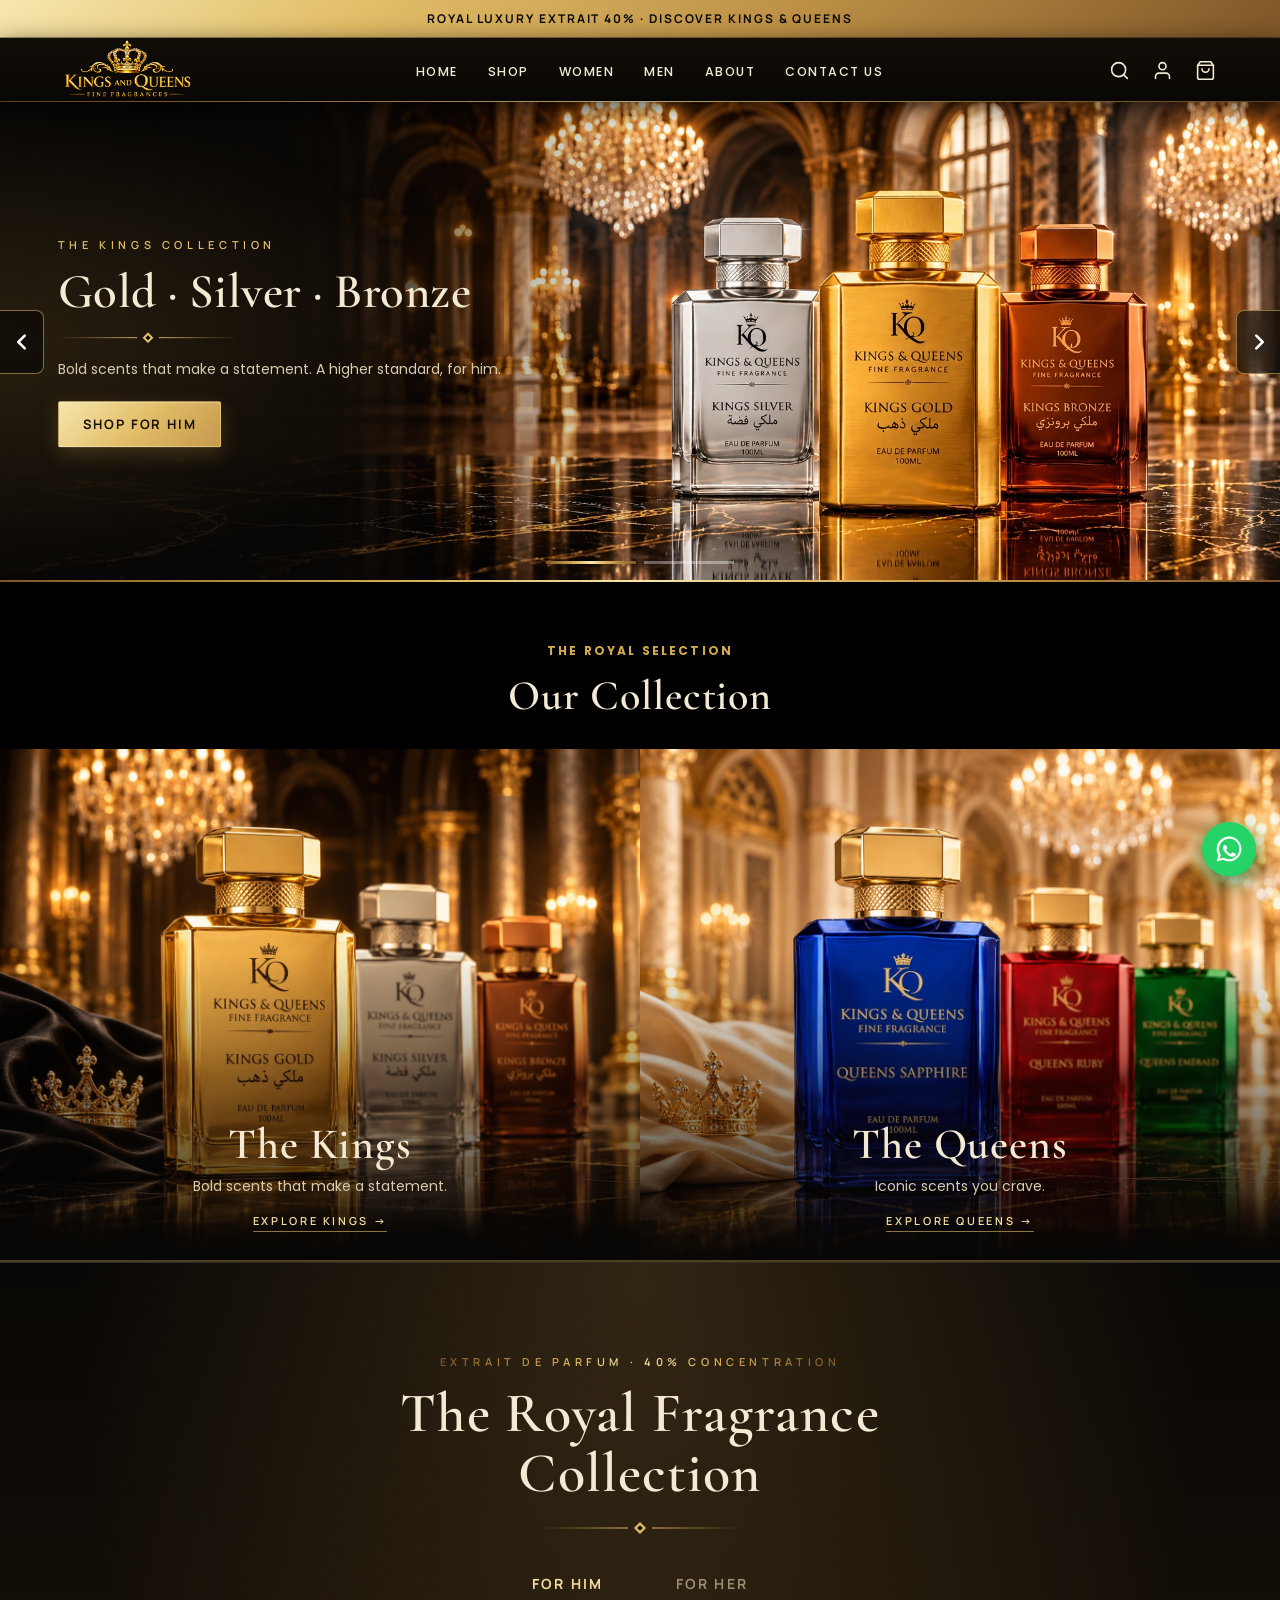
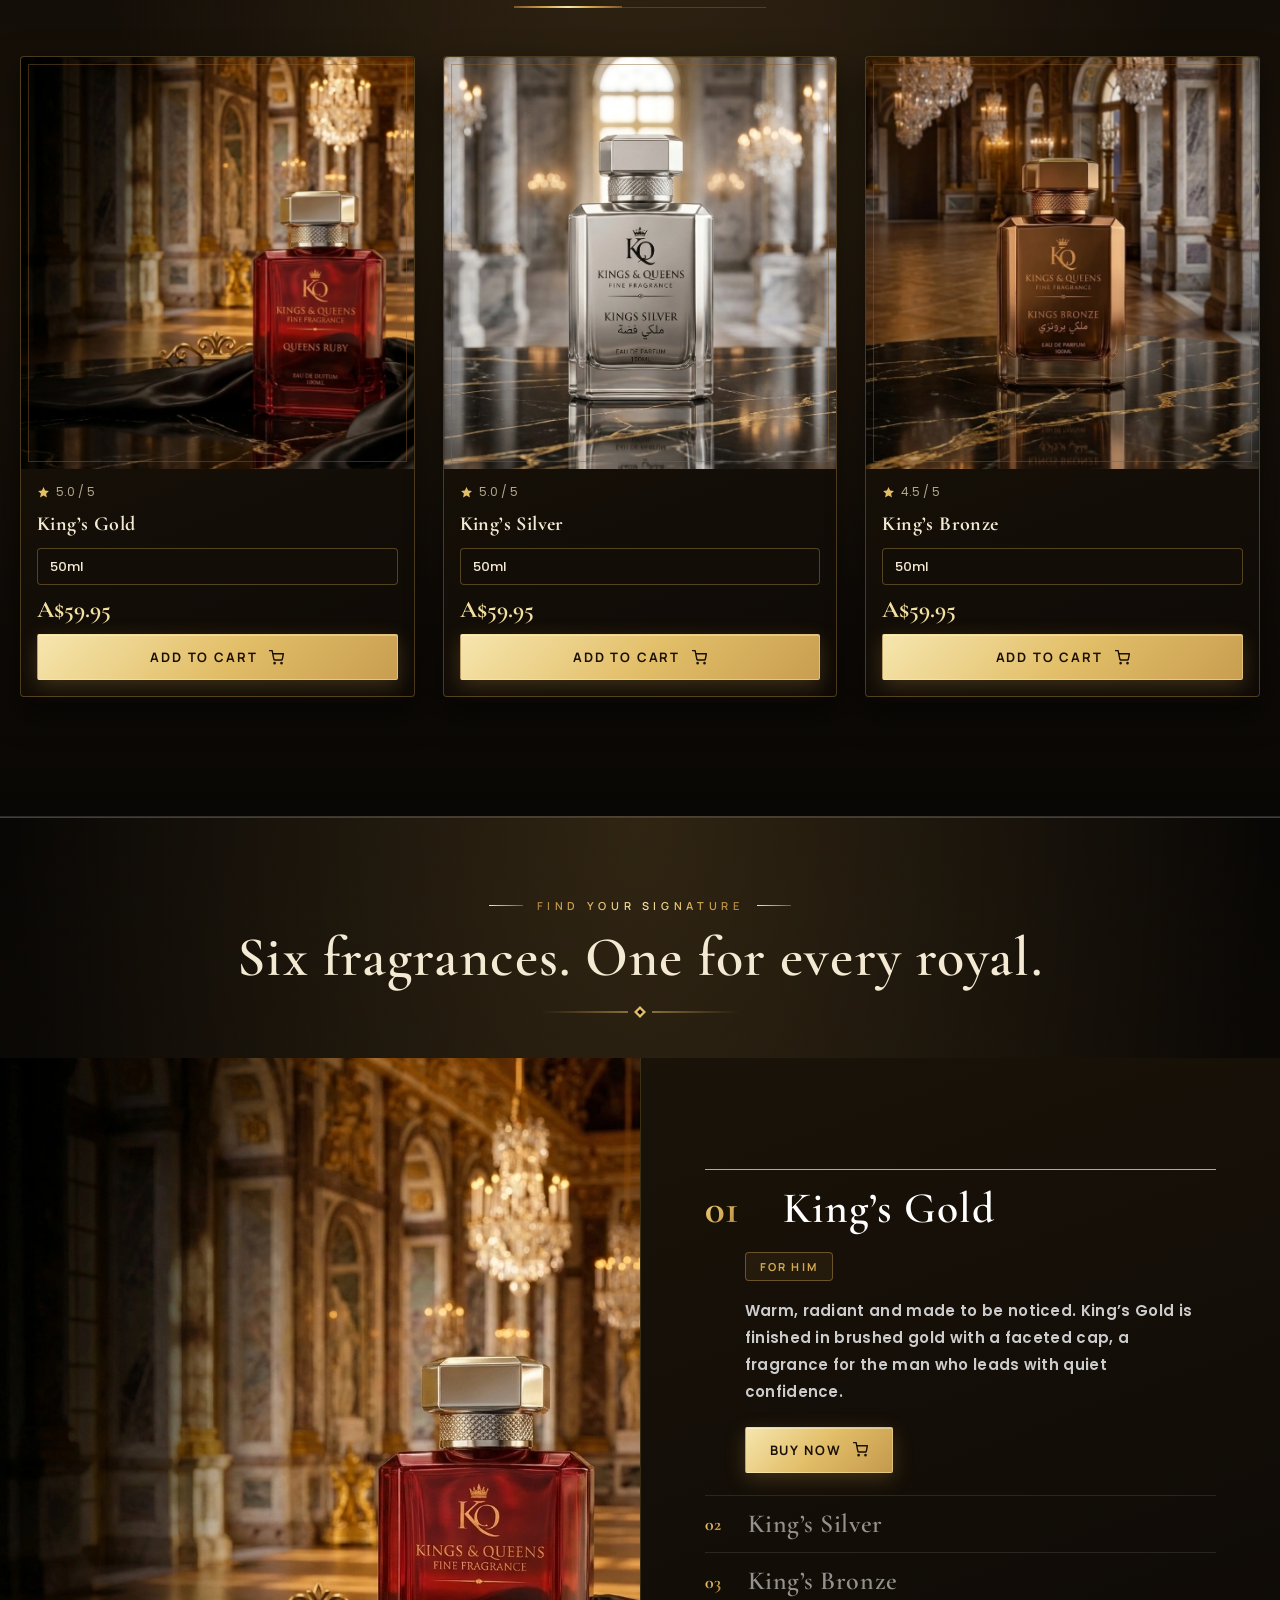
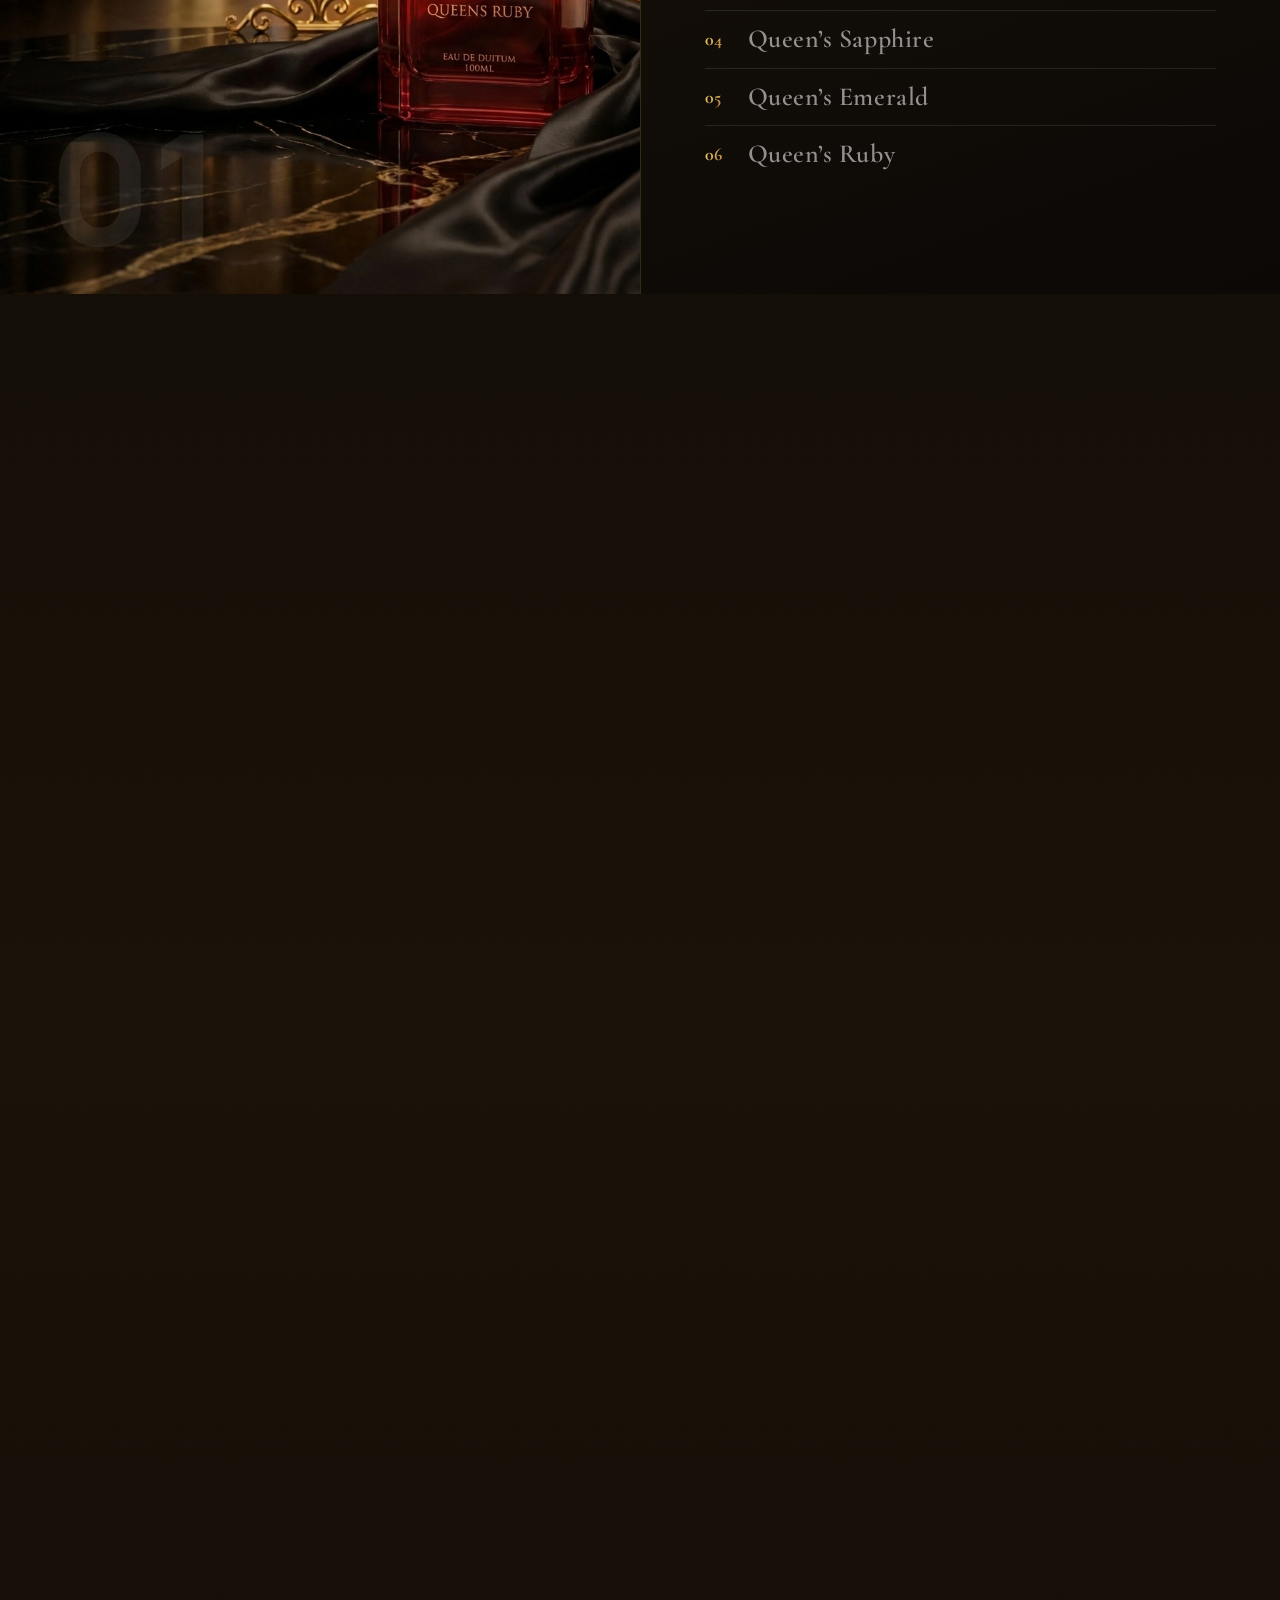
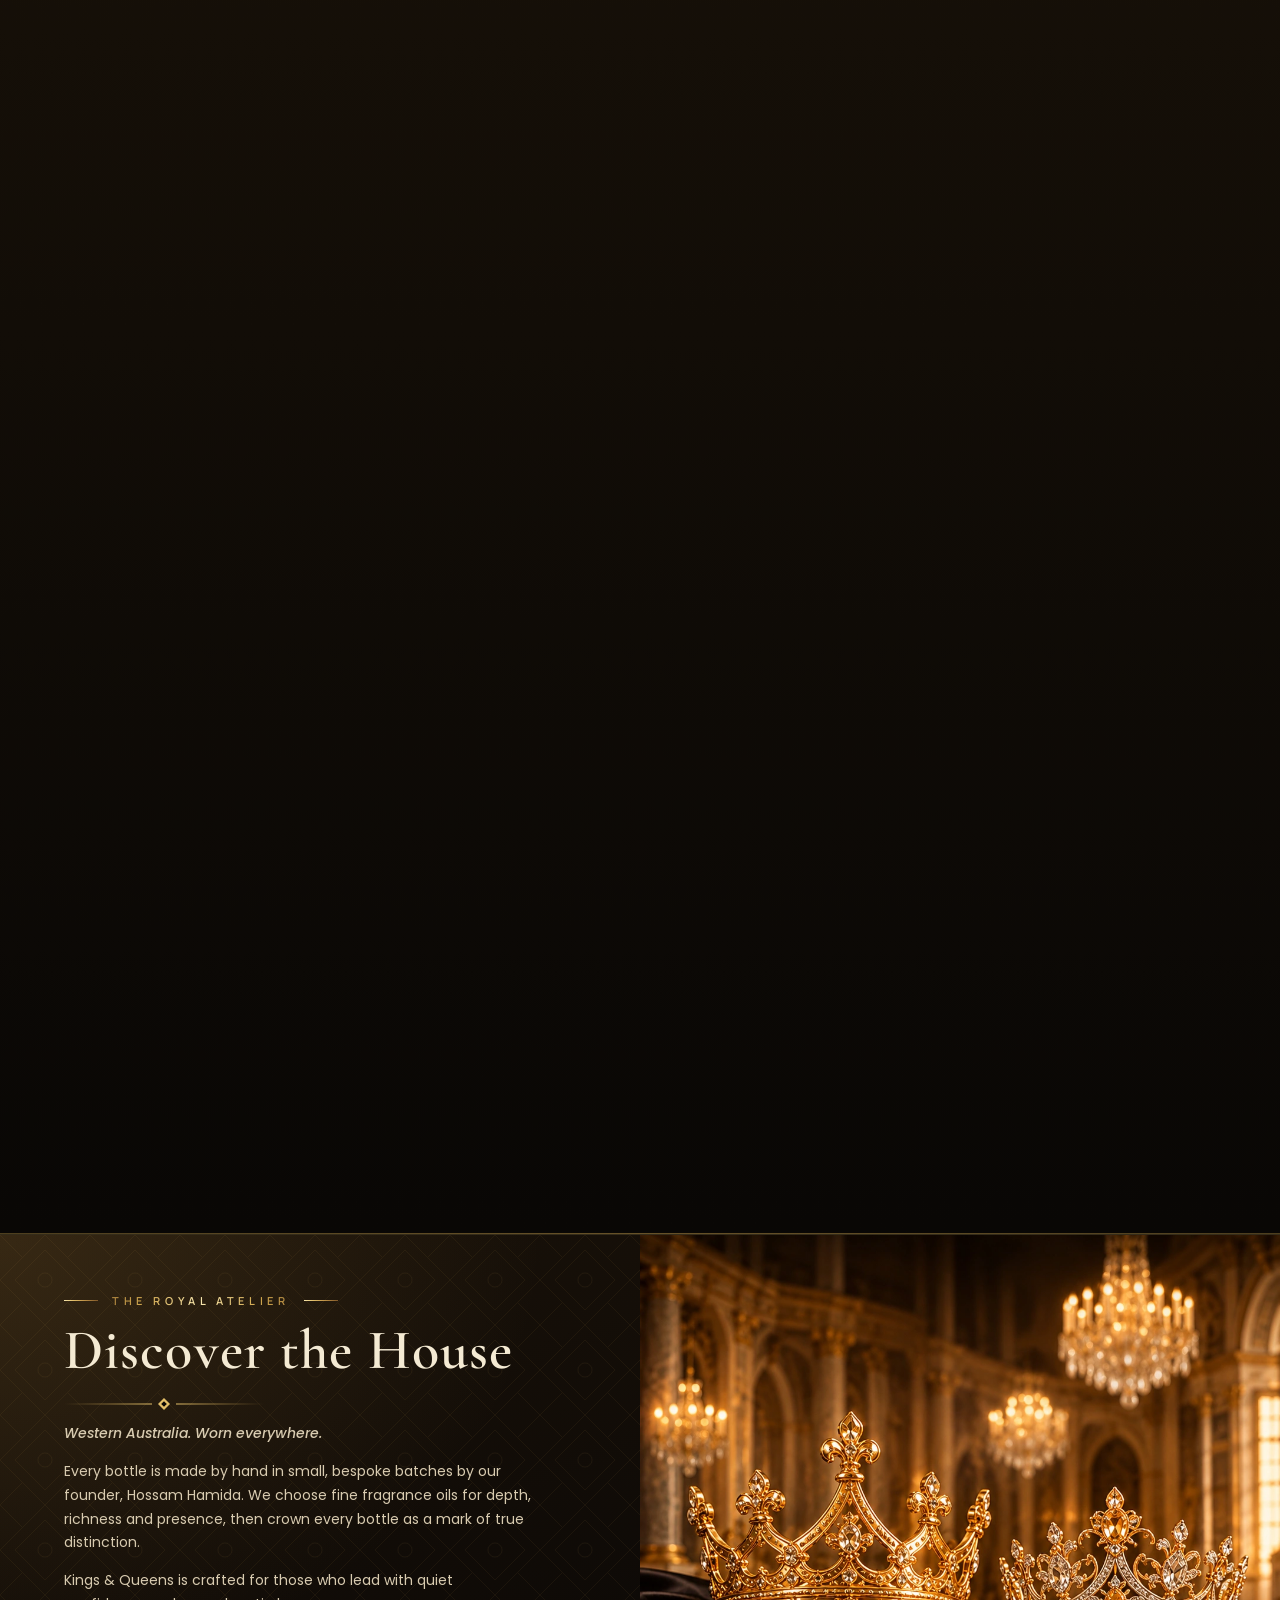
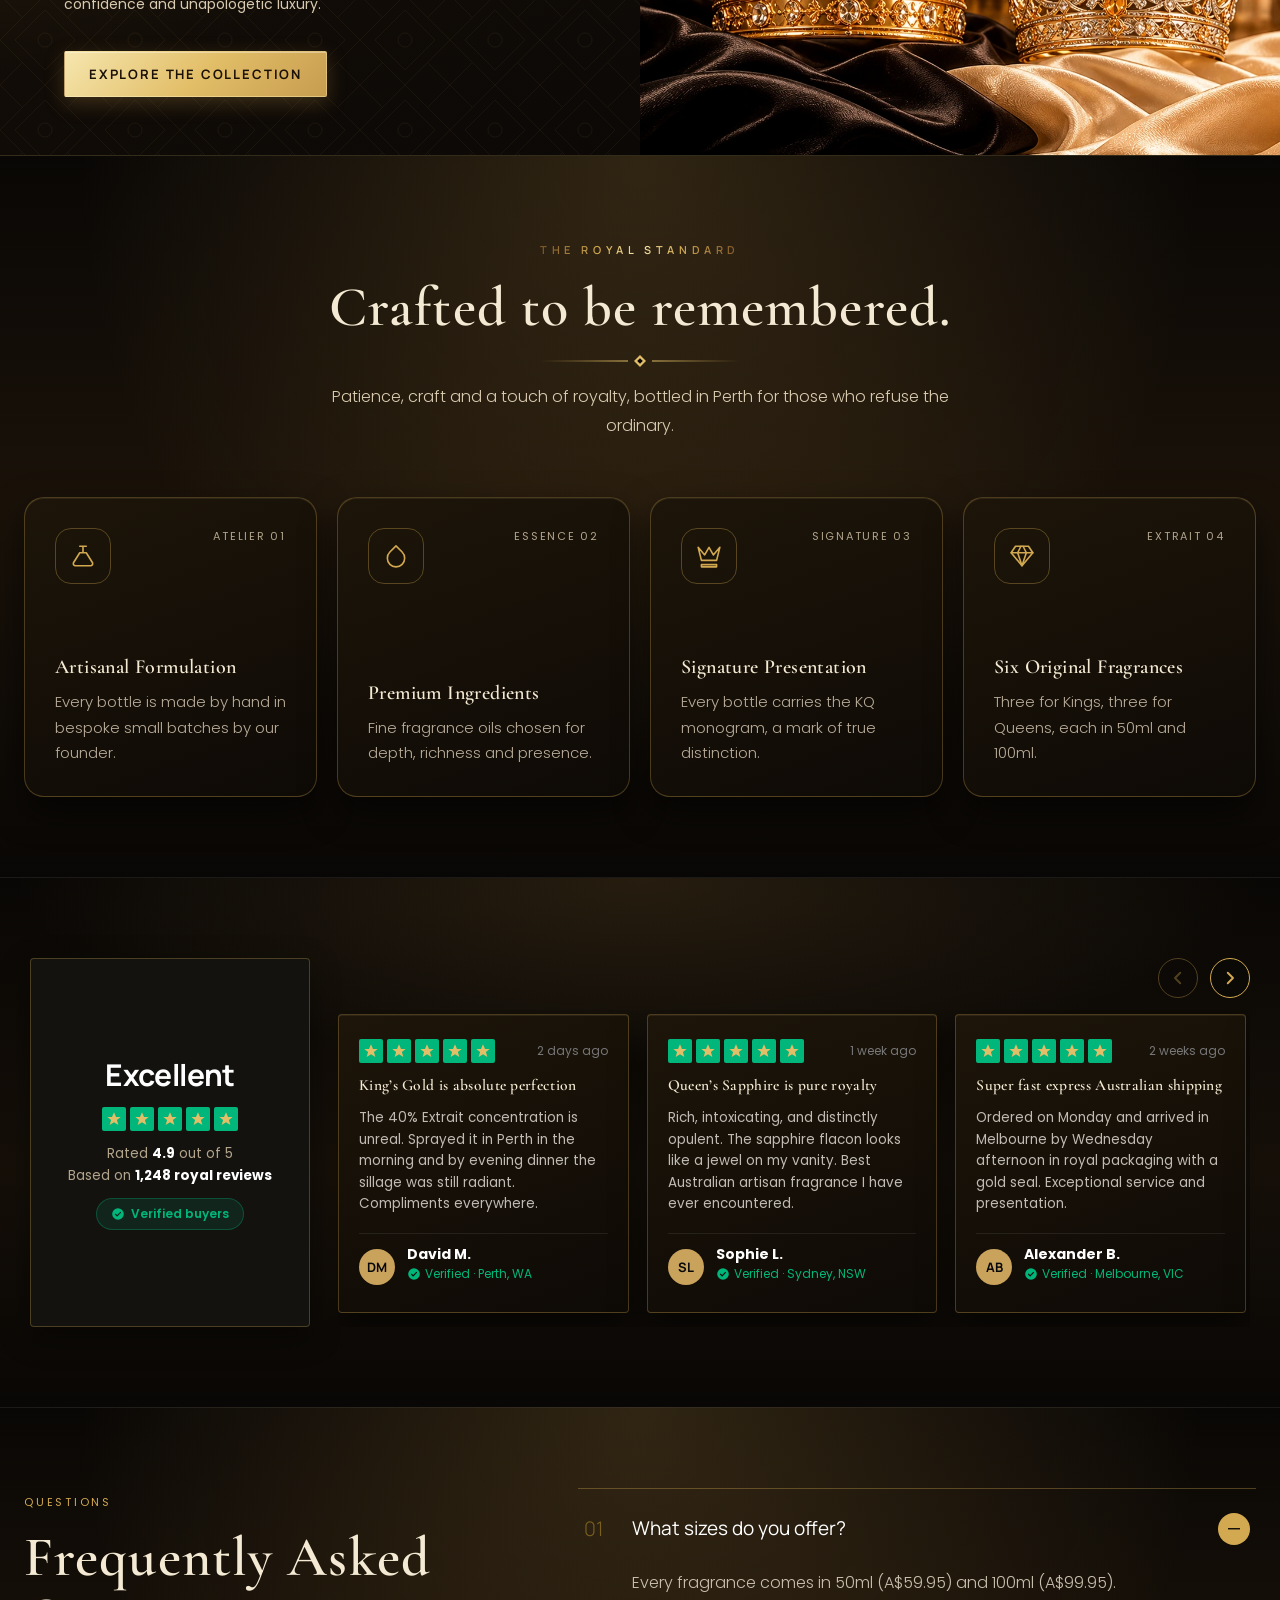
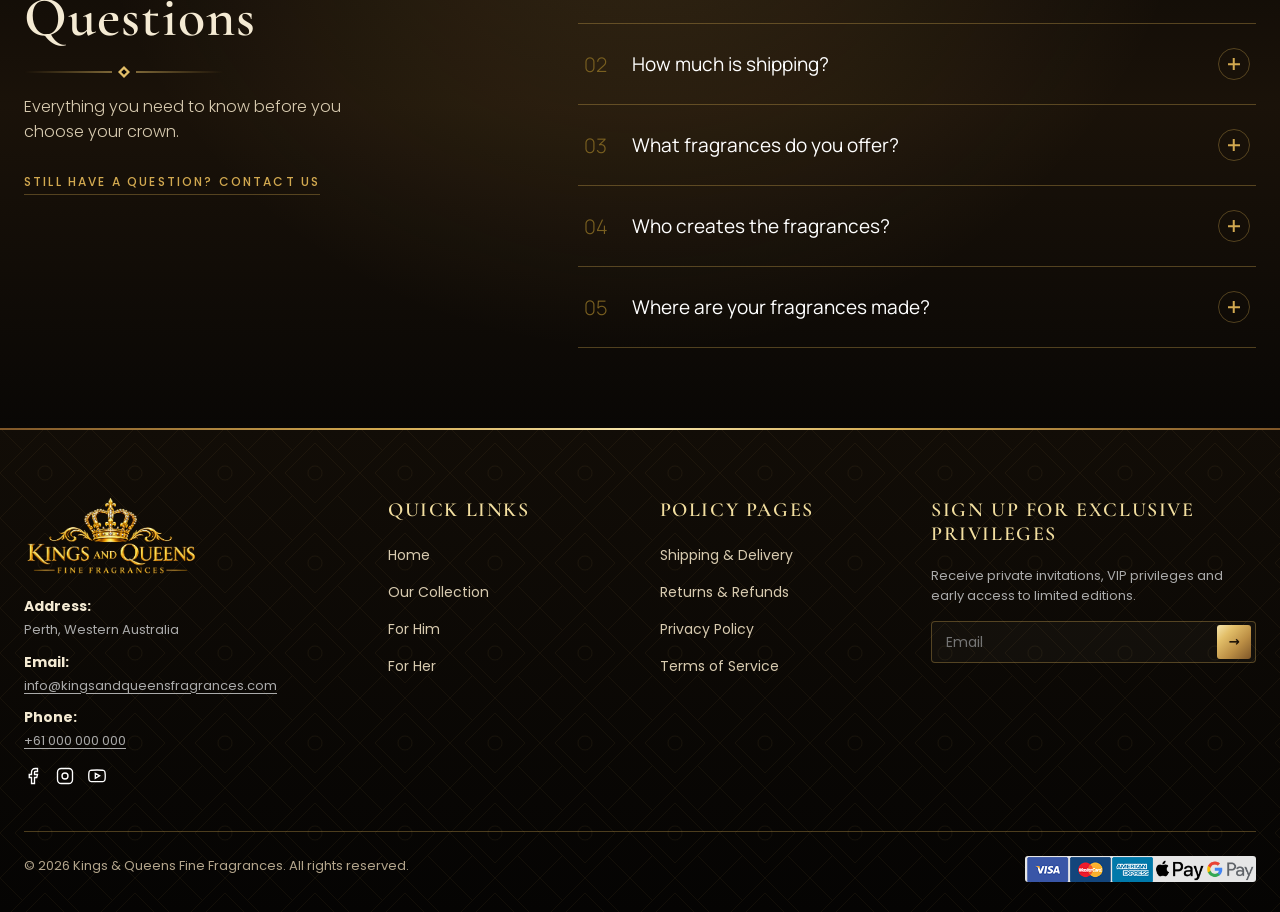
<file: index.html>
<!DOCTYPE html>
<html lang="en">

<head>
  <meta charset="UTF-8">
  <meta name="viewport" content="width=device-width, initial-scale=1, viewport-fit=cover">
  <title>Kings &amp; Queens Fine Fragrances | Australian Haute Parfumerie</title>
  <meta name="description"
    content="Where Luxury and Elegance Meet in Every Drop. Royal Extrait de Parfum by Kings &amp; Queens Fine Fragrance.">
  
  <!-- Favicon & App Icons -->
  <link rel="icon" type="image/x-icon" href="favicon.ico">
  <link rel="icon" type="image/png" sizes="32x32" href="favicon-32x32.png">
  <link rel="icon" type="image/png" sizes="16x16" href="favicon-16x16.png">
  <link rel="apple-touch-icon" sizes="180x180" href="asset/icon-180x180.png">
  <link rel="apple-touch-icon" href="app-icon.png">
  <link rel="manifest" href="site.webmanifest">
  <meta name="theme-color" content="#090705">
  <meta property="og:image" content="app-icon.png">
  <meta name="msapplication-TileColor" content="#090705">
  <link rel="preconnect" href="https://fonts.googleapis.com">
  <link rel="preconnect" href="https://fonts.gstatic.com" crossorigin>
  <link
    href="https://fonts.googleapis.com/css2?family=Cormorant+Garamond:ital,wght@0,500;0,600;0,700;1,500;1,600&family=Manrope:wght@400;500;600;700;800&family=Poppins:wght@300;400;500;600;700&display=swap"
    rel="stylesheet">
  <style>
    *,
    *::before,
    *::after {
      box-sizing: border-box;
      margin: 0;
      padding: 0
    }

    :root {
      --bk: #000000;
      --ch: #141414;
      --ch2: #1A1A1A;
      --gd: #D2A950;
      --gd2: #F3DFA0;
      --gd3: #BC8F45;
      --ln: rgba(210, 169, 80, 0.35);
      --mut: #A3A3A3;
      --hh: 64px
    }

    html {
      overflow-x: clip;
      scroll-behavior: smooth;
      scroll-padding-top: 70px
    }

    body {
      background: var(--bk);
      color: #fff;
      font-family: Poppins, system-ui, sans-serif;
      overflow-x: clip;
      -webkit-font-smoothing: antialiased
    }

    img {
      display: block;
      max-width: 100%;
      height: auto
    }

    a {
      text-decoration: none;
      color: inherit
    }

    button {
      font-family: inherit
    }

    h1,
    h2,
    h3,
    h4 {
      font-family: Manrope, sans-serif;
      font-weight: 600
    }

    .btn,
    button.btn,
    a.btn,
    .cd .btn,
    .kc-f .btn,
    .uc button,
    .fs-btn {
      display: inline-flex !important;
      align-items: center !important;
      justify-content: center !important;
      gap: 8px !important;
      background: linear-gradient(135deg, #F3DFA0 0%, #D2A950 35%, #BC8F45 70%, #8A5E2B 100%) !important;
      background-size: 200% auto !important;
      color: #000000 !important;
      font-family: 'Manrope', sans-serif !important;
      font-size: 13px !important;
      font-weight: 700 !important;
      letter-spacing: .08em !important;
      text-transform: uppercase !important;
      border: none !important;
      border-radius: 4px !important;
      padding: 13px 24px !important;
      cursor: pointer !important;
      text-decoration: none !important;
      position: relative !important;
      overflow: hidden !important;
      box-shadow: 0 4px 14px rgba(210, 169, 80, 0.25) !important;
      transition: background-position .35s, box-shadow .3s, opacity .2s !important;
    }

    .btn:hover,
    button.btn:hover,
    a.btn:hover,
    .cd .btn:hover,
    .pd-buy .btn:hover,
    .kc-f .btn:hover,
    .uc button:hover {
      background-position: right center !important;
      transform: none !important;
      box-shadow: 0 8px 26px rgba(210, 169, 80, 0.55) !important;
      color: #000000 !important;
    }

    .btn:active,
    button.btn:active,
    a.btn:active,
    .cd .btn:active,
    .kc-f .btn:active {
      transform: translateY(0) !important;
      box-shadow: 0 2px 8px rgba(201, 168, 76, .3) !important;
    }

    .btn::after,
    .cd .btn::after,
    .kc-f .btn::after {
      content: '' !important;
      position: absolute !important;
      top: -50% !important;
      left: -60% !important;
      width: 40% !important;
      height: 200% !important;
      background: linear-gradient(60deg, rgba(255, 255, 255, 0) 0%, rgba(255, 255, 255, 0.4) 50%, rgba(255, 255, 255, 0) 100%) !important;
      transform: rotate(25deg) !important;
      animation: btnShimmer 4s infinite cubic-bezier(0.4, 0, 0.2, 1) !important;
      pointer-events: none !important;
    }

    @keyframes btnShimmer {
      0% {
        left: -60%;
      }

      35% {
        left: 140%;
      }

      100% {
        left: 140%;
      }
    }

    /* announcement + header */
    .ann {
      background: linear-gradient(135deg, #BC8F45 0%, #8A5E2B 100%);
      color: #0A0A0A;
      text-align: center;
      padding: 10px 16px;
      font-family: 'Manrope', sans-serif;
      font-size: 12px;
      font-weight: 700;
      letter-spacing: .08em;
      text-transform: uppercase;
      box-shadow: 0 2px 10px rgba(201, 168, 76, .2);
      border-bottom: 1px solid rgba(0, 0, 0, 0.25)
    }

    .ann a {
      color: #0A0A0A;
      text-decoration: none;
      font-weight: 700;
      transition: opacity .2s;
      display: inline-block
    }

    .ann a:hover {
      opacity: .85
    }

    .hw {
      position: sticky;
      top: 0;
      z-index: 1000;
      background: #000
    }

    .hd {
      border-bottom: 1px solid rgba(255, 255, 255, .12);
      box-shadow: 0 4px 20px rgba(0, 0, 0, .6);
      position: relative
    }

    .hd-in {
      display: flex;
      align-items: center;
      justify-content: space-between;
      height: var(--hh);
      padding: 0 32px;
      max-width: 1220px;
      margin: 0 auto;
      gap: 28px
    }

    .logo img {
      height: 60px;
      width: auto;
      transition: height .3s
    }

    .hd.sc .logo img {
      height: 48px
    }

    .nav {
      display: flex;
      gap: 30px;
      list-style: none;
      flex: 1;
      justify-content: center
    }

    .nav a {
      font-size: 14px;
      color: #fff;
      transition: color .2s;
      white-space: nowrap
    }

    .nav a:hover {
      color: var(--gd)
    }

    .ics {
      display: flex;
      gap: 18px;
      align-items: center
    }

    .ib {
      background: none;
      border: 0;
      color: #fff;
      cursor: pointer;
      position: relative;
      display: flex;
      padding: 2px
    }

    .ib svg {
      width: 21px;
      height: 21px;
      fill: none;
      stroke: #fff;
      stroke-width: 1.8;
      stroke-linecap: round;
      stroke-linejoin: round
    }

    .ib:hover svg {
      stroke: var(--gd)
    }

    .cb {
      position: absolute;
      top: -6px;
      right: -8px;
      background: var(--gd);
      color: #000;
      font-size: 10px;
      font-weight: 700;
      width: 17px;
      height: 17px;
      border-radius: 50%;
      display: grid;
      place-items: center
    }

    .sd {
      display: none;
      position: absolute;
      top: 100%;
      left: 0;
      right: 0;
      background: #000;
      padding: 14px 32px;
      border-top: 1px solid rgba(255, 255, 255, .1)
    }

    .sd.on {
      display: block
    }

    .sf {
      display: flex;
      align-items: center;
      border: 1px solid var(--ln);
      border-radius: 4px;
      padding: 4px 14px;
      max-width: 600px;
      margin: 0 auto
    }

    .sf input {
      flex: 1;
      background: none;
      border: 0;
      outline: 0;
      color: #fff;
      padding: 10px 0;
      font: 400 14px Poppins, sans-serif
    }

    .sf button {
      background: none;
      border: 0;
      cursor: pointer;
      display: flex
    }

    .sf svg {
      width: 18px;
      height: 18px;
      fill: none;
      stroke: var(--gd);
      stroke-width: 2
    }

    .mh {
      display: none;
      align-items: center;
      justify-content: space-between;
      height: var(--hh);
      padding: 0 16px
    }

    .mh .ics {
      gap: 12px
    }

    .mh .ib svg {
      width: 20px;
      height: 20px
    }

    .bg {
      background: none;
      border: 0;
      cursor: pointer;
      display: flex;
      flex-direction: column;
      gap: 5px;
      padding: 8px
    }

    .bg i {
      display: block;
      width: 22px;
      height: 2px;
      background: #fff
    }

    .ov {
      position: fixed;
      inset: 0;
      background: rgba(0, 0, 0, .6);
      z-index: 1098;
      display: none
    }

    .ov.on {
      display: block
    }

    .dr {
      position: fixed;
      top: 0;
      left: 0;
      bottom: 0;
      width: min(340px, 88vw);
      background: var(--bk);
      border-right: 1px solid var(--ln);
      z-index: 1099;
      transform: translateX(-100%);
      transition: transform .35s;
      display: flex;
      flex-direction: column;
      overflow-y: auto
    }

    .dr.on {
      transform: none
    }

    .dr-h {
      display: flex;
      justify-content: space-between;
      align-items: center;
      padding: 16px 20px;
      border-bottom: 1px solid rgba(255, 255, 255, .1)
    }

    .dr-h img {
      height: 30px
    }

    .dr-x {
      width: 34px;
      height: 34px;
      border-radius: 50%;
      border: 1px solid var(--gd);
      background: none;
      color: var(--gd);
      cursor: pointer
    }

    .dr .sf {
      margin: 16px 20px;
      max-width: none
    }

    .dr a.l {
      display: flex;
      justify-content: space-between;
      padding: 16px 22px;
      border-bottom: 1px solid rgba(255, 255, 255, .08);
      font: 400 14px Manrope, sans-serif;
      letter-spacing: .04em
    }

    .dr a.l:after {
      content: "›";
      color: var(--gd)
    }

    .dr-f {
      margin-top: auto;
      padding: 20px;
      font-size: 12px;
      color: var(--mut);
      line-height: 1.7;
      border-top: 1px solid rgba(255, 255, 255, .08)
    }

    @media(max-width:900px) {
      .hd-in {
        display: none
      }

      .mh {
        display: flex
      }

      .sd {
        display: none !important
      }
    }

    /* hero */

    /* Hero Arrows (Touching Section Edges with Glassmorphic Blur & Gold Hover) */
    .hero {
      position: relative;
      overflow: hidden;
      background: var(--bk);
      aspect-ratio: 1024/470;
    }

    .hero-arrow {
      position: absolute;
      top: 50%;
      transform: translateY(-50%);
      width: 44px;
      height: 64px;
      background: rgba(11, 10, 8, 0.7);
      backdrop-filter: blur(10px);
      border: 1px solid rgba(201, 168, 76, 0.5);
      color: #fff;
      display: flex;
      align-items: center;
      justify-content: center;
      cursor: pointer;
      z-index: 10;
      transition: all 0.25s ease
    }

    .hero-arrow svg {
      width: 22px;
      height: 22px;
      fill: none;
      stroke: #fff;
      stroke-width: 2.8;
      stroke-linecap: round;
      stroke-linejoin: round;
      transition: stroke 0.25s ease
    }

    .hero-arrow.hero-prev {
      left: 0;
      border-left: none;
      border-radius: 0 8px 8px 0
    }

    .hero-arrow.hero-next {
      right: 0;
      border-right: none;
      border-radius: 8px 0 0 8px
    }

    .hero-arrow:hover {
      background: linear-gradient(135deg, #BC8F45 0%, #8A5E2B 100%) !important;
      border-color: #BC8F45 !important;
      box-shadow: 0 0 24px rgba(201, 168, 76, 0.7) !important;
      transform: translateY(-50%) scale(1.04) !important
    }

    .hero-arrow:hover svg {
      stroke: #0A0A0A !important
    }

    @media(max-width:768px) {
      .hero-arrow {
        width: 36px;
        height: 52px
      }

      .hero-arrow svg {
        width: 18px;
        height: 18px
      }
    }

    .sl {
      position: absolute;
      inset: 0;
      display: block;
      clip-path: inset(0 100% 0 0);
      transition: clip-path 1.1s cubic-bezier(.7, 0, .2, 1);
      z-index: 1
    }

    .sl.on {
      clip-path: inset(0);
      z-index: 2
    }

    .sl.pv {
      clip-path: inset(0);
      z-index: 1
    }

    .sl img {
      width: 100%;
      height: 100%;
      object-fit: cover
    }

    .dots {
      position: absolute;
      bottom: 12px;
      left: 0;
      right: 0;
      display: flex;
      gap: 8px;
      justify-content: center;
      z-index: 5
    }

    .dots button {
      flex: 0 1 90px;
      height: 16px;
      background: none;
      border: 0;
      padding: 6px 0;
      cursor: pointer
    }

    .dots i {
      display: block;
      height: 3px;
      background: rgba(255, 255, 255, .35);
      position: relative
    }

    .dots i:after {
      content: "";
      position: absolute;
      inset: 0 auto 0 0;
      width: 0;
      background: var(--gd)
    }

    .dots .on i:after {
      animation: kqp 6s linear forwards
    }

    @keyframes kqp {
      to {
        width: 100%
      }
    }

    @media(max-width:999px) {
      .hero {
        aspect-ratio: 850/1024;
        max-height: 88vh;
      }
    }

    /* bento */
    .sec {
      padding: 80px 20px
    }

    .wrap {
      max-width: 1220px;
      margin: 0 auto
    }

    .sh {
      text-align: center;
      font-size: clamp(26px, 4vw, 38px);
      letter-spacing: .06em;
      margin-bottom: 36px
    }

    .bento {
      display: grid;
      grid-template-columns: repeat(12, 1fr);
      grid-template-rows: auto auto;
      gap: 10px
    }

    .bt {
      position: relative;
      overflow: hidden;
      min-height: 280px;
      border: 1px solid var(--ln);
      border-radius: 4px;
      cursor: pointer;
      display: block
    }

    .bt.a {
      grid-column: 1/8;
      grid-row: 1/3;
      min-height: 580px
    }

    .bt.b {
      grid-column: 8/13
    }

    .bt.c {
      grid-column: 8/13
    }

    .bt img {
      position: absolute;
      inset: 0;
      width: 100%;
      height: 100%;
      object-fit: cover;
      transition: transform .8s
    }

    .bt:hover img {
      transform: scale(1.05)
    }

    .bt:after {
      content: "";
      position: absolute;
      inset: 0;
      background: rgba(0, 0, 0, .42)
    }

    .bt div {
      position: absolute;
      left: 0;
      bottom: 0;
      padding: 28px;
      z-index: 2
    }

    .bt h3 {
      font-size: 28px;
      margin-bottom: 6px;
      font-weight: 500
    }

    .bt.a h3 {
      font-size: 36px
    }

    .bt p {
      font-size: 14px;
      color: #ddd;
      font-weight: 300
    }

    @media(max-width:989px) {
      .bento {
        grid-template-columns: repeat(2, 1fr)
      }

      .bt.a {
        grid-column: 1/3;
        min-height: 400px
      }

      .bt.b,
      .bt.c {
        grid-column: auto
      }
    }

    @media(max-width:599px) {
      .bento {
        grid-template-columns: 1fr
      }

      .bt.a {
        grid-column: auto;
        min-height: 300px
      }
    }

    /* collection rail */
    .tabs-wrap {
      display: flex;
      justify-content: center;
      margin-bottom: 36px;
      width: 100%
    }

    .tabs {
      display: inline-flex;
      justify-content: center;
      align-items: center;
      gap: 36px;
      border-bottom: 1px solid rgba(255, 255, 255, .15);
      margin: 0;
      padding: 0;
      overflow: visible;
      scrollbar-width: none
    }

    .tabs::-webkit-scrollbar {
      display: none
    }

    .tab {
      background: none;
      border: 0;
      color: #888888;
      font: 700 14px 'Manrope', sans-serif;
      letter-spacing: .08em;
      text-transform: uppercase;
      padding: 10px 18px 14px;
      cursor: pointer;
      position: relative;
      white-space: nowrap;
      transition: color .2s ease
    }

    .tab:hover {
      color: #ffffff
    }

    .tab.on {
      color: #ffffff
    }

    .tab.on:after {
      content: "";
      position: absolute;
      left: 0;
      right: 0;
      bottom: -1px;
      height: 2px;
      background: var(--gd)
    }

    /* Desktop Product Grid: 3 cards per row, zero arrows */
    .rw {
      position: relative;
      width: 100%;
    }

    @media(min-width: 861px) {
      .rw {
        margin: 0 !important;
        padding: 0 !important;
      }

      .rail {
        display: grid !important;
        grid-template-columns: repeat(3, 1fr) !important;
        gap: 28px !important;
        overflow: visible !important;
        padding: 12px 0 24px !important;
        width: 100% !important;
      }

      .cd {
        width: 100% !important;
        max-width: 100% !important;
        flex: none !important;
        box-sizing: border-box !important;
      }

      .ar {
        display: none !important;
      }
    }

    @media(max-width: 860px) {
      .rw {
        margin: 0 -16px;
        padding: 0 16px;
      }

      .rail {
        display: flex !important;
        gap: 16px !important;
        overflow-x: auto !important;
        scroll-snap-type: x mandatory !important;
        -webkit-overflow-scrolling: touch !important;
        scrollbar-width: none !important;
        padding: 10px 4px 20px !important;
      }

      .rail::-webkit-scrollbar {
        display: none !important;
      }

      .cd {
        flex: 0 0 calc(84vw - 20px) !important;
        width: calc(84vw - 20px) !important;
        max-width: 320px !important;
        scroll-snap-align: center !important;
        box-sizing: border-box !important;
      }

      .ar {
        display: none !important;
      }
    }

    .cd {
      background: #141414;
      border: 1px solid rgba(210, 169, 80, 0.22);
      border-radius: 4px;
      display: flex;
      flex-direction: column;
      transition: border-color .3s ease, box-shadow .3s ease;
      transform: none !important;
      position: relative;
    }

    .cd:hover {
      border-color: #D2A950 !important;
      transform: none !important;
      box-shadow: 0 10px 30px rgba(0, 0, 0, 0.75) !important;
    }

    .cd-im {
      position: relative !important;
      background: #FFFFFF !important;
      aspect-ratio: 1 / 1.05 !important;
      width: 100% !important;
      padding: 18px !important;
      overflow: hidden !important;
      cursor: pointer !important;
      display: block !important;
      border-radius: 4px 4px 0 0 !important;
      box-sizing: border-box !important;
    }

    .cd-im img {
      position: absolute !important;
      top: 18px !important;
      left: 18px !important;
      width: calc(100% - 36px) !important;
      height: calc(100% - 36px) !important;
      object-fit: contain !important;
      display: block !important;
      pointer-events: none !important;
      margin: 0 !important;
      filter: none !important;
      backface-visibility: hidden !important;
      -webkit-backface-visibility: hidden !important;
      transform: translateZ(0) !important;
    }

    .cd-im .img-main {
      position: absolute;
      z-index: 1;
      opacity: 1;
      transition: opacity 0.4s ease;
    }

    .cd-im .img-hover {
      position: absolute;
      inset: 18px;
      width: calc(100% - 36px);
      height: calc(100% - 36px);
      object-fit: contain;
      opacity: 0;
      z-index: 2;
      transition: opacity 0.4s ease;
      pointer-events: none;
    }

    .cd:hover .cd-im .img-hover {
      opacity: 1;
    }

    .cd-i {
      padding: 14px 16px 16px;
      display: flex;
      flex-direction: column;
      gap: 10px;
      flex: 1
    }

    .rt {
      display: flex;
      align-items: center;
      gap: 6px;
      font-size: 12px;
      color: var(--mut)
    }

    .rt svg {
      width: 13px;
      height: 13px;
      fill: var(--gd)
    }

    .nm {
      font: 600 15px/1.35 Manrope, sans-serif;
      cursor: pointer
    }

    .sz {
      appearance: none;
      background: var(--ch2) url("data:image/svg+xml,%3Csvg xmlns='http://www.w3.org/2000/svg' width='14' height='14' viewBox='0 0 24 24' fill='none' stroke='%23C9A84C' stroke-width='2.5' stroke-linecap='round'%3E%3Cpath d='M6 9l6 6 6-6'/%3E%3C/svg%3E") no-repeat right 10px center;
      color: #fff;
      border: 1px solid var(--ln) !important;
      border-radius: 4px;
      padding: 8px 30px 8px 12px;
      font: 500 13px Poppins, sans-serif;
      cursor: pointer;
      outline: 0
    }

    .sz option {
      background: var(--ch2);
      color: #fff
    }

    .pr {
      display: flex;
      gap: 8px;
      align-items: baseline
    }

    .pr b {
      font-size: 18px
    }

    .pr s {
      color: #777;
      font-size: 13px
    }

    .cd .btn {
      margin-top: auto;
      padding: 12px
    }

    /* full-width banner */
    .ban {
      position: relative;
      height: min(80vh, 680px);
      overflow: hidden
    }

    .ban>img {
      width: 100%;
      height: 100%;
      object-fit: cover;
      object-position: 50% 28%
    }

    .ban:after {
      content: "";
      position: absolute;
      inset: 0;
      background: rgba(0, 0, 0, .4)
    }

    .ban div {
      position: absolute;
      z-index: 2;
      left: 6vw;
      bottom: 9vh;
      max-width: 540px;
      padding-right: 5vw
    }

    .ban h2 {
      font-size: clamp(28px, 4.5vw, 52px);
      line-height: 1.12;
      margin-bottom: 14px
    }

    .ban p {
      color: #ddd;
      font-weight: 300;
      line-height: 1.7;
      margin-bottom: 22px
    }

    /* features */
    .ft {
      display: grid;
      grid-template-columns: repeat(4, 1fr);
      gap: 20px;
      margin-top: 56px
    }

    .fh {
      max-width: 640px;
      margin: 0 auto;
      text-align: center
    }

    .fh small {
      font-size: 11px;
      font-weight: 500;
      letter-spacing: .28em;
      text-transform: uppercase;
      color: var(--gd)
    }

    .fh h2 {
      font-size: clamp(30px, 4.2vw, 48px);
      line-height: 1.16;
      margin: 16px 0
    }

    .fh p {
      color: var(--mut);
      font-weight: 300;
      line-height: 1.8
    }

    .fc {
      position: relative;
      height: 300px;
      padding: 30px;
      border: 1px solid var(--ln);
      border-radius: 20px;
      background: var(--ch);
      display: flex;
      flex-direction: column;
      justify-content: space-between;
      transition: border-color .2s
    }

    .fc:hover {
      border-color: var(--gd)
    }

    .fc-t {
      display: flex;
      justify-content: space-between;
      align-items: flex-start
    }

    .chip {
      width: 56px;
      height: 56px;
      border: 1px solid var(--ln);
      border-radius: 16px;
      display: grid;
      place-items: center
    }

    .chip svg {
      width: 26px;
      height: 26px;
      fill: none;
      stroke: var(--gd);
      stroke-width: 1.5;
      stroke-linecap: round;
      stroke-linejoin: round
    }

    .fc-t span {
      font-size: 11px;
      letter-spacing: .16em;
      text-transform: uppercase;
      color: var(--mut)
    }

    .fc h3 {
      font-size: 20px;
      font-weight: 400;
      margin-bottom: 10px
    }

    .fc p {
      font-size: 15px;
      font-weight: 300;
      line-height: 1.7;
      color: #b8ac99
    }

    @media(max-width:1023px) {
      .ft {
        grid-template-columns: repeat(2, 1fr)
      }
    }

    @media(max-width:640px) {
      .ft {
        grid-template-columns: 1fr;
        gap: 12px;
        margin-top: 36px
      }

      .fc {
        height: auto;
        gap: 44px;
        padding: 24px
      }
    }

    /* editorial split sections */
    .ed {
      display: grid;
      grid-template-columns: 1.05fr 0.95fr;
      min-height: 760px;
      background: var(--ch);
      align-items: stretch
    }

    .ed-i {
      position: relative;
      overflow: hidden;
      min-height: 640px;
      background: var(--ch2)
    }

    .ed-i img {
      position: absolute;
      inset: 0;
      width: 100%;
      height: 100%;
      object-fit: cover;
      object-position: center top;
      transition: transform 0.6s ease
    }

    .ed:hover .ed-i img {
      transform: scale(1.03)
    }

    @media(max-width:900px) {
      .ed {
        grid-template-columns: 1fr;
        min-height: auto
      }

      .ed-i {
        min-height: 420px
      }
    }

    .ed.alt {
      background: var(--bk)
    }

    .ed-c {
      display: flex;
      flex-direction: column;
      justify-content: center;
      padding: clamp(32px, 6vw, 100px);
      max-width: 680px;
      width: 100%
    }

    .ed-c>small {
      font: 500 11px Poppins, sans-serif;
      letter-spacing: .14em;
      text-transform: uppercase;
      color: var(--mut);
      margin-bottom: 14px
    }

    .ed-c h2 {
      font: 700 clamp(28px, 3.4vw, 44px)/1.15 Manrope, sans-serif;
      letter-spacing: -.01em;
      margin-bottom: 12px
    }

    .ed-c p {
      font: 300 15px/1.85 Poppins, sans-serif;
      color: #bdbdbd;
      margin-bottom: 16px
    }

    .ed-c p.sub {
      color: var(--mut);
      font-size: 14px;
      margin-bottom: 26px
    }

    .ed-i {
      position: relative;
      overflow: hidden;
      min-height: 380px;
      background: var(--ch2)
    }

    .ed-i img {
      position: absolute;
      inset: 0;
      width: 100%;
      height: 100%;
      object-fit: cover;
      transition: opacity .6s
    }

    .ed-i img.h {
      opacity: 0
    }

    .et {
      display: flex;
      gap: 26px;
      border-bottom: 1px solid #333;
      margin-bottom: 28px;
      overflow-x: auto;
      scrollbar-width: none
    }

    .et::-webkit-scrollbar {
      display: none
    }

    .et button {
      background: none;
      border: 0;
      border-bottom: 2px solid transparent;
      margin-bottom: -1px;
      color: #888;
      font: 500 13px Poppins, sans-serif;
      padding: 0 2px 12px;
      cursor: pointer;
      white-space: nowrap;
      transition: color .25s, border-color .25s
    }

    .et button:hover {
      color: #fff
    }

    .et button.on {
      color: #fff;
      border-bottom-color: var(--gd)
    }

    .ep {
      display: none
    }

    .ep.on {
      display: block
    }

    .ep h3 {
      font: 700 26px Manrope, sans-serif;
      margin-bottom: 8px
    }

    .ep .nt {
      font: 500 13px Poppins, sans-serif;
      color: var(--mut);
      margin-bottom: 14px
    }

    .ep .bf {
      font-size: 13px;
      color: #fff
    }

    .lk {
      display: inline-block;
      margin-top: 10px;
      font: 600 12px Poppins, sans-serif;
      letter-spacing: .1em;
      text-transform: uppercase;
      color: #fff;
      border-bottom: 1px solid var(--gd);
      padding-bottom: 4px;
      transition: color .2s
    }

    .lk:hover {
      color: var(--gd)
    }

    @media(max-width:860px) {
      .ed {
        grid-template-columns: 1fr;
        min-height: 0
      }

      .ed-i {
        min-height: 0;
        aspect-ratio: 4/3;
        order: -1
      }

      .ed-c {
        max-width: none;
        padding: 40px 22px 48px
      }
    }

    /* faq */
    .fq {
      display: grid;
      grid-template-columns: 5fr 7fr;
      gap: 70px;
      max-width: 1150px;
      margin: 0 auto;
      align-items: start
    }

    .fq-s {
      position: sticky;
      top: 110px
    }

    .fq-s small {
      font-size: 11px;
      letter-spacing: .25em;
      text-transform: uppercase;
      color: var(--gd)
    }

    .fq-s h2 {
      font-size: clamp(30px, 4vw, 46px);
      line-height: 1.15;
      margin: 14px 0 16px
    }

    .fq-s p {
      color: var(--mut);
      font-weight: 300;
      margin-bottom: 24px;
      max-width: 340px
    }

    .fq-s a {
      color: var(--gd);
      font: 500 12px Poppins, sans-serif;
      letter-spacing: .18em;
      text-transform: uppercase;
      border-bottom: 1px solid var(--ln);
      padding-bottom: 4px
    }

    .fi {
      border-bottom: 1px solid var(--ln)
    }

    .fi:first-child {
      border-top: 1px solid var(--ln)
    }

    .fi button {
      width: 100%;
      display: flex;
      align-items: center;
      gap: 18px;
      background: none;
      border: 0;
      color: #fff;
      text-align: left;
      padding: 24px 6px;
      cursor: pointer
    }

    .fi .n {
      font: 300 20px Manrope, sans-serif;
      color: #7A6020;
      min-width: 30px
    }

    .fi .t {
      flex: 1;
      font: 400 clamp(16px, 1.6vw, 19px)/1.4 Manrope, sans-serif
    }

    .fi .c {
      width: 32px;
      height: 32px;
      border: 1px solid var(--ln);
      border-radius: 50%;
      position: relative;
      flex: none;
      transition: .3s
    }

    .fi .c:before,
    .fi .c:after {
      content: "";
      position: absolute;
      left: 50%;
      top: 50%;
      width: 12px;
      height: 1.5px;
      background: var(--gd);
      transform: translate(-50%, -50%);
      transition: .3s
    }

    .fi .c:after {
      transform: translate(-50%, -50%) rotate(90deg)
    }

    .fi.on .c {
      background: var(--gd)
    }

    .fi.on .c:before,
    .fi.on .c:after {
      background: var(--bk)
    }

    .fi.on .c:after {
      transform: translate(-50%, -50%) rotate(0)
    }

    .fi .a {
      display: grid;
      grid-template-rows: 0fr;
      transition: grid-template-rows .4s
    }

    .fi.on .a {
      grid-template-rows: 1fr
    }

    .fi .a div {
      overflow: hidden
    }

    .fi .a p {
      padding: 0 6px 26px 54px;
      color: #C9BFAE;
      font-weight: 300;
      line-height: 1.8
    }

    @media(max-width:860px) {
      .fq {
        grid-template-columns: 1fr;
        gap: 30px
      }

      .fq-s {
        position: static
      }

      .fi .a p {
        padding-left: 44px
      }
    }

    /* footer */
    .ft2 {
      background: #000;
      padding: 70px 24px 30px;
      border-top: 1px solid rgba(255, 255, 255, .08)
    }

    .fg {
      max-width: 1220px;
      margin: 0 auto 46px;
      display: grid;
      grid-template-columns: 1.4fr 1fr 1fr 1.2fr;
      gap: 40px
    }

    .fg h3 {
      font-size: 15px;
      margin-bottom: 20px;
      letter-spacing: .04em
    }

    .fg b {
      font-size: 14px;
      display: block;
      margin-bottom: 3px
    }

    .fg .v {
      font-size: 13px;
      color: #aaa;
      line-height: 1.5;
      margin-bottom: 12px
    }

    .fg .v a {
      text-decoration: underline;
      text-underline-offset: 3px
    }

    .fg ul {
      list-style: none;
      display: flex;
      flex-direction: column;
      gap: 12px
    }

    .fg ul a {
      color: #b0b0b0;
      font-size: 14px
    }

    .fg ul a:hover {
      color: var(--gd)
    }

    .so {
      display: flex;
      gap: 14px;
      margin-top: 16px
    }

    .so a {
      display: flex
    }

    .so svg {
      width: 18px;
      height: 18px;
      fill: none;
      stroke: #fff;
      stroke-width: 1.8
    }

    .so a:hover svg {
      stroke: var(--gd)
    }

    .nl {
      display: flex;
      border: 1px solid var(--ln);
      border-radius: 4px;
      padding: 3px 4px 3px 14px;
      max-width: 380px;
      margin-top: 16px
    }

    .nl input {
      flex: 1;
      background: none;
      border: 0;
      outline: 0;
      color: #fff;
      font: 400 14px Poppins, sans-serif;
      min-width: 0
    }

    .nl button {
      background: var(--gd);
      border: 0;
      width: 34px;
      height: 34px;
      border-radius: 3px;
      cursor: pointer;
      font-weight: 700
    }

    .bb {
      max-width: 1220px;
      margin: 0 auto;
      border-top: 1px solid rgba(255, 255, 255, .15);
      padding-top: 24px;
      display: flex;
      justify-content: space-between;
      flex-wrap: wrap;
      gap: 16px;
      font-size: 13px;
      color: #888
    }

    .bb span.p {
      color: #ddd;
      font-weight: 700;
      margin-left: 14px
    }

    @media(max-width:991px) {
      .fg {
        grid-template-columns: 1fr 1fr
      }
    }

    @media(max-width:600px) {
      .fg {
        grid-template-columns: 1fr
      }
    }

    .wa {
      position: fixed;
      bottom: 24px;
      right: 24px;
      z-index: 1050;
      width: 52px;
      height: 52px;
      border-radius: 50%;
      background: #25D366;
      display: grid;
      place-items: center;
      box-shadow: 0 6px 20px rgba(0, 0, 0, .5)
    }

    .wa svg {
      width: 28px;
      height: 28px;
      fill: #fff
    }

    .toast {
      position: fixed;
      bottom: 24px;
      left: 50%;
      transform: translate(-50%, 100px);
      background: #111;
      border: 1px solid var(--gd);
      padding: 12px 24px;
      border-radius: 99px;
      font-size: 14px;
      z-index: 1300;
      opacity: 0;
      pointer-events: none;
      transition: .3s;
      max-width: 90vw;
      text-align: center
    }

    .toast.on {
      transform: translate(-50%, 0);
      opacity: 1
    }

    /* cart */
    .kv {
      position: fixed;
      inset: 0;
      background: rgba(0, 0, 0, .6);
      opacity: 0;
      pointer-events: none;
      transition: .3s;
      z-index: 1100
    }

    .kv.on {
      opacity: 1;
      pointer-events: auto
    }

    .kc {
      position: fixed;
      top: 0;
      right: 0;
      height: 100%;
      width: min(390px, 100%);
      background: var(--bk);
      color: #fff;
      border-left: 1px solid var(--ln);
      z-index: 1101;
      display: flex;
      flex-direction: column;
      transform: translateX(100%);
      transition: transform .35s
    }

    .kc.on {
      transform: none
    }

    .kc-h {
      display: flex;
      justify-content: space-between;
      align-items: center;
      padding: 18px 20px;
      font: 600 17px Manrope, sans-serif;
      background: var(--ch);
      border-bottom: 1px solid var(--ln)
    }

    .kc-x {
      background: none;
      border: 0;
      font-size: 20px;
      cursor: pointer;
      color: var(--gd)
    }

    .kc-b {
      flex: 1;
      overflow-y: auto;
      padding: 14px
    }

    .ci {
      background: var(--ch);
      border: 1px solid var(--ln);
      border-radius: 4px;
      padding: 14px;
      display: grid;
      grid-template-columns: 78px 1fr auto;
      gap: 12px;
      margin-bottom: 14px
    }

    .ci img {
      width: 78px;
      height: 96px;
      object-fit: contain;
      background: var(--ch2);
      border-radius: 4px;
      padding: 4px
    }

    .ci p {
      font: 600 14px/1.35 Manrope, sans-serif;
      margin-bottom: 8px
    }

    .ci .sz {
      width: 100%;
      padding: 6px 28px 6px 10px
    }

    .ci-r {
      text-align: right;
      display: flex;
      flex-direction: column;
      align-items: flex-end;
      gap: 2px
    }

    .ci-r s {
      color: #777;
      font-size: 13px
    }

    .ci-r b {
      font-size: 15px;
      margin-left: 4px
    }

    .ci-r em {
      font-style: normal;
      font-size: 12px;
      color: var(--mut)
    }

    .ci-c {
      display: flex;
      align-items: center;
      gap: 10px;
      margin-top: 14px
    }

    .qt {
      display: flex;
      align-items: center;
      background: var(--ch2);
      border-radius: 8px;
      overflow: hidden
    }

    .qt button {
      width: 30px;
      height: 32px;
      border: 0;
      background: none;
      color: #fff;
      font-size: 17px;
      cursor: pointer
    }

    .qt span {
      width: 30px;
      text-align: center;
      background: var(--bk);
      line-height: 32px;
      font-weight: 600;
      font-size: 13px
    }

    .del {
      background: none;
      border: 0;
      cursor: pointer;
      display: flex
    }

    .del svg {
      width: 18px;
      height: 18px;
      fill: var(--gd)
    }

    .al {
      background: var(--ch);
      border: 1px solid var(--ln);
      border-radius: 4px;
      padding: 14px 12px 16px
    }

    .al h4 {
      display: flex;
      justify-content: space-between;
      align-items: center;
      margin-bottom: 12px;
      font-size: 15px
    }

    .al h4 span+span {
      display: flex;
      gap: 6px
    }

    .al h4 button {
      width: 26px;
      height: 26px;
      border: 1px solid var(--gd);
      background: none;
      color: var(--gd);
      border-radius: 50%;
      cursor: pointer;
      font-size: 15px;
      padding: 0 0 2px
    }

    .al h4 button:hover {
      background: var(--gd);
      color: var(--bk)
    }

    .row {
      display: flex;
      gap: 10px;
      overflow-x: auto;
      scroll-snap-type: x mandatory;
      scrollbar-width: none
    }

    .row::-webkit-scrollbar {
      display: none
    }

    .uc {
      flex: 0 0 235px;
      scroll-snap-align: start;
      background: var(--ch2);
      border-radius: 4px;
      padding: 10px;
      display: grid;
      grid-template-columns: 70px 1fr;
      gap: 10px
    }

    .uc img {
      width: 70px;
      height: 70px;
      object-fit: contain;
      background: var(--bk);
      border-radius: 4px;
      padding: 4px
    }

    .uc p {
      font-size: 13px;
      font-weight: 600;
      line-height: 1.3
    }

    .uc s {
      color: #777;
      font-size: 12px;
      display: block
    }

    .uc b {
      font-size: 14px
    }

    .uc .bd {
      grid-column: 1;
      border: 1px solid var(--gd);
      border-radius: 4px;
      font-size: 11px;
      font-weight: 600;
      padding: 2px 0;
      text-align: center
    }

    .uc button {
      border: 1px solid var(--gd);
      background: none;
      color: #fff;
      border-radius: 4px;
      padding: 6px;
      font: 500 13px Poppins, sans-serif;
      cursor: pointer
    }

    .uc button:hover {
      background: var(--gd);
      color: var(--bk)
    }

    .kc-f {
      background: var(--ch);
      border-top: 1px solid var(--ln);
      padding: 18px;
      position: relative
    }

    .sv {
      position: absolute;
      top: -13px;
      left: 50%;
      transform: translateX(-50%);
      background: var(--ch2);
      border: 1px solid var(--gd);
      border-bottom: 0;
      font-size: 12px;
      font-weight: 600;
      padding: 3px 24px;
      border-radius: 8px 8px 0 0;
      white-space: nowrap
    }

    .tot {
      display: flex;
      justify-content: space-between;
      align-items: center;
      cursor: pointer;
      font: 600 16px Poppins, sans-serif
    }

    .tot svg {
      width: 22px;
      height: 22px;
      stroke: var(--gd);
      fill: none;
      stroke-width: 2;
      vertical-align: middle;
      margin-right: 8px
    }

    .tot .r {
      text-align: right;
      font-size: 13px
    }

    .tot .r s {
      color: #777
    }

    .tot .r b {
      font-size: 21px;
      margin-left: 4px
    }

    .tot .r em {
      display: block;
      font-style: normal;
      font-size: 12px;
      color: var(--mut)
    }

    .bk2 {
      display: none;
      font-size: 13px;
      color: var(--mut);
      border-top: 1px dashed #333;
      margin-top: 10px;
      padding-top: 10px
    }

    .bk2.on {
      display: block
    }

    .bk2 div {
      display: flex;
      justify-content: space-between;
      padding: 2px 0
    }

    .chips {
      display: flex;
      gap: 8px;
      margin: 12px 0;
      flex-wrap: wrap
    }

    .chips span {
      border: 1px solid var(--ln);
      color: #ddd;
      font-size: 11px;
      font-weight: 600;
      padding: 4px 10px;
      border-radius: 4px;
    }

    .kc-f .btn {
      width: 100%;
      height: 50px;
      font-size: 15px
    }

    /* product page */
    .pd {
      position: fixed;
      inset: 0;
      z-index: 1200;
      background: rgba(0, 0, 0, .82);
      overflow-y: auto;
      display: none
    }

    .pd.on {
      display: block
    }

    .pd-box {
      position: relative;
      max-width: 1060px;
      margin: 4vh auto;
      background: var(--bk);
      border: 1px solid var(--ln);
      display: grid;
      grid-template-columns: 1fr 1fr
    }

    .pd-x {
      position: absolute;
      top: 12px;
      right: 12px;
      z-index: 3;
      width: 38px;
      height: 38px;
      border-radius: 50%;
      border: 1px solid var(--gd);
      background: var(--bk);
      color: var(--gd);
      cursor: pointer
    }

    .pd-img {
      background: var(--ch2);
      display: grid;
      place-items: center;
      padding: 40px;
      min-height: 420px
    }

    .pd-img img {
      max-width: 78%;
      max-height: 520px;
      object-fit: contain
    }

    .pd-i {
      padding: 44px 38px;
      display: flex;
      flex-direction: column;
      gap: 16px
    }

    .pd-i h2 {
      font-size: clamp(24px, 3vw, 34px)
    }

    .pd-v {
      font-size: 12px;
      color: var(--mut)
    }

    .pd-pr {
      display: flex;
      gap: 10px;
      align-items: baseline
    }

    .pd-pr b {
      font-size: 26px
    }

    .pd-pr s {
      color: #777
    }

    .pd-pr em {
      font-style: normal;
      color: var(--mut);
      font-size: 13px
    }

    .pd-lb {
      font-size: 13px;
      color: var(--mut);
      margin-bottom: 8px
    }

    .pd-sz {
      display: flex;
      gap: 10px;
      flex-wrap: wrap
    }

    .pd-sz button {
      background: none;
      color: #fff;
      border: 1px solid #3a3a3a;
      border-radius: 4px;
      padding: 10px 20px;
      font: 500 14px Poppins, sans-serif;
      cursor: pointer
    }

    .pd-sz button.on {
      border-color: var(--gd)
    }

    .pd-buy {
      display: flex;
      gap: 12px
    }

    .pd-buy .qt {
      border: 1px solid var(--ln);
      border-radius: 4px
    }

    .pd-buy .qt button {
      height: 46px;
      color: var(--gd)
    }

    .pd-buy .btn {
      flex: 1
    }

    .pd details {
      border-top: 1px solid #2a2a2a;
      padding: 14px 0;
      color: #bbb;
      font-size: 14px;
      line-height: 1.7
    }

    .pd details:last-child {
      border-bottom: 1px solid #2a2a2a
    }

    .pd summary {
      cursor: pointer;
      color: #fff;
      font: 600 14px Manrope, sans-serif;
      list-style: none;
      display: flex;
      justify-content: space-between
    }

    .pd summary:after {
      content: "+";
      color: var(--gd)
    }

    .pd details[open] summary:after {
      content: "–"
    }

    .pd details p {
      margin-top: 8px
    }

    @media(max-width:860px) {
      .rw {
        padding: 0 0 0 16px
      }

      .cd {
        flex-basis: 64%
      }

      .ar {
        display: none
      }

      .sec {
        padding: 60px 16px
      }

      .ban {
        height: 62vh
      }

      .pd-box {
        grid-template-columns: 1fr;
        margin: 0;
        min-height: 100%;
        border: 0
      }

      .pd-img {
        min-height: 300px;
        padding: 28px
      }

      .pd-i {
        padding: 24px 20px 32px
      }
    }

    @media(min-width:861px) and (max-width:1100px) {
      .cd {
        flex-basis: calc((100% - 36px)/3)
      }
    }

    @media(prefers-reduced-motion:reduce) {
      * {
        transition: none !important;
        animation-duration: .01s !important
      }
    }

    /* ============================================================
   ELYON DUBAI LUXURY ANIMATIONS & MICRO-INTERACTIONS
============================================================ */
    .fade-up {
      opacity: 0;
      transform: translateY(28px);
      transition: opacity 0.8s cubic-bezier(0.16, 1, 0.3, 1), transform 0.8s cubic-bezier(0.16, 1, 0.3, 1);
    }

    .fade-up.in-view {
      opacity: 1;
      transform: translateY(0);
    }

    .hw {
      backdrop-filter: blur(14px);
      background: rgba(0, 0, 0, 0.92);
      transition: all 0.3s ease;
    }

    .bento .bt {
      transition: transform 0.4s ease, border-color 0.3s ease, box-shadow 0.3s ease;
    }

    .bento .bt:hover {
      transform: translateY(-5px);
      border-color: var(--gd);
      box-shadow: 0 16px 36px rgba(0, 0, 0, 0.7);
    }

    .bento .bt img {
      transition: transform 0.6s cubic-bezier(0.16, 1, 0.3, 1);
    }

    .bento .bt:hover img {
      transform: scale(1.05);
    }

    /* WhatsApp Floating Chat Icon */
    .wa-float {
      position: fixed;
      bottom: 24px;
      right: 24px;
      width: 54px;
      height: 54px;
      background: #25D366;
      border-radius: 50%;
      display: grid;
      place-items: center;
      box-shadow: 0 6px 20px rgba(37, 211, 102, 0.45);
      z-index: 1050;
      cursor: pointer;
      transition: transform 0.25s ease, box-shadow 0.25s ease;
    }

    .wa-float:hover {
      transform: scale(1.1);
      box-shadow: 0 8px 26px rgba(37, 211, 102, 0.6);
    }

    .wa-float svg {
      width: 30px;
      height: 30px;
      fill: #fff;
    }


    /* Shopify-style Mobile Footer Accordion */
    .ft-acc-btn {
      display: none;
      background: none;
      border: none;
      color: #fff;
      font: 700 15px 'Manrope', sans-serif;
      text-align: left;
      width: 100%;
      padding: 14px 0;
      cursor: pointer;
      justify-content: space-between;
      align-items: center;
      border-bottom: 1px solid rgba(255, 255, 255, 0.08)
    }

    .ft-acc-btn span {
      font-size: 14px
    }

    .ft-acc-icon {
      font-size: 18px;
      color: var(--gd);
      transition: transform 0.25s
    }

    @media(max-width:768px) {
      .fg {
        grid-template-columns: 1fr;
        gap: 0
      }

      .fg>div {
        padding: 0
      }

      .fg>div h3 {
        display: none
      }

      .ft-acc-btn {
        display: flex
      }

      .ft-acc-content {
        display: none;
        padding: 12px 0 18px
      }

      .ft-acc-content.open {
        display: block
      }

      .fg>div.ft-brand {
        padding-bottom: 18px;
        border-bottom: 1px solid rgba(255, 255, 255, 0.08);
        margin-bottom: 12px
      }

      .fg>div.ft-nl {
        padding-top: 18px
      }

      .fg>div.ft-nl h3 {
        display: block;
        margin-bottom: 10px
      }
    }


    /* Enhanced Cart Upsell Styling */
    .al {
      background: var(--ch);
      border: 1px solid var(--ln);
      border-radius: 4px;
      padding: 16px 14px 18px;
      margin-top: 16px;
      position: relative
    }

    .al-header {
      display: flex;
      justify-content: space-between;
      align-items: center;
      margin-bottom: 14px
    }

    .al-header h4 {
      font-size: 14px;
      font-weight: 700;
      color: #fff;
      letter-spacing: .04em;
      text-transform: uppercase;
      margin: 0
    }

    .al-arrows {
      display: flex;
      gap: 8px
    }

    .al-arrow {
      width: 28px;
      height: 28px;
      border-radius: 50%;
      border: 1px solid var(--gd);
      background: rgba(11, 10, 8, 0.6);
      color: var(--gd);
      display: grid;
      place-items: center;
      cursor: pointer;
      font-size: 14px;
      transition: all 0.2s
    }

    .al-arrow:hover {
      background: var(--gd);
      color: #0A0A0A
    }

    .row#kr {
      display: flex;
      gap: 12px;
      overflow-x: auto;
      scroll-behavior: smooth;
      scrollbar-width: none;
      padding: 2px
    }

    .row#kr::-webkit-scrollbar {
      display: none
    }

    .uc {
      flex: 0 0 260px;
      scroll-snap-align: start;
      background: var(--ch2);
      border: 1px solid rgba(255, 255, 255, 0.08);
      border-radius: 4px;
      padding: 12px;
      display: flex;
      flex-direction: column;
      gap: 10px;
      transition: border-color 0.2s
    }

    .uc:hover {
      border-color: var(--gd)
    }

    .uc-top {
      display: flex;
      gap: 12px;
      align-items: center
    }

    .uc-top img {
      width: 64px;
      height: 64px;
      object-fit: contain;
      background: #fff;
      border-radius: 4px;
      padding: 4px;
      flex-shrink: 0
    }

    .uc-meta {
      flex: 1;
      min-width: 0
    }

    .uc-meta p {
      font-size: 13.5px;
      font-weight: 700;
      color: #fff;
      line-height: 1.3;
      white-space: nowrap;
      overflow: hidden;
      text-overflow: ellipsis;
      margin-bottom: 4px
    }

    .uc-meta b {
      font-size: 14px;
      color: var(--gd)
    }

    .uc-meta s {
      color: #777;
      font-size: 12px;
      margin-left: 6px
    }

    .uc select.sz {
      width: 100%;
      background: #0B0A08;
      color: #fff;
      border: 1px solid rgba(255, 255, 255, 0.15);
      border-radius: 4px;
      padding: 8px 10px;
      font-size: 12px;
      outline: none;
      cursor: pointer
    }

    .uc button.uc-btn {
      width: 100% !important;
      padding: 10px 14px !important;
      font-size: 12.5px !important;
      font-weight: 700 !important;
      text-transform: uppercase !important;
      letter-spacing: .05em !important;
      margin-top: 2px !important;
      border-radius: 4px !important;
      background: linear-gradient(135deg, #BC8F45 0%, #8A5E2B 100%) !important;
      color: #0A0A0A !important;
      border: none !important;
      cursor: pointer !important;
      display: flex !important;
      align-items: center !important;
      justify-content: center !important;
      gap: 6px !important
    }

    .uc button.uc-btn:hover {
      background: linear-gradient(135deg, #E2BE68 0%, #BC8F45 100%) !important;
      transform: translateY(-1px) !important
    }


    /* Back to Top Floating Button */
    .back-to-top {
      position: fixed;
      bottom: 90px;
      right: 24px;
      width: 46px;
      height: 46px;
      border-radius: 50%;
      background: rgba(11, 10, 8, 0.85);
      backdrop-filter: blur(10px);
      border: 1.5px solid var(--gd);
      color: var(--gd);
      display: grid;
      place-items: center;
      cursor: pointer;
      z-index: 1040;
      opacity: 0;
      visibility: hidden;
      transform: translateY(16px);
      transition: all 0.3s ease;
      box-shadow: 0 4px 16px rgba(0, 0, 0, 0.5)
    }

    .back-to-top.show {
      opacity: 1;
      visibility: visible;
      transform: translateY(0)
    }

    .back-to-top:hover {
      background: var(--gd);
      color: #0A0A0A;
      box-shadow: 0 6px 22px rgba(201, 168, 76, 0.6);
      transform: translateY(-3px)
    }

    .back-to-top svg {
      width: 22px;
      height: 22px;
      stroke: currentColor;
      fill: none;
      stroke-width: 2.5;
      stroke-linecap: round;
      stroke-linejoin: round
    }

    @media(max-width:768px) {
      .back-to-top {
        bottom: 86px;
        right: 18px;
        width: 40px;
        height: 40px
      }

      .back-to-top svg {
        width: 18px;
        height: 18px
      }
    }

    /* ============================================================
   CART DRAWER UPSELL CAROUSEL (.al, .uc)
============================================================ */
    .al {
      margin-top: 24px;
      padding-top: 18px;
      border-top: 1px solid rgba(255, 255, 255, 0.08);
    }

    .al-header {
      display: flex;
      justify-content: space-between;
      align-items: center;
      margin-bottom: 12px;
    }

    .al-header h4 {
      font-family: 'Manrope', sans-serif;
      font-size: 15px;
      font-weight: 700;
      color: #fff;
      letter-spacing: -0.01em;
      margin: 0;
    }

    .al-nav {
      display: flex;
      gap: 6px;
    }

    .al-nav button {
      width: 28px;
      height: 28px;
      border-radius: 50%;
      border: 1px solid var(--gd);
      background: #14120F;
      color: var(--gd);
      cursor: pointer;
      display: grid;
      place-items: center;
      font-size: 18px;
      line-height: 1;
      transition: all 0.2s ease;
    }

    .al-nav button:hover {
      background: var(--gd);
      color: #0A0A0A;
      transform: scale(1.08);
    }

    .kc .row {
      display: flex;
      gap: 12px;
      overflow-x: auto;
      scroll-snap-type: x mandatory;
      scrollbar-width: none;
      padding: 4px 2px 10px;
    }

    .kc .row::-webkit-scrollbar {
      display: none;
    }

    .uc {
      flex: 0 0 230px;
      scroll-snap-align: start;
      background: #14120F;
      border: 1px solid rgba(201, 168, 76, 0.25);
      border-radius: 4px;
      padding: 12px;
      display: flex;
      flex-direction: column;
      gap: 10px;
      box-sizing: border-box;
    }

    .uc:hover {
      border-color: var(--gd);
    }

    .uc-top {
      display: flex;
      gap: 10px;
      align-items: center;
    }

    .uc-img-box {
      width: 58px;
      height: 58px;
      background: #ffffff;
      border-radius: 8px;
      display: grid;
      place-items: center;
      padding: 4px;
      flex-shrink: 0;
    }

    .uc-img-box img {
      width: 100%;
      height: 100%;
      object-fit: contain;
      display: block;
    }

    .uc-meta {
      flex: 1;
      min-width: 0;
    }

    .uc-title {
      font-family: 'Poppins', sans-serif;
      font-size: 13px;
      font-weight: 600;
      color: #fff;
      white-space: nowrap;
      overflow: hidden;
      text-overflow: ellipsis;
      margin: 0 0 4px;
    }

    .uc-price b {
      font-family: 'Manrope', sans-serif;
      font-size: 14px;
      font-weight: 700;
      color: var(--gd);
    }

    .uc select.uc-sz {
      width: 100%;
      background: #0B0A08;
      color: #fff;
      border: 1px solid rgba(255, 255, 255, 0.18);
      border-radius: 4px;
      padding: 6px 10px;
      font-size: 12px;
      font-family: 'Poppins', sans-serif;
      outline: none;
      cursor: pointer;
    }

    .uc select.uc-sz:focus {
      border-color: var(--gd);
    }

    .uc-add-btn {
      width: 100%;
      background: linear-gradient(135deg, #D2A950 0%, #8A5E2B 100%);
      color: #0B0A08;
      font-family: 'Manrope', sans-serif;
      font-size: 12.5px;
      font-weight: 800;
      letter-spacing: 0.08em;
      text-transform: uppercase;
      border: none;
      border-radius: 4px;
      padding: 8px 12px;
      cursor: pointer;
      transition: all 0.25s ease;
      box-shadow: 0 4px 12px rgba(210, 169, 80, 0.25);
    }

    .uc-add-btn:hover {
      filter: brightness(1.15);
      box-shadow: 0 6px 16px rgba(210, 169, 80, 0.45);
      transform: none !important;
    }


    /* ============================================================
   COLLECTION DUO (2 PNG BANNERS, ZERO TEXT OVERLAY)
============================================================ */
    .collection-duo {
      display: grid;
      grid-template-columns: 1fr 1fr;
      gap: 24px;
      margin-top: 24px;
    }

    .collection-card {
      display: block;
      position: relative;
      overflow: hidden;
      border-radius: 4px;
      border: 1px solid rgba(201, 168, 76, 0.3);
      background: #14120F;
      box-shadow: 0 10px 30px rgba(0, 0, 0, 0.45);
      transition: transform 0.35s ease, border-color 0.35s ease, box-shadow 0.35s ease;
      text-decoration: none;
    }

    .collection-card:hover {
      transform: none !important;
      border-color: #D2A950;
      box-shadow: 0 12px 36px rgba(210, 169, 80, 0.28);
    }

    .collection-card img {
      width: 100%;
      height: auto;
      aspect-ratio: 1850 / 850;
      object-fit: cover;
      display: block;
      transition: transform 0.6s ease;
    }

    .collection-card:hover img {
      transform: none !important;
    }

    @media (max-width: 768px) {
      .collection-duo {
        grid-template-columns: 1fr;
        gap: 16px;
      }
    }

    /* ============================================================
   TRUSTPILOT CUSTOMER REVIEWS (.rm-tp)
   Desktop: 2-column side-by-side with height-matched summary box
   Mobile: Stacked, single card centered, touch swipe, zero overlap
============================================================ */
    .rm-tp {
      padding: 80px 20px;
      background: var(--bk);
      border-top: 1px solid rgba(255, 255, 255, 0.08);
      border-bottom: 1px solid rgba(255, 255, 255, 0.08);
      overflow: hidden;
    }

    .rm-tp-layout {
      display: grid;
      grid-template-columns: 280px 1fr;
      gap: 28px;
      align-items: stretch;
      max-width: 1220px;
      margin: 0 auto;
    }

    .rm-tp-summary {
      height: 100%;
      min-height: 280px;
      background: #14120F;
      padding: 32px 24px;
      border-radius: 4px;
      border: 1px solid rgba(201, 168, 76, 0.3);
      text-align: center;
      display: flex;
      flex-direction: column;
      justify-content: center;
      align-items: center;
      gap: 12px;
      box-shadow: 0 10px 30px rgba(0, 0, 0, 0.4);
    }

    .rm-tp-word {
      font: 700 30px 'Manrope', sans-serif;
      color: #fff;
      letter-spacing: -0.02em;
    }

    .rm-tp-stars {
      display: flex;
      gap: 4px;
      justify-content: center;
    }

    .rm-tp-stars i {
      display: inline-flex;
      width: 24px;
      height: 24px;
      background: #00b67a;
      align-items: center;
      justify-content: center;
      border-radius: 2px;
    }

    .rm-tp-stars svg {
      width: 16px;
      height: 16px;
      fill: #fff;
    }

    .rm-tp-meta {
      font: 400 13.5px/1.6 'Poppins', sans-serif;
      color: var(--mut);
    }

    .rm-tp-meta b {
      color: #fff;
    }

    .rm-tp-badge {
      display: inline-flex;
      align-items: center;
      gap: 6px;
      font: 600 12px 'Poppins', sans-serif;
      color: #00b67a;
      background: rgba(0, 182, 122, 0.12);
      padding: 6px 14px;
      border-radius: 99px;
      border: 1px solid rgba(0, 182, 122, 0.3);
    }

    .rm-tp-badge svg {
      width: 14px;
      height: 14px;
      fill: currentColor;
    }

    .rm-tp-slider {
      display: flex;
      flex-direction: column;
      justify-content: space-between;
      min-width: 0;
      position: relative;
      overflow: hidden;
    }

    .rm-tp-ctrls {
      display: flex;
      justify-content: flex-end;
      gap: 12px;
      margin-bottom: 12px;
    }

    .rm-tp-arrow {
      width: 40px;
      height: 40px;
      border-radius: 50%;
      background: rgba(11, 10, 8, 0.85);
      border: 1.5px solid var(--gd);
      color: var(--gd);
      display: grid;
      place-items: center;
      cursor: pointer;
      transition: all 0.25s ease;
    }

    .rm-tp-arrow:hover {
      background: var(--gd) !important;
      color: #0A0A0A !important;
      border-color: var(--gd) !important;
      box-shadow: 0 0 16px rgba(201, 168, 76, 0.6) !important;
      transform: scale(1.08) !important;
    }

    .rm-tp-arrow svg {
      width: 18px;
      height: 18px;
      fill: none;
      stroke: currentColor;
      stroke-width: 2.5;
      stroke-linecap: round;
      stroke-linejoin: round;
    }

    /* Track & Cards: Exactly 3 cards fit side-by-side uncropped on desktop! */
    .rm-tp-track {
      display: flex;
      gap: 18px;
      overflow-x: auto;
      scroll-snap-type: x mandatory;
      scroll-behavior: smooth;
      scrollbar-width: none;
      padding: 4px 2px 14px;
      -webkit-overflow-scrolling: touch;
    }

    .rm-tp-track::-webkit-scrollbar {
      display: none;
    }

    .rm-tp-card {
      flex: 0 0 calc((100% - 36px) / 3);
      scroll-snap-align: start;
      background: var(--ch);
      border: 1px solid rgba(255, 255, 255, 0.1);
      border-radius: 4px;
      padding: 24px 20px;
      display: flex;
      flex-direction: column;
      gap: 12px;
      box-sizing: border-box;
      transition: transform 0.25s, border-color 0.25s, box-shadow 0.25s;
    }

    .rm-tp-card:hover {
      border-color: #D2A950;
      transform: none !important;
      box-shadow: 0 12px 28px rgba(0, 0, 0, 0.7);
    }

    .rm-tp-top {
      display: flex;
      justify-content: space-between;
      align-items: center;
    }

    .rm-tp-date {
      font: 400 12px 'Poppins', sans-serif;
      color: #777;
    }

    .rm-tp-card h4 {
      font: 700 15.5px/1.3 'Poppins', sans-serif;
      color: #fff;
      margin: 0;
    }

    .rm-tp-card p {
      font: 400 13.5px/1.6 'Poppins', sans-serif;
      color: #c0bbb4;
      margin: 0;
      flex: 1;
    }

    .rm-tp-user {
      display: flex;
      align-items: center;
      gap: 12px;
      margin-top: 6px;
      padding-top: 12px;
      border-top: 1px solid rgba(255, 255, 255, 0.08);
    }

    .rm-tp-av {
      width: 36px;
      height: 36px;
      border-radius: 50%;
      background: #C9A35C;
      color: #070809;
      font: 700 13px 'Manrope', sans-serif;
      display: grid;
      place-items: center;
      flex-shrink: 0;
    }

    .rm-tp-user b {
      display: block;
      font: 700 14px 'Poppins', sans-serif;
      color: #fff;
      line-height: 1.2;
    }

    .rm-tp-user small {
      display: inline-flex;
      align-items: center;
      gap: 4px;
      font: 400 12px 'Poppins', sans-serif;
      color: #00b67a;
      margin-top: 2px;
    }

    .rm-tp-user small svg {
      width: 14px !important;
      min-width: 14px !important;
      max-width: 14px !important;
      height: 14px !important;
      min-height: 14px !important;
      max-height: 14px !important;
      fill: #00b67a !important;
      flex-shrink: 0 !important;
      display: inline-block !important;
      vertical-align: middle !important;
    }

    .rm-tp-mob-nav {
      display: none;
    }

    @media (max-width: 991px) {
      .rm-tp {
        padding: 60px 16px;
      }

      .rm-tp-layout {
        grid-template-columns: 1fr;
        gap: 20px;
      }

      .rm-tp-summary {
        height: auto;
        min-height: 0;
        max-width: 360px;
        margin: 0 auto;
        padding: 24px 20px;
      }

      .rm-tp-ctrls {
        display: none;
      }

      .rm-tp-card {
        flex: 0 0 calc(100% - 32px);
        max-width: 340px;
        margin: 0 auto;
        scroll-snap-align: center;
      }

      .rm-tp-mob-nav {
        display: flex;
        justify-content: center;
        align-items: center;
        gap: 16px;
        margin-top: 16px;
      }

      .rm-tp-mob-arrow {
        width: 38px;
        height: 38px;
        border-radius: 50%;
        background: rgba(11, 10, 8, 0.85);
        border: 1.5px solid var(--gd);
        color: var(--gd);
        display: grid;
        place-items: center;
        cursor: pointer;
        transition: all 0.2s ease;
      }

      .rm-tp-mob-arrow:hover {
        background: var(--gd) !important;
        color: #0A0A0A !important;
        transform: scale(1.08) !important;
      }

      .rm-tp-mob-arrow svg {
        width: 16px;
        height: 16px;
        fill: none;
        stroke: currentColor;
        stroke-width: 2.5;
      }

      .rm-tp-mob-text {
        font: 500 12.5px 'Poppins', sans-serif;
        color: var(--mut);
        letter-spacing: 0.04em;
      }
    }

    /* ===== FULL-WIDTH COLLECTION DUO (1 ROW, 2 COLUMNS) ===== */
    .collection-full {
      width: 100%;
      background: #000000;
      padding: 0;
      margin: 0;
      overflow: hidden;
      border-bottom: 1px solid rgba(255, 255, 255, 0.1);
    }

    .collection-grid {
      display: grid;
      grid-template-columns: 1fr 1fr;
      width: 100%;
      margin: 0;
      gap: 0;
    }

    .collection-item {
      position: relative;
      overflow: hidden;
      display: block;
      width: 100%;
      background: #000000;
    }

    .collection-item img {
      width: 100%;
      height: 100%;
      object-fit: cover;
      display: block;
      transition: opacity 0.3s ease;
    }

    .collection-item:hover img {
      opacity: 0.92;
    }

    @media(max-width: 768px) {
      .collection-grid {
        grid-template-columns: 1fr;
      }
    }


    /* Smooth Add to Cart Animations */
    @keyframes cartBadgeBounce {
      0% {
        transform: scale(1);
      }

      40% {
        transform: scale(1.4);
      }

      100% {
        transform: scale(1);
      }
    }

    .cb.cn.pulse {
      animation: cartBadgeBounce 0.45s ease-out;
    }

    @keyframes cartItemHighlight {
      0% {
        background: rgba(210, 169, 80, 0.4);
        border-color: #D2A950;
      }

      50% {
        background: rgba(210, 169, 80, 0.15);
      }

      100% {
        background: transparent;
        border-color: rgba(255, 255, 255, 0.08);
      }
    }

    .ci.newly-added {
      animation: cartItemHighlight 0.9s cubic-bezier(0.16, 1, 0.3, 1) forwards;
    }


    /* Brand New Luxury Mobile Fragrance Deck */
    .fs-mob-container {
      display: none;
    }

    @media(max-width: 860px) {
      .fs-mob-container {
        display: block !important;
        padding: 0 16px 36px;
        max-width: 500px;
        margin: 0 auto;
      }

      .fs-mob-gender-nav {
        display: flex;
        gap: 10px;
        background: #111111;
        padding: 5px;
        border-radius: 6px;
        border: 1px solid rgba(210, 169, 80, 0.25);
        margin-bottom: 18px;
      }

      .fs-mob-gender-btn {
        flex: 1;
        padding: 10px 14px;
        background: transparent;
        border: none;
        border-radius: 4px;
        font-family: 'Poppins', sans-serif;
        font-size: 13px;
        font-weight: 600;
        letter-spacing: 0.08em;
        text-transform: uppercase;
        color: rgba(255, 255, 255, 0.6);
        cursor: pointer;
        transition: all 0.25s ease;
        display: flex;
        align-items: center;
        justify-content: center;
        gap: 8px;
      }

      .fs-mob-gender-btn.active {
        background: linear-gradient(135deg, #E2BE68 0%, #D2A950 50%, #8A5E2B 100%);
        color: #000000;
        box-shadow: 0 4px 14px rgba(210, 169, 80, 0.35);
      }

      .fs-mob-deck {
        position: relative;
        border-radius: 6px;
        border: 1px solid rgba(210, 169, 80, 0.25);
        background: #141414;
        overflow: hidden;
        box-shadow: 0 14px 40px rgba(0, 0, 0, 0.85);
      }

      .fs-mob-img-hero {
        position: relative;
        width: 100%;
        height: 290px;
        background: #FFFFFF !important;
        display: flex;
        align-items: center;
        justify-content: center;
        padding: 20px;
        box-shadow: none !important;
      }

      .fs-mob-img-hero img {
        max-height: 250px;
        max-width: 90%;
        object-fit: contain;
        filter: none !important;
        background: #FFFFFF !important;
        transition: opacity 0.25s ease;
      }

      .fs-mob-badge-top {
        position: absolute;
        top: 14px;
        left: 14px;
        background: #000000;
        color: #D2A950;
        border: 1px solid #D2A950;
        border-radius: 3px;
        font-family: 'Poppins', sans-serif;
        font-size: 10.5px;
        font-weight: 700;
        letter-spacing: 0.1em;
        text-transform: uppercase;
        padding: 4px 10px;
        z-index: 2;
      }

      .fs-mob-step-top {
        position: absolute;
        top: 14px;
        right: 14px;
        color: #333333;
        font-family: 'Manrope', sans-serif;
        font-weight: 800;
        font-size: 13px;
        letter-spacing: 0.05em;
        z-index: 2;
      }

      .fs-mob-body {
        padding: 22px 18px 24px;
        display: flex;
        flex-direction: column;
        align-items: center;
        text-align: center;
        gap: 10px;
        background: #141414;
        border-top: 1px solid rgba(255, 255, 255, 0.06);
      }

      .fs-mob-title {
        font-family: 'Manrope', sans-serif;
        font-size: 24px;
        font-weight: 700;
        color: #FFFFFF;
        margin: 0;
      }

      .fs-mob-notes-pill {
        display: inline-block;
        padding: 4px 12px;
        background: rgba(210, 169, 80, 0.12);
        border: 1px solid rgba(210, 169, 80, 0.3);
        border-radius: 20px;
        color: #E2BE68;
        font-size: 11.5px;
        font-weight: 500;
        letter-spacing: 0.04em;
      }

      .fs-mob-desc {
        font-size: 13px;
        line-height: 1.6;
        color: rgba(255, 255, 255, 0.7);
        margin: 0;
        max-width: 90%;
      }

      .fs-mob-nav-bar {
        display: flex;
        align-items: center;
        justify-content: space-between;
        margin-top: 16px;
        padding: 0 4px;
      }

      .fs-mob-nav-arrow {
        width: 44px;
        height: 44px;
        border-radius: 4px;
        border: 1px solid rgba(210, 169, 80, 0.35);
        background: #1A1A1A;
        color: #D2A950;
        display: flex;
        align-items: center;
        justify-content: center;
        cursor: pointer;
        transition: all 0.2s;
      }

      .fs-mob-nav-arrow:active {
        background: #D2A950;
        color: #000000;
      }

      .fs-mob-dots-row {
        display: flex;
        gap: 8px;
        align-items: center;
      }

      .fs-mob-page-dot {
        width: 8px;
        height: 8px;
        border-radius: 2px;
        background: rgba(255, 255, 255, 0.2);
        border: none;
        cursor: pointer;
        transition: all 0.25s ease;
      }

      .fs-mob-page-dot.active {
        width: 24px;
        background: #D2A950;
      }
    }


    /* ============================================================
       QUICK VIEW MODAL (Exact match to user reference screenshot)
    ============================================================ */
    .qv-overlay {
      position: fixed;
      inset: 0;
      background: rgba(0, 0, 0, 0.85);
      backdrop-filter: blur(8px);
      -webkit-backdrop-filter: blur(8px);
      z-index: 10001;
      opacity: 0;
      pointer-events: none;
      transition: opacity 0.3s ease;
      display: flex;
      align-items: center;
      justify-content: center;
      padding: 16px;
    }

    .qv-overlay.active {
      opacity: 1;
      pointer-events: auto;
    }

    .qv-modal {
      background: #1A1A1A;
      border: 1px solid rgba(210, 169, 80, 0.25);
      border-radius: 6px;
      width: 100%;
      max-width: 880px;
      max-height: 90vh;
      overflow-y: auto;
      display: grid;
      grid-template-columns: 1fr 1.15fr;
      position: relative;
      box-shadow: 0 24px 60px rgba(0, 0, 0, 0.95);
      transform: scale(0.96) translateY(12px);
      transition: transform 0.3s cubic-bezier(0.16, 1, 0.3, 1);
    }

    .qv-overlay.active .qv-modal {
      transform: scale(1) translateY(0);
    }

    .qv-close {
      position: absolute;
      top: 16px;
      right: 16px;
      width: 38px;
      height: 38px;
      border-radius: 50%;
      background: rgba(0, 0, 0, 0.75);
      border: 1px solid #D2A950;
      color: #D2A950;
      font-size: 16px;
      display: flex;
      align-items: center;
      justify-content: center;
      cursor: pointer;
      z-index: 10;
      transition: all 0.2s ease;
    }

    .qv-close:hover {
      background: #D2A950;
      color: #000000;
      transform: none !important;
    }

    .qv-media {
      background: #FFFFFF !important;
      display: flex;
      align-items: center;
      justify-content: center;
      padding: 32px 24px;
      border-right: 1px solid rgba(255, 255, 255, 0.06);
    }

    .qv-media img {
      max-width: 100%;
      max-height: 420px;
      object-fit: contain;
      filter: none !important;
    }

    .qv-content {
      padding: 36px 32px;
      display: flex;
      flex-direction: column;
      gap: 16px;
      color: #FFFFFF;
    }

    .qv-sub {
      font-family: 'Poppins', sans-serif;
      font-size: 12px;
      letter-spacing: 0.12em;
      text-transform: uppercase;
      color: rgba(255, 255, 255, 0.55);
    }

    .qv-title {
      font-family: 'Manrope', sans-serif;
      font-size: 30px;
      font-weight: 700;
      color: #FFFFFF;
      margin: 0;
      line-height: 1.2;
    }

    .qv-rating {
      display: flex;
      align-items: center;
      gap: 6px;
      font-size: 13px;
      color: #D2A950;
      font-weight: 500;
    }

    .qv-prices {
      display: flex;
      align-items: baseline;
      gap: 10px;
      margin-top: 4px;
    }

    .qv-price-now {
      font-family: 'Manrope', sans-serif;
      font-size: 26px;
      font-weight: 800;
      color: #FFFFFF;
    }

    .qv-price-old {
      font-size: 16px;
      color: #777777;
      text-decoration: line-through;
    }

    .qv-price-off {
      font-size: 13px;
      font-weight: 600;
      color: #D2A950;
    }

    .qv-opt-label {
      font-size: 12px;
      text-transform: uppercase;
      letter-spacing: 0.08em;
      color: rgba(255, 255, 255, 0.6);
      margin-bottom: 6px;
    }

    .qv-sizes {
      display: flex;
      gap: 10px;
    }

    .qv-size-btn {
      padding: 9px 20px;
      background: #000000;
      border: 1px solid rgba(255, 255, 255, 0.2);
      border-radius: 4px;
      color: #FFFFFF;
      font-family: 'Poppins', sans-serif;
      font-size: 13px;
      font-weight: 600;
      cursor: pointer;
      transition: all 0.2s ease;
    }

    .qv-size-btn.active {
      border-color: #D2A950;
      box-shadow: 0 0 0 1px #D2A950;
      color: #FFFFFF;
    }

    .qv-actions-row {
      display: flex;
      gap: 12px;
      margin-top: 8px;
    }

    .qv-qty {
      display: inline-flex;
      align-items: center;
      background: #000000;
      border: 1px solid rgba(255, 255, 255, 0.2);
      border-radius: 4px;
      padding: 0 8px;
    }

    .qv-qty button {
      background: none;
      border: none;
      color: #FFFFFF;
      font-size: 16px;
      width: 28px;
      height: 42px;
      cursor: pointer;
      display: flex;
      align-items: center;
      justify-content: center;
    }

    .qv-qty span {
      width: 28px;
      text-align: center;
      font-weight: 600;
      font-size: 14px;
    }

    .qv-add-btn {
      flex: 1;
      background: linear-gradient(135deg, #E2BE68 0%, #D2A950 50%, #8A5E2B 100%);
      color: #000000;
      border: none;
      border-radius: 4px;
      font-family: 'Poppins', sans-serif;
      font-size: 13px;
      font-weight: 700;
      letter-spacing: 0.12em;
      text-transform: uppercase;
      padding: 14px 20px;
      cursor: pointer;
      transition: all 0.2s ease;
      display: flex;
      align-items: center;
      justify-content: center;
      gap: 8px;
    }

    .qv-add-btn:hover {
      box-shadow: 0 6px 20px rgba(210, 169, 80, 0.45);
      transform: none !important;
    }

    .qv-accs {
      border-top: 1px solid rgba(255, 255, 255, 0.08);
      margin-top: 10px;
      padding-top: 10px;
    }

    .qv-acc-item {
      border-bottom: 1px solid rgba(255, 255, 255, 0.08);
    }

    .qv-acc-trigger {
      width: 100%;
      background: none;
      border: none;
      color: #FFFFFF;
      font-family: 'Poppins', sans-serif;
      font-size: 13px;
      font-weight: 600;
      padding: 12px 0;
      display: flex;
      justify-content: space-between;
      align-items: center;
      cursor: pointer;
      text-align: left;
    }

    .qv-acc-trigger span:last-child {
      color: #D2A950;
      font-size: 16px;
    }

    .qv-acc-body {
      padding: 0 0 12px 0;
      font-size: 12.5px;
      line-height: 1.6;
      color: rgba(255, 255, 255, 0.7);
      display: none;
    }

    .qv-acc-item.open .qv-acc-body {
      display: block;
    }

    @media(max-width: 768px) {
      .qv-modal {
        grid-template-columns: 1fr;
        max-height: 92vh;
      }

      .qv-media {
        border-right: none;
        border-bottom: 1px solid rgba(255, 255, 255, 0.08);
        padding: 24px;
      }

      .qv-media img {
        max-height: 240px;
      }

      .qv-content {
        padding: 20px;
      }

      .qv-title {
        font-size: 22px;
      }
    }


    /* Clean Site Max-Width Containment */
    .wrap,
    .fq,
    .fg,
    .bb {
      max-width: 1240px !important;
      margin-left: auto !important;
      margin-right: auto !important;
      width: 100% !important;
    }

    .sec {
      padding-left: 24px;
      padding-right: 24px;
    }

    @media(max-width: 768px) {
      .sec {
        padding-left: 16px;
        padding-right: 16px;
      }
    }


    /* Mobile Product Slider Arrows */
    .rw-mob-nav {
      display: none;
    }

    @media(max-width: 860px) {
      .rw-mob-nav {
        display: flex;
        align-items: center;
        justify-content: center;
        gap: 16px;
        margin-top: 14px;
      }

      .rw-mob-arrow {
        width: 44px;
        height: 44px;
        border-radius: 4px;
        border: 1px solid rgba(210, 169, 80, 0.35);
        background: #1A1A1A;
        color: #D2A950;
        display: flex;
        align-items: center;
        justify-content: center;
        cursor: pointer;
        transition: all 0.2s;
      }

      .rw-mob-arrow:active {
        background: #D2A950;
        color: #000000;
      }
    }


        /* ============================================================
       FIND YOUR SIGNATURE (6 TRIGGERS): 100% FULL-WIDTH EDGE-TO-EDGE
    ============================================================ */
    .fs {
      width: 100% !important;
      max-width: 100% !important;
      margin: 0 !important;
      padding: 70px 0 0 !important;
      background: #000000 !important;
      color: #FFFFFF !important;
      font-family: 'Poppins', system-ui, sans-serif !important;
      overflow-x: clip !important;
      border-top: 1px solid #1A1A1A !important;
      border-bottom: 1px solid #1A1A1A !important;
      box-sizing: border-box !important;
    }

    .fs-hd {
      max-width: 1240px !important;
      margin: 0 auto 40px !important;
      padding: 0 20px !important;
      text-align: center !important;
    }

    .fs-eb {
      display: inline-flex !important;
      align-items: center !important;
      gap: 14px !important;
      font: 700 12px 'Manrope', sans-serif !important;
      letter-spacing: .22em !important;
      text-transform: uppercase !important;
      color: #D2A950 !important;
    }

    .fs-eb:before,
    .fs-eb:after {
      content: "" !important;
      width: 34px !important;
      height: 1px !important;
      background: #D2A950 !important;
    }

    .fs-hd h2 {
      font-family: 'Manrope', sans-serif !important;
      font-weight: 700 !important;
      font-size: clamp(30px, 4.5vw, 50px) !important;
      line-height: 1.15 !important;
      letter-spacing: -0.01em !important;
      margin-top: 14px !important;
      color: #FFFFFF !important;
    }

    .fs-track {
      width: 100% !important;
      max-width: 100% !important;
      margin: 0 !important;
      padding: 0 !important;
      height: calc(100vh + 5 * 55vh) !important;
    }

    .fs-stage {
      width: 100% !important;
      max-width: 100% !important;
      margin: 0 !important;
      padding: 0 !important;
      display: grid !important;
      grid-template-columns: 1fr 1fr !important;
      height: calc(100vh - var(--hh, 64px)) !important;
      min-height: 580px !important;
      position: sticky !important;
      top: var(--hh, 64px) !important;
    }

    .fs-img {
      width: 100% !important;
      height: 100% !important;
      background: #FFFFFF !important;
      position: relative !important;
      overflow: hidden !important;
      display: flex !important;
      align-items: center !important;
      justify-content: center !important;
      border: none !important;
      box-shadow: none !important;
    }

    .fs-img img {
      position: absolute !important;
      inset: 0 !important;
      width: 100% !important;
      height: 100% !important;
      max-height: 85vh !important;
      object-fit: contain !important;
      padding: 0 !important;
      margin: auto !important;
      opacity: 0;
      transition: opacity .4s ease !important;
      z-index: 1 !important;
      filter: none !important;
      background: #FFFFFF !important;
    }

    .fs-img img.on {
      opacity: 1 !important;
    }

    .fs-big {
      position: absolute !important;
      left: clamp(20px, 4vw, 48px) !important;
      bottom: clamp(10px, 3vw, 30px) !important;
      z-index: 2 !important;
      font: 800 clamp(80px, 12vw, 160px)/1 'Manrope', sans-serif !important;
      color: rgba(0, 0, 0, 0.06) !important;
      pointer-events: none !important;
    }

    .fs-list {
      width: 100% !important;
      padding: clamp(30px, 4vw, 60px) clamp(30px, 5vw, 90px) !important;
      display: flex !important;
      flex-direction: column !important;
      justify-content: center !important;
      background: #0A0A0A !important;
      border-left: 1px solid rgba(210, 169, 80, 0.2) !important;
      max-height: 100% !important;
      overflow: hidden !important;
    }

    .fs-item {
      border-top: 1px solid rgba(255, 255, 255, 0.1) !important;
      transition: border-color .4s !important;
    }

    .fs-item.on {
      border-top-color: #D2A950 !important;
    }

    .fs-tab {
      appearance: none !important;
      background: none !important;
      border: 0 !important;
      width: 100% !important;
      display: flex !important;
      align-items: center !important;
      gap: 14px !important;
      padding: 14px 0 !important;
      cursor: pointer !important;
      color: #FFFFFF !important;
      text-align: left !important;
    }

    .fs-tab:focus-visible {
      outline: 2px solid #D2A950 !important;
      outline-offset: 2px !important;
    }

    .fs-num {
      font: 700 18px 'Manrope', sans-serif !important;
      color: #D2A950 !important;
      min-width: 3.2ch !important;
      transition: font-size .5s ease !important;
    }

    .fs-nm {
      font: 600 clamp(20px, 1.9vw, 25px)/1.1 'Manrope', sans-serif !important;
      opacity: .55 !important;
      color: #FFFFFF !important;
      transition: font-size .5s ease, opacity .4s !important;
    }

    .fs-tab:hover .fs-nm {
      opacity: .9 !important;
    }

    .fs-item.on .fs-num {
      font-size: clamp(32px, 3.2vw, 44px) !important;
    }

    .fs-item.on .fs-nm {
      font-size: clamp(30px, 3.4vw, 46px) !important;
      opacity: 1 !important;
      color: #FFFFFF !important;
    }

    .fs-pw {
      display: grid !important;
      grid-template-rows: 0fr !important;
      transition: grid-template-rows .55s ease !important;
    }

    .fs-item.on .fs-pw {
      grid-template-rows: 1fr !important;
    }

    .fs-pn {
      min-height: 0 !important;
      overflow: hidden !important;
      visibility: hidden !important;
      opacity: 0 !important;
      transition: opacity .4s ease, visibility 0s .55s !important;
    }

    .fs-item.on .fs-pn {
      visibility: visible !important;
      opacity: 1 !important;
      transition: opacity .5s ease .2s, visibility 0s !important;
    }

    .fs-pi {
      padding: 4px 0 22px calc(3.2ch + 14px) !important;
    }

    .fs-lb {
      display: inline-block !important;
      font: 700 11px 'Manrope', sans-serif !important;
      letter-spacing: .2em !important;
      text-transform: uppercase !important;
      color: #D2A950 !important;
      border: 1px solid rgba(210, 169, 80, 0.4) !important;
      padding: 6px 14px !important;
      border-radius: 4px !important;
      background: rgba(210, 169, 80, 0.08) !important;
    }

    .fs-pi p {
      font-size: 15px !important;
      line-height: 1.8 !important;
      color: #CCCCCC !important;
      font-family: 'Poppins', sans-serif !important;
      margin: 16px 0 22px !important;
      max-width: 46ch !important;
    }

    @media(max-width: 860px) {
      .fs-track,
      .fs-stage {
        display: none !important;
      }
    }
  
    /* ============================================================
       OUR STORY / THE ROYAL ATELIER (FULL WIDTH & HIGH IMAGE)
    ============================================================ */
    .fs-story {
      width: 100% !important;
      max-width: 100% !important;
      background: #0D0D0D !important;
      border-top: 1px solid rgba(210, 169, 80, 0.2) !important;
      border-bottom: 1px solid rgba(210, 169, 80, 0.2) !important;
      padding: 0 !important;
      margin: 0 !important;
      overflow: visible !important;
    }
    .fs-story-inner {
      width: 100% !important;
      max-width: 100% !important;
      margin: 0 !important;
      padding: 0 !important;
      display: grid !important;
      grid-template-columns: 1fr 1fr !important;
      align-items: stretch !important;
      min-height: 480px !important;
      max-height: 520px !important;
    }
    .fs-story-content {
      padding: clamp(35px, 4vw, 55px) clamp(25px, 5vw, 75px) !important;
      display: flex !important;
      flex-direction: column !important;
      justify-content: center !important;
      background: #0D0D0D !important;
      box-sizing: border-box !important;
    }
    .fs-story-content h2 {
      font-family: 'Manrope', sans-serif !important;
      font-weight: 700 !important;
      font-size: clamp(28px, 3.2vw, 40px) !important;
      line-height: 1.15 !important;
      color: #FFFFFF !important;
      margin: 12px 0 12px !important;
    }
    .fs-story-lead {
      font-family: 'Poppins', sans-serif !important;
      font-size: 16px !important;
      font-weight: 500 !important;
      color: #D2A950 !important;
      margin-bottom: 12px !important;
    }
    .fs-story-content p {
      font-family: 'Poppins', sans-serif !important;
      font-size: 14px !important;
      line-height: 1.7 !important;
      color: #CCCCCC !important;
      margin-bottom: 14px !important;
      max-width: 52ch !important;
    }
    .fs-story-media {
      width: 100% !important;
      height: 100% !important;
      min-height: 480px !important;
      max-height: 520px !important;
      position: relative !important;
      overflow: hidden !important;
      border-radius: 0 !important;
      margin: 0 !important;
      padding: 0 !important;
      background: #000000 !important;
    }
    .fs-story-media img {
      width: 100% !important;
      height: 100% !important;
      min-height: 480px !important;
      max-height: 520px !important;
      object-fit: cover !important;
      object-position: center !important;
      display: block !important;
      border-radius: 0 !important;
    }
    @media(max-width: 920px) {
      .fs-story-inner {
        display: flex !important;
        flex-direction: column !important;
        min-height: auto !important;
        max-height: none !important;
      }
      .fs-story-content {
        padding: 40px 20px 44px !important;
        order: 1 !important;
      }
      .fs-story-media {
        order: 2 !important;
        min-height: 320px !important;
        height: 320px !important;
        max-height: 360px !important;
      }
      .fs-story-media img {
        min-height: 320px !important;
        max-height: 360px !important;
        height: 100% !important;
      }
    }
  
/* Luxury Cart Drawer Custom Scrollbar */
    .kc-b {
      scrollbar-width: thin !important;
      scrollbar-color: rgba(210, 169, 80, 0.35) transparent !important;
    }
    .kc-b::-webkit-scrollbar {
      width: 5px !important;
    }
    .kc-b::-webkit-scrollbar-track {
      background: transparent !important;
    }
    .kc-b::-webkit-scrollbar-thumb {
      background: rgba(210, 169, 80, 0.35) !important;
      border-radius: 4px !important;
    }
    .kc-b::-webkit-scrollbar-thumb:hover {
      background: #D2A950 !important;
    }
    .kc {
      scrollbar-width: none !important;
    }
    .kc::-webkit-scrollbar {
      display: none !important;
    }


    /* =====================================================================
       ROYAL THEME — Kings & Queens
       Palette taken from the brand concept PDF: warm black, champagne-yellow,
       antique gold, light brown / bronze, cream. Loaded LAST so it wins.
       ===================================================================== */
    :root {
      --bk: #090705;
      --ch: #110D08;
      --ch2: #19120B;
      --gd: #D2A950;
      --gd2: #F3DFA0;
      --gd3: #B98A3E;
      --brz: #8A5E2B;
      --brz2: #5A3C1A;
      --cream: #F4EAD3;
      --ln: rgba(210, 169, 80, .34);
      --mut: #B3A58C;
      --gold-grad: linear-gradient(135deg, #F6E6AE 0%, #E2BE68 28%, #BC8F45 62%, #7E5628 100%);
      --gold-grad-h: linear-gradient(90deg, #7E5628, #D2A950 30%, #F6E6AE 50%, #D2A950 70%, #7E5628);
      --royal-bg: linear-gradient(180deg, #090705 0%, #1A1209 48%, #090705 100%);
      --royal-glow: radial-gradient(ellipse at 50% 0%, rgba(188, 143, 69, .22), transparent 62%);
      --orn: url("data:image/svg+xml,%3Csvg xmlns='http://www.w3.org/2000/svg' width='200' height='12' viewBox='0 0 200 12'%3E%3Cdefs%3E%3ClinearGradient id='a' x1='0' x2='1'%3E%3Cstop offset='0' stop-color='%23D2A950' stop-opacity='0'/%3E%3Cstop offset='1' stop-color='%23E2BE68'/%3E%3C/linearGradient%3E%3ClinearGradient id='b' x1='0' x2='1'%3E%3Cstop offset='0' stop-color='%23E2BE68'/%3E%3Cstop offset='1' stop-color='%23D2A950' stop-opacity='0'/%3E%3C/linearGradient%3E%3C/defs%3E%3Crect x='0' y='5.5' width='88' height='1' fill='url(%23a)'/%3E%3Crect x='112' y='5.5' width='88' height='1' fill='url(%23b)'/%3E%3Cpath d='M100 0 106 6 100 12 94 6Z' fill='%23E2BE68'/%3E%3Cpath d='M100 3.2 102.8 6 100 8.8 97.2 6Z' fill='%23090705'/%3E%3C/svg%3E");
      --pattern: url("data:image/svg+xml,%3Csvg xmlns='http://www.w3.org/2000/svg' width='90' height='90' viewBox='0 0 90 90'%3E%3Cg fill='none' stroke='%23D2A950' stroke-opacity='.075' stroke-width='.9'%3E%3Cpath d='M45 0 90 45 45 90 0 45Z'/%3E%3Cpath d='M45 15 75 45 45 75 15 45Z'/%3E%3Cpath d='M0 0 22 22M90 0 68 22M0 90 22 68M90 90 68 68'/%3E%3Ccircle cx='45' cy='45' r='7'/%3E%3C/g%3E%3C/svg%3E");
    }

    html { background: #090705 !important; }

    body {
      background: transparent !important;
      color: var(--cream) !important;
      position: relative;
    }

    /* fixed warm-light + Arabian lattice behind everything */
    body::before {
      content: "";
      position: fixed;
      inset: 0;
      z-index: -1;
      pointer-events: none;
      background:
        var(--pattern),
        radial-gradient(ellipse 80% 55% at 50% 0%, rgba(188, 143, 69, .20), transparent 70%),
        radial-gradient(ellipse 60% 45% at 100% 100%, rgba(138, 94, 43, .16), transparent 70%),
        #090705;
    }

    ::selection { background: #BC8F45; color: #090705; }

    /* ---------- Typography: royal serif for headings ---------- */
    h1, h2, h3, h4,
    .sh, .fh h2, .ed-c h2, .fq-s h2, .fs-hd h2, .fs-story-content h2,
    .qv-title, .pd-i h2, .bt h3, .ban h2, .fg h3, .nm, .uc-title, .rm-tp-card h4 {
      font-family: 'Cormorant Garamond', 'Playfair Display', Georgia, 'Times New Roman', serif !important;
      font-weight: 600 !important;
      letter-spacing: .02em !important;
      color: var(--cream) !important;
    }
    .sh, .fh h2, .fs-hd h2, .fs-story-content h2, .ed-c h2, .fq-s h2 {
      font-size: clamp(34px, 5vw, 56px) !important;
      line-height: 1.08 !important;
      font-weight: 600 !important;
    }
    .sh { text-transform: uppercase; letter-spacing: .14em !important; }
    .nm, .uc-title { font-size: 20px !important; font-weight: 700 !important; letter-spacing: .02em !important; }
    .fg h3 { font-size: 20px !important; color: var(--gd2) !important; letter-spacing: .08em !important; text-transform: uppercase; }

    /* gold hair-line ornament under every section heading */
    .sh::after, .fh h2::after, .fs-hd h2::after, .fs-story-content h2::after, .ed-c h2::after, .fq-s h2::after {
      content: "";
      display: block;
      width: 200px;
      height: 12px;
      margin: 18px auto 0;
      background: var(--orn) center / contain no-repeat;
    }
    .fs-story-content h2::after, .ed-c h2::after, .fq-s h2::after { margin-left: 0; background-position: left center; }

    /* eyebrow labels: wide-tracked gold, like "T H E   C O N C E P T" in the deck */
    .fh small, .fs-eb {
      font-family: 'Manrope', sans-serif !important;
      font-size: 11px !important;
      font-weight: 600 !important;
      letter-spacing: .42em !important;
      text-transform: uppercase;
      background: var(--gold-grad-h);
      -webkit-background-clip: text;
      background-clip: text;
      -webkit-text-fill-color: transparent;
      color: transparent !important;
    }
    .fs-eb:before, .fs-eb:after { background: var(--gold-grad) !important; }
    .fs-story-lead { color: var(--gd2) !important; font-family: 'Cormorant Garamond', Georgia, serif !important; font-size: 22px !important; font-style: italic; font-weight: 500 !important; }
    .fs-story-content p, .fh p, .ed-c p, .fq-s p { color: #D8CBB0 !important; }

    /* ---------- Announcement bar + header ---------- */
    .ann {
      background: var(--gold-grad) !important;
      color: #1A1006 !important;
      font-weight: 700 !important;
      letter-spacing: .16em !important;
      border-bottom: 1px solid rgba(0, 0, 0, .35) !important;
      box-shadow: 0 2px 14px rgba(188, 143, 69, .3) !important;
    }
    .hw { background: linear-gradient(180deg, #120D07 0%, #090705 100%) !important; }
    .hd {
      border-bottom: 0 !important;
      box-shadow: 0 6px 24px rgba(0, 0, 0, .65) !important;
    }
    .hd::after {
      content: "";
      position: absolute;
      left: 0; right: 0; bottom: 0;
      height: 1px;
      background: var(--gold-grad-h);
      opacity: .7;
    }
    .nav a { color: var(--cream) !important; letter-spacing: .12em; text-transform: uppercase; font-size: 12.5px !important; font-weight: 500; }
    .nav a:hover { color: var(--gd2) !important; }
    .ib svg { stroke: var(--cream) !important; }
    .ib:hover svg { stroke: var(--gd2) !important; }
    .cb { background: var(--gold-grad) !important; color: #1A1006 !important; }
    .sd, .dr, .kc, .pd-box { background: linear-gradient(180deg, #120D07, #090705) !important; }

    /* ---------- Buttons: champagne → antique gold → bronze ---------- */
    .btn, button.btn, a.btn, .cd .btn, .kc-f .btn, .uc button, .fs-btn,
    .uc-add-btn, .uc button.uc-btn, .qv-add-btn {
      background: linear-gradient(135deg, #F6E6AE 0%, #E2BE68 28%, #BC8F45 64%, #8A5E2B 100%) !important;
      background-size: 200% auto !important;
      color: #1A1006 !important;
      font-family: 'Manrope', sans-serif !important;
      letter-spacing: .14em !important;
      border: 1px solid rgba(246, 230, 174, .45) !important;
      border-radius: 2px !important;
      box-shadow: 0 6px 20px rgba(188, 143, 69, .28), inset 0 1px 0 rgba(255, 255, 255, .35) !important;
    }
    .btn:hover, button.btn:hover, a.btn:hover, .cd .btn:hover, .pd-buy .btn:hover, .kc-f .btn:hover,
    .uc button:hover, .uc-add-btn:hover, .uc button.uc-btn:hover, .qv-add-btn:hover {
      color: #1A1006 !important;
      box-shadow: 0 10px 30px rgba(226, 190, 104, .5), inset 0 1px 0 rgba(255, 255, 255, .45) !important;
    }
    .nl { border-color: var(--ln) !important; background: rgba(255, 240, 200, .03); }
    .nl button { background: var(--gold-grad) !important; color: #1A1006 !important; }

    /* ---------- Section backgrounds: black → warm brown → black ---------- */
    .collection-full, .collection-item { background: #090705 !important; border-bottom: 1px solid var(--ln) !important; }
    #shop, #about, #faq, .sec {
      background: var(--royal-glow), var(--royal-bg) !important;
    }
    .fs {
      background:
        radial-gradient(ellipse 70% 40% at 50% 0%, rgba(188, 143, 69, .22), transparent 70%),
        linear-gradient(180deg, #090705 0%, #1B1309 50%, #090705 100%) !important;
      border-top: 1px solid var(--ln) !important;
      border-bottom: 1px solid var(--ln) !important;
    }
    .fs-story-content {
      background:
        var(--pattern),
        radial-gradient(ellipse at 0% 0%, rgba(188, 143, 69, .18), transparent 60%),
        linear-gradient(160deg, #1A1209 0%, #0B0806 100%) !important;
    }
    .rm-tp {
      background:
        radial-gradient(ellipse 70% 50% at 50% 0%, rgba(188, 143, 69, .16), transparent 70%),
        linear-gradient(180deg, #090705, #150F08 55%, #090705) !important;
    }
    .ft2 {
      background:
        var(--pattern),
        linear-gradient(180deg, #120D07 0%, #050403 100%) !important;
      border-top: 0 !important;
      position: relative;
    }
    .ft2::before {
      content: ""; position: absolute; left: 0; right: 0; top: 0; height: 2px; background: var(--gold-grad-h);
    }
    .bb { border-top: 1px solid var(--ln) !important; color: var(--mut) !important; }
    .fg ul a { color: #D8CBB0 !important; }
    .fg ul a:hover { color: var(--gd2) !important; }

    /* ---------- Cards: deep-brown glass with gold hair-line ---------- */
    .cd, .uc, .fc, .rm-tp-card, .collection-card, .qv-modal, .ci, .al, .fi {
      background: linear-gradient(160deg, #1D1509 0%, #0E0A06 100%) !important;
    }
    .cd, .uc, .fc, .rm-tp-card, .collection-card, .qv-modal {
      border: 1px solid rgba(210, 169, 80, .30) !important;
      box-shadow: 0 14px 34px rgba(0, 0, 0, .55), inset 0 1px 0 rgba(246, 230, 174, .08) !important;
    }
    .cd:hover, .uc:hover, .fc:hover, .rm-tp-card:hover, .collection-card:hover {
      border-color: rgba(246, 230, 174, .7) !important;
      box-shadow: 0 18px 44px rgba(0, 0, 0, .65), 0 0 0 1px rgba(226, 190, 104, .25), 0 0 40px rgba(188, 143, 69, .18) !important;
    }
    .fi { background: transparent !important; border-bottom: 1px solid var(--ln) !important; }

    /* product image panel: champagne spotlight instead of flat white
       (product photos are near-white, so multiply tints them warm) */
    .cd-im, .uc-img-box, .pd-img, .qv-media, .ci img {
      background:
        radial-gradient(circle at 50% 38%, #FFF8E4 0%, #F1DFB4 55%, #DDBF84 100%) !important;
    }
    .cd-im img, .uc-img-box img, .pd-img img, .qv-media img {
      mix-blend-mode: multiply;
    }
    .cd-im::after {
      content: ""; position: absolute; inset: 7px; border: 1px solid rgba(138, 94, 43, .45); pointer-events: none; z-index: 2;
    }

    .pr b, .uc-price b, .qv-price-now, .pd-pr b, .ci-r b { color: var(--gd2) !important; font-family: 'Cormorant Garamond', Georgia, serif !important; font-size: 24px !important; font-weight: 700 !important; }
    .rt svg, .rm-tp-stars svg { fill: #E2BE68 !important; }

    /* tabs */
    .tab { color: #9A8B6F !important; letter-spacing: .16em !important; }
    .tab.on { color: var(--gd2) !important; }
    .tab.on:after { background: var(--gold-grad-h) !important; }

    /* sizes / selects / inputs */
    .sz, select.sz, .uc select.uc-sz, .uc select.sz {
      background: #120D07 !important; color: var(--cream) !important; border-color: var(--ln) !important;
    }
    .sf input, .nl input { color: var(--cream) !important; }
    .sf { border-color: var(--ln) !important; }
    .qv-size-btn.active, .pd-sz button.on { background: var(--gold-grad) !important; color: #1A1006 !important; border-color: transparent !important; }

    /* hero arrows, dots, back-to-top, toast */
    .hero-arrow { border-color: rgba(226, 190, 104, .55) !important; background: rgba(9, 7, 5, .65) !important; }
    .hero-arrow:hover { background: var(--gold-grad) !important; }
    .dots i:after { background: var(--gold-grad-h) !important; }
    .back-to-top { border-color: #E2BE68 !important; color: #E2BE68 !important; background: rgba(9, 7, 5, .88) !important; }
    .toast { border-color: #E2BE68 !important; background: #120D07 !important; color: var(--cream) !important; }

    /* gold hair-line framing the hero / banners, like the border on the deck cover */
    .hero { position: relative; }
    .hero::after {
      content: ""; position: absolute; left: 0; right: 0; bottom: 0; height: 2px; z-index: 5; pointer-events: none; background: var(--gold-grad-h);
    }
    .ban:after { background: linear-gradient(180deg, rgba(9, 7, 5, .25), rgba(9, 7, 5, .65)) !important; }

    /* scrollbars */
    * { scrollbar-color: #8A5E2B #0E0A06; }

    
    /* find-your-signature stage */
    .fs-stage { background: linear-gradient(160deg, #1D1509 0%, #0B0806 100%) !important; }
    .fs-img, .fs-mob-img-hero { background: radial-gradient(circle at 50% 40%, #FFF8E4 0%, #F1DFB4 58%, #DDBF84 100%) !important; }
    .fs-img img, .fs-mob-img-hero img { mix-blend-mode: multiply; }
    .fs-list, .fs-mob-body, .fs-mob-container { background: transparent !important; }
    .fs-nm, .fs-item .fs-nm, .fs-pn { font-family: 'Cormorant Garamond', Georgia, serif !important; font-weight: 600 !important; letter-spacing: .02em !important; }
    .fs-item .fs-nm { font-size: 26px !important; }
    .fs-num { background: var(--gold-grad); -webkit-background-clip: text; background-clip: text; -webkit-text-fill-color: transparent; color: transparent !important; font-family: 'Cormorant Garamond', Georgia, serif !important; }
    .fh small { background-size: 100% 100%; }

    
    /* cart + "You may also like": keep text readable, image tiles champagne */
    .uc-top { background: transparent !important; }
    .uc-img-box { border-radius: 4px !important; }
    .uc-title, .uc-meta p { color: var(--cream) !important; text-shadow: none !important; }
    .uc-price b, .uc-meta b { color: var(--gd2) !important; }
    .ci img { mix-blend-mode: normal !important; border: 1px solid var(--ln); border-radius: 4px; }
    .ci p { color: var(--cream) !important; font-family: 'Cormorant Garamond', Georgia, serif !important; font-size: 19px !important; font-weight: 700 !important; }

    /* mobile: lighter ornaments */
    @media (max-width: 700px) {
      .sh::after, .fh h2::after, .fs-hd h2::after { width: 150px; }
      .sh { letter-spacing: .08em !important; }
      .nm, .uc-title { font-size: 18px !important; }
    }

  
    /* ===== Real bottle photography (client images) ===== */
    .hero { aspect-ratio: 2048/768 !important; min-height: 420px; }
    .kqh { position: absolute; inset: 0; background: #090705; overflow: hidden; }
    .kqh picture { position: absolute; inset: 0; width: 100%; height: 100%; display: block; }
    .kqh-img { position: absolute; right: 0; top: 0; width: 100%; height: 100%; object-fit: contain; object-position: right center; }
    .kqh::before { content: ""; position: absolute; inset: 0; z-index: 1; pointer-events: none; background: linear-gradient(90deg, rgba(9,7,5,0.92) 0%, rgba(9,7,5,0.80) 24%, rgba(9,7,5,0.35) 38%, transparent 52%); }
    .kqh::after { content: ""; position: absolute; inset: 0; z-index: 1; pointer-events: none; background: radial-gradient(ellipse 50% 70% at 0% 50%, rgba(188,143,69,.18), transparent 70%); }
    .kqh-txt { position: absolute; z-index: 2; left: clamp(28px, 4.5vw, 64px); top: 50%; transform: translateY(-50%); width: 40% !important; max-width: 40% !important; }
    .kqh-txt small { display: block; font: 600 11px 'Manrope', sans-serif; letter-spacing: .42em; text-transform: uppercase; color: #E2BE68; margin-bottom: 14px; }
    .kqh-txt h2 { font-family: 'Cormorant Garamond', Georgia, serif !important; font-weight: 600 !important; font-size: clamp(30px, 3.8vw, 56px) !important; line-height: 1.06 !important; color: #F4EAD3 !important; letter-spacing: .01em !important; margin-bottom: 14px; }
    .kqh-txt h2::after { content: ""; display: block; width: 180px; height: 12px; margin-top: 14px; background: var(--orn) left center / contain no-repeat; }
    .kqh-txt p { color: #D8CBB0; font-size: 14px; line-height: 1.65; margin-bottom: 20px; }
    @media (max-width: 999px) {
      .hero { aspect-ratio: 390/620 !important; max-height: none !important; min-height: auto; }
      .kqh-img { width: 100%; height: 60%; object-fit: cover; object-position: 50% 58%; }
      .kqh::before { background: linear-gradient(180deg, rgba(9,7,5,0) 0%, rgba(9,7,5,0) 36%, rgba(9,7,5,.88) 58%, #090705 68%, #090705 100%) !important; }
      .kqh-txt { width: 100% !important; max-width: 100% !important; left: 0; right: 0; top: auto; bottom: 0; transform: none; text-align: center; padding: 0 24px 44px; }
      .kqh-txt h2::after { margin-left: auto; margin-right: auto; background-position: center; }
      .kqh-txt p { font-size: 14px; margin-bottom: 18px; }
    }
    /* collection tiles */
    .collection-item { aspect-ratio: 4/3.2; }
    .collection-item img { object-position: 50% 66%; transition: transform .8s ease; }
    .collection-item:hover img { transform: scale(1.04); }
    .collection-item::after { content: ""; position: absolute; inset: 0; background: linear-gradient(180deg, rgba(9,7,5,0) 40%, rgba(9,7,5,.88) 100%); pointer-events: none; }
    .kqc-txt { position: absolute; z-index: 2; left: 0; right: 0; bottom: 0; padding: 0 28px 28px; text-align: center; }
    .kqc-txt small { font: 600 11px 'Manrope', sans-serif; letter-spacing: .42em; text-transform: uppercase; color: #E2BE68; }
    .kqc-txt h3 { font-family: 'Cormorant Garamond', Georgia, serif !important; font-size: clamp(30px, 3.4vw, 44px); margin: 4px 0 6px; color: #F4EAD3 !important; }
    .kqc-txt p { color: #D8CBB0; font-size: 14px; margin-bottom: 10px; }
    .kqc-txt span { font: 600 11px 'Manrope', sans-serif; letter-spacing: .24em; text-transform: uppercase; color: #F3DFA0; border-bottom: 1px solid rgba(226,190,104,.6); padding-bottom: 3px; }
    @media (max-width: 700px) { .collection-item { aspect-ratio: 1/1; } }
    /* product images are full photographs now: fill the frame, no white matting */
    .cd-im, .pd-img, .qv-media { background: #0B0806 !important; }
    .cd-im img, .cd-im .img-main, .cd-im .img-hover { top: 0 !important; left: 0 !important; inset: auto; width: 100% !important; height: 100% !important; object-fit: cover !important; mix-blend-mode: normal !important; }
    .cd-im .img-hover { inset: 0 !important; top: 0 !important; left: 0 !important; }
    .cd-im { padding: 0 !important; aspect-ratio: 1 / 1.05 !important; }
    .qv-media { padding: 0 !important; }
    .qv-media img { width: 100%; max-height: none !important; height: 100%; object-fit: cover !important; mix-blend-mode: normal !important; }
    .fs-img, .fs-mob-img-hero { background: #0B0806 !important; padding: 0 !important; }
    .fs-img img { max-height: none !important; object-fit: cover !important; object-position: 50% 62% !important; mix-blend-mode: normal !important; background: transparent !important; }
    .fs-mob-img-hero { height: 340px !important; }
    .fs-mob-img-hero img { width: 100% !important; height: 100% !important; max-width: none !important; max-height: none !important; object-fit: cover !important; mix-blend-mode: normal !important; background: transparent !important; }
    .fs-big { color: rgba(255,255,255,.07) !important; }
    .uc-img-box { background: #0B0806 !important; padding: 0 !important; overflow: hidden; }
    .uc-img-box img { object-fit: cover !important; mix-blend-mode: normal !important; }
    .ci img { object-fit: cover !important; padding: 0 !important; }
    
  
    .collection-item img { object-position: center 55% !important; }
    .kqc-txt small { display: none; }
  
    .hero .sl .kqh-img {
      position: absolute;
      inset: 0;
      width: 100% !important;
      height: 100% !important;
      object-fit: contain !important;
      object-position: right center !important;
    }
    .kqh::before {
      content: "";
      position: absolute;
      inset: 0;
      z-index: 1;
      pointer-events: none;
      background: linear-gradient(90deg, rgba(9,7,5,0.94) 0%, rgba(9,7,5,0.85) 24%, rgba(9,7,5,0.35) 38%, transparent 52%) !important;
    }
  
    @media (max-width: 999px) {
      .hero { aspect-ratio: 4/5.5 !important; max-height: 82vh !important; min-height: 480px !important; }
      .hero .sl .kqh-img, .kqh picture img { width: 100% !important; height: 100% !important; object-fit: cover !important; object-position: center top !important; }
      .kqh::before { background: linear-gradient(180deg, rgba(9,7,5,0) 0%, rgba(9,7,5,0) 42%, rgba(9,7,5,.85) 68%, #090705 82%, #090705 100%) !important; }
      .kqh-txt { width: 100% !important; max-width: 100% !important; left: 0; right: 0; top: auto; bottom: 0; transform: none; text-align: center; padding: 0 20px 36px !important; }
      .kqh-txt small { margin-bottom: 8px; }
      .kqh-txt h2 { font-size: clamp(26px, 6.2vw, 36px) !important; margin-bottom: 8px; }
      .kqh-txt h2::after { margin-top: 10px; margin-left: auto; margin-right: auto; background-position: center; }
      .kqh-txt p { font-size: 13.5px; margin-bottom: 16px; }
    }
  </style>
</head>

<body>

  <div class="ann"><a href="#shop" onclick="tab('him')">ROYAL LUXURY EXTRAIT 40% · DISCOVER KINGS &amp; QUEENS</a></div>

  <div class="hw">
    <header class="hd" id="hd">
      <div class="hd-in">
        <a href="#" class="logo" aria-label="Kings &amp; Queens"><img src="asset/logo.png" alt="Kings &amp; Queens"></a>
        <ul class="nav">
          <li><a href="#">HOME</a></li>
          <li><a href="#shop">SHOP</a></li>
          <li><a href="#shop" onclick="tab('her')">WOMEN</a></li>
          <li><a href="#shop" onclick="tab('him')">MEN</a></li>
          <li><a href="#story">ABOUT</a></li>
          <li><a href="#contact">CONTACT US</a></li>
        </ul>
        <div class="ics">
          <button class="ib" aria-label="Search" onclick="$('sd').classList.toggle('on');$('sq').focus()"><svg
              viewBox="0 0 24 24">
              <circle cx="11" cy="11" r="8" />
              <path d="M21 21l-4.3-4.3" />
            </svg></button>
          <button class="ib" aria-label="Account" onclick="toast('Log in to your Royal Account')"><svg
              viewBox="0 0 24 24">
              <path d="M20 21v-2a4 4 0 0 0-4-4H8a4 4 0 0 0-4 4v2" />
              <circle cx="12" cy="7" r="4" />
            </svg></button>
          <button class="ib" aria-label="Cart" onclick="openCart(true)"><svg viewBox="0 0 24 24">
              <path d="M6 2L3 6v14a2 2 0 0 0 2 2h14a2 2 0 0 0 2-2V6l-3-4zM3 6h18M16 10a4 4 0 0 1-8 0" />
            </svg><span class="cb cn" style="display:none">0</span></button>
        </div>
        <div class="sd" id="sd">
          <form class="sf" onsubmit="event.preventDefault();search($('sq').value)"><input id="sq" type="search"
              placeholder="Search King’s Gold, Sapphire, Ruby…"><button aria-label="Search"><svg viewBox="0 0 24 24">
                <circle cx="11" cy="11" r="8" />
                <path d="M21 21l-4.3-4.3" />
              </svg></button></form>
        </div>
      </div>
      <div class="mh">
        <button class="bg" aria-label="Menu" onclick="drawer(true)"><i></i><i></i><i></i></button>
        <a href="#" class="logo" aria-label="Kings &amp; Queens"><img src="asset/logo.png" alt="Kings &amp; Queens"
            style="height:58px"></a>
        <div class="ics">
          <button class="ib" aria-label="Search" onclick="drawer(true);setTimeout(()=>$('mq').focus(),300)"><svg
              viewBox="0 0 24 24">
              <circle cx="11" cy="11" r="8" />
              <path d="M21 21l-4.3-4.3" />
            </svg></button>
          <button class="ib" aria-label="Cart" onclick="openCart(true)"><svg viewBox="0 0 24 24">
              <path d="M6 2L3 6v14a2 2 0 0 0 2 2h14a2 2 0 0 0 2-2V6l-3-4zM3 6h18M16 10a4 4 0 0 1-8 0" />
            </svg><span class="cb cn" style="display:none">0</span></button>
        </div>
      </div>
    </header>
  </div>

  <div class="ov" id="ov" onclick="drawer(false)"></div>
  <nav class="dr" id="dr" aria-label="Menu">
    <div class="dr-h"><img src="asset/logo.png" alt="Kings &amp; Queens"><button class="dr-x" aria-label="Close menu"
        onclick="drawer(false)">✕</button></div>
    <form class="sf" onsubmit="event.preventDefault();drawer(false);search($('mq').value)"><input id="mq" type="search"
        placeholder="Search the collection…"><button aria-label="Search"><svg viewBox="0 0 24 24">
          <circle cx="11" cy="11" r="8" />
          <path d="M21 21l-4.3-4.3" />
        </svg></button></form>
    <a class="l" href="#" onclick="drawer(false)">HOME</a>
    <a class="l" href="#shop" onclick="drawer(false)">SHOP</a>
    <a class="l" href="#shop" onclick="drawer(false);tab('her')">WOMEN</a>
    <a class="l" href="#shop" onclick="drawer(false);tab('him')">MEN</a>
    <a class="l" href="#story" onclick="drawer(false)">ABOUT</a>
    <a class="l" href="#contact" onclick="drawer(false)">CONTACT US</a>
    <div class="dr-f">Royal Extrait 40% · Fine Fragrance
    </div>
  </nav>

  <section class="hero" id="hero">
    <!-- Slide 1: Kings Collection (For Him) -->
    <a class="sl on" href="#shop" onclick="tab('him')" aria-label="Kings Collection - For Him">
      <div class="kqh">
        <picture>
          <source media="(max-width: 999px)" srcset="asset/hero-kings-mobile.webp">
          <img class="kqh-img" src="asset/hero-kings.webp" alt="King’s Gold, King’s Silver and King’s Bronze in a palace hall" fetchpriority="high">
        </picture>
        <div class="kqh-txt">
          <small>The Kings Collection</small>
          <h2>Gold &middot; Silver &middot; Bronze</h2>
          <p>Bold scents that make a statement. A higher standard, for him.</p>
          <span class="btn">Shop For Him</span>
        </div>
      </div>
    </a>
    <!-- Slide 2: Queens Collection (For Her) -->
    <a class="sl" href="#shop" onclick="tab('her')" aria-label="Queens Collection - For Her">
      <div class="kqh">
        <picture>
          <source media="(max-width: 999px)" srcset="asset/hero-queens-mobile.webp">
          <img class="kqh-img" src="asset/hero-queens.webp" alt="Queen’s Sapphire, Queen’s Ruby and Queen’s Emerald in a palace hall" loading="lazy">
        </picture>
        <div class="kqh-txt">
          <small>The Queens Collection</small>
          <h2>Sapphire &middot; Ruby &middot; Emerald</h2>
          <p>Iconic scents you crave. Jewel-toned glass, made for her.</p>
          <span class="btn">Shop For Her</span>
        </div>
      </div>
    </a>
    <button class="hero-arrow hero-prev" aria-label="Previous slide" onclick="heroStep(-1)"><svg viewBox="0 0 24 24">
        <path d="M15 19l-7-7 7-7" />
      </svg></button>
    <button class="hero-arrow hero-next" aria-label="Next slide" onclick="heroStep(1)"><svg viewBox="0 0 24 24">
        <path d="M9 5l7 7-7 7" />
      </svg></button>
    <div class="dots"></div>
  </section>

  <section class="collection-full" id="collection" aria-label="Our Royal Collections">
    <div style="text-align:center;padding:55px 20px 28px;background:#000000;">
      <small
        style="color:#D2A950;text-transform:uppercase;letter-spacing:0.18em;font-size:12px;font-weight:700;font-family:'Poppins',sans-serif;">The
        Royal Selection</small>
      <h2
        style="font-family:'Manrope',sans-serif;font-size:clamp(28px, 3.5vw, 42px);font-weight:700;color:#FFFFFF;margin-top:8px;letter-spacing:-0.01em;">
        Our Collection</h2>
    </div>
    <div class="collection-grid">
      <a class="collection-item" href="#shop" onclick="tab('him')" aria-label="Kings Collection - For Him">
        <img src="asset/collection-kings-trio.webp" alt="Kings Gold, Silver and Bronze fragrances" loading="lazy">
        <div class="kqc-txt"><small>For Him</small><h3>The Kings</h3><p>Bold scents that make a statement.</p><span>Explore Kings &rarr;</span></div>
      </a>
      <a class="collection-item" href="#shop" onclick="tab('her')" aria-label="Queens Collection - For Her">
        <img src="asset/collection-queens-trio.webp" alt="Queens Sapphire, Ruby and Emerald fragrances" loading="lazy">
        <div class="kqc-txt"><small>For Her</small><h3>The Queens</h3><p>Iconic scents you crave.</p><span>Explore Queens &rarr;</span></div>
      </a>
    </div>
  </section>

  <section class="sec" id="shop"
    style="border-top:1px solid rgba(255,255,255,0.14);border-bottom:1px solid rgba(255,255,255,0.14);padding:85px 20px 95px;background:#0E0E0E;position:relative;">
    <div class="wrap">
      <header class="fh" style="text-align:center;margin-bottom:30px;">
        <small
          style="font-family:'Manrope',sans-serif;letter-spacing:0.22em;color:#BC8F45;font-weight:700;text-transform:uppercase;">Extrait
          de Parfum · 40% Concentration</small>
        <h2
          style="font-family:'Manrope',sans-serif;font-weight:700;font-size:clamp(28px,4vw,44px);letter-spacing:0.02em;margin-top:10px;color:#FFFFFF;">
          The Royal Fragrance Collection</h2>
      </header>
      <div class="tabs-wrap">
        <div class="tabs" role="tablist">
          <button class="tab on" id="t-him" role="tab" onclick="tab('him')">For Him</button>
          <button class="tab" id="t-her" role="tab" onclick="tab('her')">For Her</button>
        </div>
      </div>
      <div class="rw"><button class="ar p" aria-label="Previous" onclick="slide(-1)">‹</button>
        <div class="rail" id="rail"></div><button class="ar n" aria-label="Next" onclick="slide(1)">›</button>
      </div>
      <div class="rw-mob-nav">
        <button class="rw-mob-arrow" onclick="slide(-1)" aria-label="Previous product">
          <svg width="20" height="20" viewBox="0 0 24 24" fill="none" stroke="currentColor" stroke-width="2.2"
            stroke-linecap="round" stroke-linejoin="round">
            <polyline points="15 18 9 12 15 6"></polyline>
          </svg>
        </button>
        <button class="rw-mob-arrow" onclick="slide(1)" aria-label="Next product">
          <svg width="20" height="20" viewBox="0 0 24 24" fill="none" stroke="currentColor" stroke-width="2.2"
            stroke-linecap="round" stroke-linejoin="round">
            <polyline points="9 18 15 12 9 6"></polyline>
          </svg>
        </button>
      </div>
    </div>
  </section>

  <!-- ============================================================
    FIND YOUR SIGNATURE: Six fragrances. One for every royal.
    Desktop: Full-Width 50/50 Stage with Pinned Scroll Tabs
    Mobile: Smooth Horizontal Touch-Swipe Slider
  ============================================================ -->
  <!-- ==================== FIND YOUR SIGNATURE SECTION ==================== -->
  <section class="fs" id="find-your-signature" aria-labelledby="fs-h">
    <header class="fs-hd">
      <span class="fs-eb">Find your signature</span>
      <h2 id="fs-h">Six fragrances. One for every royal.</h2>
    </header>

    <!-- Desktop Sticky 50/50 Stage -->
    <div class="fs-track" id="fs-track">
      <div class="fs-stage">
        <div class="fs-img">
          <img src="asset/bottle-kings-gold.webp" alt="King’s Gold fragrance bottle" class="on" data-i="0">
          <img src="asset/bottle-kings-silver.webp" alt="King’s Silver fragrance bottle" class="" loading="lazy"
            data-i="1">
          <img src="asset/bottle-kings-bronze.webp" alt="King’s Bronze fragrance bottle" class="" loading="lazy"
            data-i="2">
          <img src="asset/bottle-queens-sapphire.webp" alt="Queen’s Sapphire fragrance bottle" class="" loading="lazy"
            data-i="3">
          <img src="asset/bottle-queens-emerald.webp" alt="Queen’s Emerald fragrance bottle" class="" loading="lazy"
            data-i="4">
          <img src="asset/bottle-queens-ruby.webp" alt="Queen’s Ruby fragrance bottle" class="" loading="lazy"
            data-i="5">
          <span class="fs-big" id="fs-big" aria-hidden="true">01</span>
        </div>
        <div class="fs-list" role="tablist" aria-orientation="vertical" aria-label="Choose a fragrance">
          <!-- 01 King's Gold -->
          <div class="fs-item on" role="presentation" data-i="0" data-c="#C9A35C">
            <button class="fs-tab" role="tab" id="fs-t-kings-gold" aria-selected="true" aria-controls="fs-p-kings-gold"
              tabindex="0" type="button">
              <span class="fs-num" aria-hidden="true">01</span><span class="fs-nm">King’s Gold</span>
            </button>
            <div class="fs-pw">
              <div class="fs-pn" role="tabpanel" id="fs-p-kings-gold" aria-labelledby="fs-t-kings-gold" tabindex="0">
                <div class="fs-pi">
                  <span class="fs-lb">For him</span>
                  <p>Warm, radiant and made to be noticed. King’s Gold is finished in brushed gold with a faceted cap, a
                    fragrance for the man who leads with quiet confidence.</p>
                  <div style="display:flex;gap:12px;align-items:center;">
                    <button class="fs-btn"
                      onclick="addItem('King’s Gold', 99.95, 129.95, 'asset/bottle-kings-gold.webp', '100ml')">BUY NOW
                      <svg width="15" height="15" viewBox="0 0 24 24" fill="none" stroke="currentColor"
                        stroke-width="2.2" stroke-linecap="round" stroke-linejoin="round"
                        style="vertical-align:middle;margin-left:4px;">
                        <circle cx="9" cy="21" r="1"></circle>
                        <circle cx="20" cy="21" r="1"></circle>
                        <path d="M1 1h4l2.68 13.39a2 2 0 0 0 2 1.61h9.72a2 2 0 0 0 2-1.61L23 6H6"></path>
                      </svg></button>
                  </div>
                </div>
              </div>
            </div>
          </div>
          <!-- 02 King's Silver -->
          <div class="fs-item" role="presentation" data-i="1" data-c="#C0C4CC">
            <button class="fs-tab" role="tab" id="fs-t-kings-silver" aria-selected="false"
              aria-controls="fs-p-kings-silver" tabindex="-1" type="button">
              <span class="fs-num" aria-hidden="true">02</span><span class="fs-nm">King’s Silver</span>
            </button>
            <div class="fs-pw">
              <div class="fs-pn" role="tabpanel" id="fs-p-kings-silver" aria-labelledby="fs-t-kings-silver"
                tabindex="0">
                <div class="fs-pi">
                  <span class="fs-lb">For him</span>
                  <p>Cool, clear and composed. King’s Silver sits in polished silver glass beneath a faceted cap, for the man
                    who values precision over show. Refined and understated.</p>
                  <div style="display:flex;gap:12px;align-items:center;">
                    <button class="fs-btn"
                      onclick="addItem('King’s Silver', 99.95, 129.95, 'asset/bottle-kings-silver.webp', '100ml')">BUY
                      NOW <svg width="15" height="15" viewBox="0 0 24 24" fill="none" stroke="currentColor"
                        stroke-width="2.2" stroke-linecap="round" stroke-linejoin="round"
                        style="vertical-align:middle;margin-left:4px;">
                        <circle cx="9" cy="21" r="1"></circle>
                        <circle cx="20" cy="21" r="1"></circle>
                        <path d="M1 1h4l2.68 13.39a2 2 0 0 0 2 1.61h9.72a2 2 0 0 0 2-1.61L23 6H6"></path>
                      </svg></button>
                  </div>
                </div>
              </div>
            </div>
          </div>
          <!-- 03 King's Bronze -->
          <div class="fs-item" role="presentation" data-i="2" data-c="#A4622B">
            <button class="fs-tab" role="tab" id="fs-t-kings-bronze" aria-selected="false"
              aria-controls="fs-p-kings-bronze" tabindex="-1" type="button">
              <span class="fs-num" aria-hidden="true">03</span><span class="fs-nm">King’s Bronze</span>
            </button>
            <div class="fs-pw">
              <div class="fs-pn" role="tabpanel" id="fs-p-kings-bronze" aria-labelledby="fs-t-kings-bronze"
                tabindex="0">
                <div class="fs-pi">
                  <span class="fs-lb">For him</span>
                  <p>Deep, warm and grounded. King’s Bronze glows in warm copper-bronze, for the man with a steady,
                    commanding presence. Rich without excess.</p>
                  <div style="display:flex;gap:12px;align-items:center;">
                    <button class="fs-btn"
                      onclick="addItem('King’s Bronze', 99.95, 129.95, 'asset/bottle-kings-bronze.webp', '100ml')">BUY
                      NOW <svg width="15" height="15" viewBox="0 0 24 24" fill="none" stroke="currentColor"
                        stroke-width="2.2" stroke-linecap="round" stroke-linejoin="round"
                        style="vertical-align:middle;margin-left:4px;">
                        <circle cx="9" cy="21" r="1"></circle>
                        <circle cx="20" cy="21" r="1"></circle>
                        <path d="M1 1h4l2.68 13.39a2 2 0 0 0 2 1.61h9.72a2 2 0 0 0 2-1.61L23 6H6"></path>
                      </svg></button>
                  </div>
                </div>
              </div>
            </div>
          </div>
          <!-- 04 Queen's Sapphire -->
          <div class="fs-item" role="presentation" data-i="3" data-c="#2F63C4">
            <button class="fs-tab" role="tab" id="fs-t-queens-sapphire" aria-selected="false"
              aria-controls="fs-p-queens-sapphire" tabindex="-1" type="button">
              <span class="fs-num" aria-hidden="true">04</span><span class="fs-nm">Queen’s Sapphire</span>
            </button>
            <div class="fs-pw">
              <div class="fs-pn" role="tabpanel" id="fs-p-queens-sapphire" aria-labelledby="fs-t-queens-sapphire"
                tabindex="0">
                <div class="fs-pi">
                  <span class="fs-lb">For her</span>
                  <p>A fragrance of royal beauty, strength and grace. Queen’s Sapphire is held in deep sapphire-blue glass with a gold cap, for the woman who carries herself with calm authority.</p>
                  <div style="display:flex;gap:12px;align-items:center;">
                    <button class="fs-btn"
                      onclick="addItem('Queen’s Sapphire', 99.95, 129.95, 'asset/bottle-queens-sapphire.webp', '100ml')">BUY
                      NOW <svg width="15" height="15" viewBox="0 0 24 24" fill="none" stroke="currentColor"
                        stroke-width="2.2" stroke-linecap="round" stroke-linejoin="round"
                        style="vertical-align:middle;margin-left:4px;">
                        <circle cx="9" cy="21" r="1"></circle>
                        <circle cx="20" cy="21" r="1"></circle>
                        <path d="M1 1h4l2.68 13.39a2 2 0 0 0 2 1.61h9.72a2 2 0 0 0 2-1.61L23 6H6"></path>
                      </svg></button>
                  </div>
                </div>
              </div>
            </div>
          </div>
          <!-- 05 Queen's Emerald -->
          <div class="fs-item" role="presentation" data-i="4" data-c="#1F9A5E">
            <button class="fs-tab" role="tab" id="fs-t-queens-emerald" aria-selected="false"
              aria-controls="fs-p-queens-emerald" tabindex="-1" type="button">
              <span class="fs-num" aria-hidden="true">05</span><span class="fs-nm">Queen’s Emerald</span>
            </button>
            <div class="fs-pw">
              <div class="fs-pn" role="tabpanel" id="fs-p-queens-emerald" aria-labelledby="fs-t-queens-emerald"
                tabindex="0">
                <div class="fs-pi">
                  <span class="fs-lb">For her</span>
                  <p>A fragrance of timeless luxe, mystique and poise. Queen’s Emerald glows emerald-green beneath its gold cap, for the woman who is elegant, self-assured and a little mysterious.</p>
                  <div style="display:flex;gap:12px;align-items:center;">
                    <button class="fs-btn"
                      onclick="addItem('Queen’s Emerald', 99.95, 129.95, 'asset/bottle-queens-emerald.webp', '100ml')">BUY
                      NOW <svg width="15" height="15" viewBox="0 0 24 24" fill="none" stroke="currentColor"
                        stroke-width="2.2" stroke-linecap="round" stroke-linejoin="round"
                        style="vertical-align:middle;margin-left:5px;">
                        <circle cx="9" cy="21" r="1"></circle>
                        <circle cx="20" cy="21" r="1"></circle>
                        <path d="M1 1h4l2.68 13.39a2 2 0 0 0 2 1.61h9.72a2 2 0 0 0 2-1.61L23 6H6"></path>
                      </svg></button>
                  </div>
                </div>
              </div>
            </div>
          </div>
          <!-- 06 Queen's Ruby -->
          <div class="fs-item" role="presentation" data-i="5" data-c="#C2183F">
            <button class="fs-tab" role="tab" id="fs-t-queens-ruby" aria-selected="false"
              aria-controls="fs-p-queens-ruby" tabindex="-1" type="button">
              <span class="fs-num" aria-hidden="true">06</span><span class="fs-nm">Queen’s Ruby</span>
            </button>
            <div class="fs-pw">
              <div class="fs-pn" role="tabpanel" id="fs-p-queens-ruby" aria-labelledby="fs-t-queens-ruby" tabindex="0">
                <div class="fs-pi">
                  <span class="fs-lb">For her</span>
                  <p>A fragrance of timeless luxe, mystique and poise. Queen’s Ruby is cut in rich ruby-red glass with a polished silver cap, for the woman who is bold without being loud.</p>
                  <div style="display:flex;gap:12px;align-items:center;">
                    <button class="fs-btn"
                      onclick="addItem('Queen’s Ruby', 99.95, 129.95, 'asset/bottle-queens-ruby.webp', '100ml')">BUY
                      NOW <svg width="15" height="15" viewBox="0 0 24 24" fill="none" stroke="currentColor"
                        stroke-width="2.2" stroke-linecap="round" stroke-linejoin="round"
                        style="vertical-align:middle;margin-left:5px;">
                        <circle cx="9" cy="21" r="1"></circle>
                        <circle cx="20" cy="21" r="1"></circle>
                        <path d="M1 1h4l2.68 13.39a2 2 0 0 0 2 1.61h9.72a2 2 0 0 0 2-1.61L23 6H6"></path>
                      </svg></button>
                  </div>
                </div>
              </div>
            </div>
          </div>
        </div>
      </div>
    </div>

    <!-- Brand New Luxury Mobile Fragrance Deck -->
    <div class="fs-mob-container">
      <div class="fs-mob-gender-nav">
        <button class="fs-mob-gender-btn active" id="fsMobBtnHim" onclick="fsMobSetTab('him')">
          <svg width="15" height="15" viewBox="0 0 24 24" fill="none" stroke="currentColor" stroke-width="2"
            stroke-linecap="round" stroke-linejoin="round">
            <path d="M5 16V9l4 4 3-7 3 7 4-4v7a2 2 0 0 1-2 2H7a2 2 0 0 1-2-2z"></path>
          </svg>
          For Him (3)
        </button>
        <button class="fs-mob-gender-btn" id="fsMobBtnHer" onclick="fsMobSetTab('her')">
          <svg width="15" height="15" viewBox="0 0 24 24" fill="none" stroke="currentColor" stroke-width="2"
            stroke-linecap="round" stroke-linejoin="round">
            <polygon points="6 3 18 3 22 9 12 22 2 9 6 3"></polygon>
          </svg>
          For Her (3)
        </button>
      </div>

      <div class="fs-mob-deck" id="fsMobDeck">
        <div class="fs-mob-img-hero">
          <span class="fs-mob-badge-top" id="fsMobCardTag">For Him</span>
          <span class="fs-mob-step-top" id="fsMobCardStep">01 / 03</span>
          <img id="fsMobCardImg" src="asset/bottle-kings-gold.webp" alt="King’s Gold">
        </div>
        <div class="fs-mob-body">
          <h3 class="fs-mob-title" id="fsMobCardTitle">King’s Gold</h3>
          <div class="fs-mob-notes-pill" id="fsMobCardNotes">Warm Radiant Amber · Royal Musk</div>
          <p class="fs-mob-desc" id="fsMobCardDesc">Warm, radiant and made to be noticed. A brushed-gold flacon with a faceted cap, for the man who leads with quiet confidence.</p>
          <button class="btn" id="fsMobCardCta" onclick="fsMobCardBuy()"
            style="width:100%;max-width:280px;padding:14px 20px;font-size:13px;">
            BUY NOW
            <svg width="15" height="15" viewBox="0 0 24 24" fill="none" stroke="currentColor" stroke-width="2.2"
              stroke-linecap="round" stroke-linejoin="round" style="vertical-align:middle;margin-left:4px;">
              <circle cx="9" cy="21" r="1"></circle>
              <circle cx="20" cy="21" r="1"></circle>
              <path d="M1 1h4l2.68 13.39a2 2 0 0 0 2 1.61h9.72a2 2 0 0 0 2-1.61L23 6H6"></path>
            </svg>
          </button>
        </div>
      </div>

      <div class="fs-mob-nav-bar">
        <button class="fs-mob-nav-arrow" onclick="fsMobCardNav(-1)" aria-label="Previous Fragrance">
          <svg width="20" height="20" viewBox="0 0 24 24" fill="none" stroke="currentColor" stroke-width="2.2"
            stroke-linecap="round" stroke-linejoin="round">
            <polyline points="15 18 9 12 15 6"></polyline>
          </svg>
        </button>
        <div class="fs-mob-dots-row" id="fsMobDotsRow">
          <button class="fs-mob-page-dot active" onclick="fsMobCardJump(0)" aria-label="Slide 1"></button>
          <button class="fs-mob-page-dot" onclick="fsMobCardJump(1)" aria-label="Slide 2"></button>
          <button class="fs-mob-page-dot" onclick="fsMobCardJump(2)" aria-label="Slide 3"></button>
        </div>
        <button class="fs-mob-nav-arrow" onclick="fsMobCardNav(1)" aria-label="Next Fragrance">
          <svg width="20" height="20" viewBox="0 0 24 24" fill="none" stroke="currentColor" stroke-width="2.2"
            stroke-linecap="round" stroke-linejoin="round">
            <polyline points="9 18 15 12 9 6"></polyline>
          </svg>
        </button>
      </div>
    </div>
  </section>

  <!-- ==================== ABOUT US: OPPOSITE SECTION (CONTENT LEFT, IMAGE RIGHT) ==================== -->
    <section class="fs-story" id="story" aria-label="Discover the House">
    <div class="fs-story-inner">
      <!-- Left Column: Content (Opposite to signature!) -->
      <div class="fs-story-content">
        <span class="fs-eb" style="align-self:flex-start;">The Royal Atelier</span>
        <h2>Discover the House</h2>
        <p class="fs-story-lead">Western Australia. Worn everywhere.</p>
        <p>Every bottle is made by hand in small, bespoke batches by our founder, Hossam Hamida. We choose fine
          fragrance oils for depth, richness and presence, then crown every bottle as a mark of true distinction.</p>
        <p>Kings &amp; Queens is crafted for those who lead with quiet confidence and unapologetic
          luxury.</p>
        <div style="margin-top:20px;">
          <a class="fs-btn" href="#shop" onclick="tab('him')">Explore The Collection</a>
        </div>
      </div>
      <!-- Right Column: Image (Opposite to signature!) -->
      <div class="fs-story-media">
        <img src="asset/story-hall.webp" alt="Kings &amp; Queens Fine Fragrance Presentation" loading="lazy">
      </div>
    </div>
  </section>

  <!-- ==================== 4 CARDS: THE ROYAL STANDARD ==================== -->
  <section class="sec" id="about">
    <div class="wrap">
      <header class="fh"><small>The Royal Standard</small>
        <h2>Crafted to be remembered.</h2>
        <p>Patience, craft and a touch of royalty, bottled in Perth for those who refuse the ordinary.</p>
      </header>
      <div class="ft">
        <article class="fc">
          <div class="fc-t">
            <div class="chip"><svg width="22" height="22" viewBox="0 0 24 24" fill="none" stroke="#D2A950"
                stroke-width="2" stroke-linecap="round" stroke-linejoin="round">
                <path d="M9 3h6M10 9h4M12 3v6m-7 12h14a2 2 0 0 0 1.8-2.8L15 9H9L3.2 18.2A2 2 0 0 0 5 21z"></path>
              </svg></div><span>Atelier 01</span>
          </div>
          <div>
            <h3>Artisanal Formulation</h3>
            <p>Every bottle is made by hand in bespoke small batches by our founder.</p>
          </div>
        </article>
        <article class="fc">
          <div class="fc-t">
            <div class="chip"><svg width="22" height="22" viewBox="0 0 24 24" fill="none" stroke="#D2A950"
                stroke-width="2" stroke-linecap="round" stroke-linejoin="round">
                <path d="M12 2.69l5.66 5.66a8 8 0 1 1-11.31 0z"></path>
              </svg></div><span>Essence 02</span>
          </div>
          <div>
            <h3>Premium Ingredients</h3>
            <p>Fine fragrance oils chosen for depth, richness and presence.</p>
          </div>
        </article>
        <article class="fc">
          <div class="fc-t">
            <div class="chip"><svg width="22" height="22" viewBox="0 0 24 24" fill="none" stroke="#D2A950"
                stroke-width="2" stroke-linecap="round" stroke-linejoin="round">
                <path d="M2 4l3 12h14l3-12-6 7-4-7-4 7-6-7zm3 16h14v2H5v-2z"></path>
              </svg></div><span>Signature 03</span>
          </div>
          <div>
            <h3>Signature Presentation</h3>
            <p>Every bottle carries the KQ monogram, a mark of true distinction.</p>
          </div>
        </article>
        <article class="fc">
          <div class="fc-t">
            <div class="chip"><svg width="22" height="22" viewBox="0 0 24 24" fill="none" stroke="#D2A950"
                stroke-width="2" stroke-linecap="round" stroke-linejoin="round">
                <path d="M6 3h12l4 6-10 12L2 9z"></path>
                <path d="M11 3L8 9l4 12 4-12-3-6"></path>
                <path d="M2 9h20"></path>
              </svg></div><span>Extrait 04</span>
          </div>
          <div>
            <h3>Six Original Fragrances</h3>
            <p>Three for Kings, three for Queens, each in 50ml and 100ml.</p>
          </div>
        </article>
      </div>
    </div>
  </section>

  <!-- ==================== REVIEWS: TRUSTPILOT CUSTOMER REVIEWS ==================== -->
  <section class="rm-tp fade-up" id="reviews" aria-label="Customer reviews">
    <div class="wrap">
      <div class="rm-tp-layout">
        <div class="rm-tp-summary">
          <div class="rm-tp-word">Excellent</div>
          <div class="rm-tp-stars" aria-label="Rated 4.9 out of 5">
            <i><svg viewBox="0 0 24 24">
                <path d="M12 2l3 7h7l-5.6 4.4L18.5 21 12 16.8 5.5 21l2.1-7.6L2 9h7z"></path>
              </svg></i>
            <i><svg viewBox="0 0 24 24">
                <path d="M12 2l3 7h7l-5.6 4.4L18.5 21 12 16.8 5.5 21l2.1-7.6L2 9h7z"></path>
              </svg></i>
            <i><svg viewBox="0 0 24 24">
                <path d="M12 2l3 7h7l-5.6 4.4L18.5 21 12 16.8 5.5 21l2.1-7.6L2 9h7z"></path>
              </svg></i>
            <i><svg viewBox="0 0 24 24">
                <path d="M12 2l3 7h7l-5.6 4.4L18.5 21 12 16.8 5.5 21l2.1-7.6L2 9h7z"></path>
              </svg></i>
            <i><svg viewBox="0 0 24 24">
                <path d="M12 2l3 7h7l-5.6 4.4L18.5 21 12 16.8 5.5 21l2.1-7.6L2 9h7z"></path>
              </svg></i>
          </div>
          <div class="rm-tp-meta">Rated <b>4.9</b> out of 5<br>Based on <b>1,248 royal reviews</b></div>
          <div class="rm-tp-badge">
            <svg width="14" height="14" viewBox="0 0 24 24">
              <path d="M12 2a10 10 0 100 20 10 10 0 000-20zm-1.5 14.5l-4-4 1.4-1.4 2.6 2.6 5.6-5.6 1.4 1.4z"></path>
            </svg>
            Verified buyers
          </div>
        </div>

        <div class="rm-tp-slider">
          <div class="rm-tp-ctrls">
            <button class="rm-tp-arrow" id="rm-prev" aria-label="Previous reviews" onclick="stepTpReview(-1)">
              <svg viewBox="0 0 24 24">
                <path d="M15 19l-7-7 7-7"></path>
              </svg>
            </button>
            <button class="rm-tp-arrow" id="rm-next" aria-label="Next reviews" onclick="stepTpReview(1)">
              <svg viewBox="0 0 24 24">
                <path d="M9 5l7 7-7 7"></path>
              </svg>
            </button>
          </div>

          <div class="rm-tp-track" id="rm-track">
            <article class="rm-tp-card">
              <div class="rm-tp-top">
                <div class="rm-tp-stars">
                  <i><svg viewBox="0 0 24 24">
                      <path d="M12 2l3 7h7l-5.6 4.4L18.5 21 12 16.8 5.5 21l2.1-7.6L2 9h7z"></path>
                    </svg></i>
                  <i><svg viewBox="0 0 24 24">
                      <path d="M12 2l3 7h7l-5.6 4.4L18.5 21 12 16.8 5.5 21l2.1-7.6L2 9h7z"></path>
                    </svg></i>
                  <i><svg viewBox="0 0 24 24">
                      <path d="M12 2l3 7h7l-5.6 4.4L18.5 21 12 16.8 5.5 21l2.1-7.6L2 9h7z"></path>
                    </svg></i>
                  <i><svg viewBox="0 0 24 24">
                      <path d="M12 2l3 7h7l-5.6 4.4L18.5 21 12 16.8 5.5 21l2.1-7.6L2 9h7z"></path>
                    </svg></i>
                  <i><svg viewBox="0 0 24 24">
                      <path d="M12 2l3 7h7l-5.6 4.4L18.5 21 12 16.8 5.5 21l2.1-7.6L2 9h7z"></path>
                    </svg></i>
                </div>
                <span class="rm-tp-date">2 days ago</span>
              </div>
              <h4>King’s Gold is absolute perfection</h4>
              <p>The 40% Extrait concentration is unreal. Sprayed it in Perth in the morning and by evening dinner the
                sillage was still radiant. Compliments everywhere.</p>
              <div class="rm-tp-user">
                <div class="rm-tp-av">DM</div>
                <div>
                  <b>David M.</b>
                  <small>
                    <svg width="14" height="14" viewBox="0 0 24 24"
                      style="width:14px;height:14px;min-width:14px;max-width:14px;fill:#00b67a;display:inline-block;vertical-align:middle;flex-shrink:0;">
                      <path d="M12 2a10 10 0 100 20 10 10 0 000-20zm-1.5 14.5l-4-4 1.4-1.4 2.6 2.6 5.6-5.6 1.4 1.4z">
                      </path>
                    </svg>
                    Verified · Perth, WA
                  </small>
                </div>
              </div>
            </article>

            <article class="rm-tp-card">
              <div class="rm-tp-top">
                <div class="rm-tp-stars">
                  <i><svg viewBox="0 0 24 24">
                      <path d="M12 2l3 7h7l-5.6 4.4L18.5 21 12 16.8 5.5 21l2.1-7.6L2 9h7z"></path>
                    </svg></i>
                  <i><svg viewBox="0 0 24 24">
                      <path d="M12 2l3 7h7l-5.6 4.4L18.5 21 12 16.8 5.5 21l2.1-7.6L2 9h7z"></path>
                    </svg></i>
                  <i><svg viewBox="0 0 24 24">
                      <path d="M12 2l3 7h7l-5.6 4.4L18.5 21 12 16.8 5.5 21l2.1-7.6L2 9h7z"></path>
                    </svg></i>
                  <i><svg viewBox="0 0 24 24">
                      <path d="M12 2l3 7h7l-5.6 4.4L18.5 21 12 16.8 5.5 21l2.1-7.6L2 9h7z"></path>
                    </svg></i>
                  <i><svg viewBox="0 0 24 24">
                      <path d="M12 2l3 7h7l-5.6 4.4L18.5 21 12 16.8 5.5 21l2.1-7.6L2 9h7z"></path>
                    </svg></i>
                </div>
                <span class="rm-tp-date">1 week ago</span>
              </div>
              <h4>Queen’s Sapphire is pure royalty</h4>
              <p>Rich, intoxicating, and distinctly opulent. The sapphire flacon looks like a jewel on my vanity. Best
                Australian artisan fragrance I have ever encountered.</p>
              <div class="rm-tp-user">
                <div class="rm-tp-av">SL</div>
                <div>
                  <b>Sophie L.</b>
                  <small>
                    <svg width="14" height="14" viewBox="0 0 24 24"
                      style="width:14px;height:14px;min-width:14px;max-width:14px;fill:#00b67a;display:inline-block;vertical-align:middle;flex-shrink:0;">
                      <path d="M12 2a10 10 0 100 20 10 10 0 000-20zm-1.5 14.5l-4-4 1.4-1.4 2.6 2.6 5.6-5.6 1.4 1.4z">
                      </path>
                    </svg>
                    Verified · Sydney, NSW
                  </small>
                </div>
              </div>
            </article>

            <article class="rm-tp-card">
              <div class="rm-tp-top">
                <div class="rm-tp-stars">
                  <i><svg viewBox="0 0 24 24">
                      <path d="M12 2l3 7h7l-5.6 4.4L18.5 21 12 16.8 5.5 21l2.1-7.6L2 9h7z"></path>
                    </svg></i>
                  <i><svg viewBox="0 0 24 24">
                      <path d="M12 2l3 7h7l-5.6 4.4L18.5 21 12 16.8 5.5 21l2.1-7.6L2 9h7z"></path>
                    </svg></i>
                  <i><svg viewBox="0 0 24 24">
                      <path d="M12 2l3 7h7l-5.6 4.4L18.5 21 12 16.8 5.5 21l2.1-7.6L2 9h7z"></path>
                    </svg></i>
                  <i><svg viewBox="0 0 24 24">
                      <path d="M12 2l3 7h7l-5.6 4.4L18.5 21 12 16.8 5.5 21l2.1-7.6L2 9h7z"></path>
                    </svg></i>
                  <i><svg viewBox="0 0 24 24">
                      <path d="M12 2l3 7h7l-5.6 4.4L18.5 21 12 16.8 5.5 21l2.1-7.6L2 9h7z"></path>
                    </svg></i>
                </div>
                <span class="rm-tp-date">2 weeks ago</span>
              </div>
              <h4>Super fast express Australian shipping</h4>
              <p>Ordered on Monday and arrived in Melbourne by Wednesday afternoon in royal packaging with a gold seal.
                Exceptional service and presentation.</p>
              <div class="rm-tp-user">
                <div class="rm-tp-av">AB</div>
                <div>
                  <b>Alexander B.</b>
                  <small>
                    <svg width="14" height="14" viewBox="0 0 24 24"
                      style="width:14px;height:14px;min-width:14px;max-width:14px;fill:#00b67a;display:inline-block;vertical-align:middle;flex-shrink:0;">
                      <path d="M12 2a10 10 0 100 20 10 10 0 000-20zm-1.5 14.5l-4-4 1.4-1.4 2.6 2.6 5.6-5.6 1.4 1.4z">
                      </path>
                    </svg>
                    Verified · Melbourne, VIC
                  </small>
                </div>
              </div>
            </article>

            <article class="rm-tp-card">
              <div class="rm-tp-top">
                <div class="rm-tp-stars">
                  <i><svg viewBox="0 0 24 24">
                      <path d="M12 2l3 7h7l-5.6 4.4L18.5 21 12 16.8 5.5 21l2.1-7.6L2 9h7z"></path>
                    </svg></i>
                  <i><svg viewBox="0 0 24 24">
                      <path d="M12 2l3 7h7l-5.6 4.4L18.5 21 12 16.8 5.5 21l2.1-7.6L2 9h7z"></path>
                    </svg></i>
                  <i><svg viewBox="0 0 24 24">
                      <path d="M12 2l3 7h7l-5.6 4.4L18.5 21 12 16.8 5.5 21l2.1-7.6L2 9h7z"></path>
                    </svg></i>
                  <i><svg viewBox="0 0 24 24">
                      <path d="M12 2l3 7h7l-5.6 4.4L18.5 21 12 16.8 5.5 21l2.1-7.6L2 9h7z"></path>
                    </svg></i>
                  <i><svg viewBox="0 0 24 24">
                      <path d="M12 2l3 7h7l-5.6 4.4L18.5 21 12 16.8 5.5 21l2.1-7.6L2 9h7z"></path>
                    </svg></i>
                </div>
                <span class="rm-tp-date">3 weeks ago</span>
              </div>
              <h4>King’s Bronze & Queen’s Ruby are pure luxury</h4>
              <p>Ordered both in 100ml. Rich, deep, and intoxicating. Wore King's Bronze to an evening gala and received
                non-stop compliments all night.</p>
              <div class="rm-tp-user">
                <div class="rm-tp-av">JH</div>
                <div>
                  <b>James H.</b>
                  <small>
                    <svg width="14" height="14" viewBox="0 0 24 24"
                      style="width:14px;height:14px;min-width:14px;max-width:14px;fill:#00b67a;display:inline-block;vertical-align:middle;flex-shrink:0;">
                      <path d="M12 2a10 10 0 100 20 10 10 0 000-20zm-1.5 14.5l-4-4 1.4-1.4 2.6 2.6 5.6-5.6 1.4 1.4z">
                      </path>
                    </svg>
                    Verified · Brisbane, QLD
                  </small>
                </div>
              </div>
            </article>
          </div>

          <div class="rm-tp-mob-nav">
            <button class="rm-tp-mob-arrow" aria-label="Previous review" onclick="stepTpReview(-1)">
              <svg viewBox="0 0 24 24">
                <path d="M15 19l-7-7 7-7"></path>
              </svg>
            </button>
            <span class="rm-tp-mob-text">Swipe or tap to browse</span>
            <button class="rm-tp-mob-arrow" aria-label="Next review" onclick="stepTpReview(1)">
              <svg viewBox="0 0 24 24">
                <path d="M9 5l7 7-7 7"></path>
              </svg>
            </button>
          </div>
        </div>
      </div>
    </div>
  </section>

  <script>
    /* find your signature: desktop scroll-driven tabs */
    (function () {
      const root = document.getElementById('find-your-signature');
      if (!root) return;
      const items = [...root.querySelectorAll('.fs-item')],
        tabs = [...root.querySelectorAll('.fs-tab')],
        imgs = [...root.querySelectorAll('.fs-img img')];
      const track = document.getElementById('fs-track'),
        stage = root.querySelector('.fs-stage'),
        box = root.querySelector('.fs-img'),
        big = document.getElementById('fs-big'),
        N = tabs.length;
      let cur = -1, tick = false;
      function sel(i, focus) {
        if (i === cur) { if (focus) tabs[i].focus({ preventScroll: true }); return; }
        cur = i;
        items.forEach((it, k) => it.classList.toggle('on', k === i));
        tabs.forEach((t, k) => { const on = (k === i); t.setAttribute('aria-selected', on); t.tabIndex = on ? 0 : -1; });
        imgs.forEach((m, k) => { if (k === i && m.loading === 'lazy') m.loading = 'eager'; m.classList.toggle('on', k === i); });
        if (box && items[i]) box.style.setProperty('--tint', items[i].dataset.c);
        if (big) big.textContent = '0' + (i + 1);
        if (focus) tabs[i].focus({ preventScroll: true });
      }
      function geo() {
        if (!stage || !track) return { total: 1, abs: 0, p: 0 };
        const top = parseFloat(getComputedStyle(stage).top) || 0,
          r = track.getBoundingClientRect(),
          total = Math.max(1, track.offsetHeight - stage.offsetHeight);
        return { total, abs: r.top + window.scrollY - top, p: (top - r.top) / total };
      }
      function onScroll() {
        if (window.innerWidth <= 860) return;
        tick = false;
        const p = Math.min(1, Math.max(0, geo().p));
        sel(Math.min(N - 1, Math.floor(p * N)));
      }
      function goTo(i) {
        const g = geo(), html = document.documentElement, prev = html.style.scrollBehavior;
        html.style.scrollBehavior = 'auto';
        window.scrollTo(0, g.abs + g.total * ((i + .5) / N));
        requestAnimationFrame(() => { html.style.scrollBehavior = prev; });
      }
      addEventListener('scroll', () => { if (!tick) { tick = true; requestAnimationFrame(onScroll); } }, { passive: true });
      addEventListener('resize', onScroll);
      tabs.forEach((t, i) => {
        t.addEventListener('click', () => { sel(i); goTo(i); });
        t.addEventListener('keydown', e => {
          let n = null;
          if (e.key === 'ArrowRight' || e.key === 'ArrowDown') n = (i + 1) % N;
          else if (e.key === 'ArrowLeft' || e.key === 'ArrowUp') n = (i - 1 + N) % N;
          else if (e.key === 'Home') n = 0;
          else if (e.key === 'End') n = N - 1;
          if (n !== null) { e.preventDefault(); sel(n, true); goTo(n); }
        });
      });
      sel(0);
      onScroll();
    })();

    /* Brand New Luxury Mobile Fragrance Deck Logic */
    const royalCatalog = {
      him: [
        { id: 101, title: "King’s Gold", tag: "For Him", notes: "Warm Radiant Amber · Royal Musk", desc: "Warm, radiant and made to be noticed. A brushed-gold flacon with a faceted cap, for the man who leads with quiet confidence.", img: "asset/bottle-kings-gold.webp", price: 59.95, compare: 74.95 },
        { id: 102, title: "King’s Silver", tag: "For Him", notes: "Faceted Citrus · Crisp Vetiver", desc: "Cool, clear and composed. Polished silver glass beneath a faceted cap, for the man who values precision over show.", img: "asset/bottle-kings-silver.webp", price: 59.95, compare: 74.95 },
        { id: 103, title: "King’s Bronze", tag: "For Him", notes: "Deep Agarwood · Warm Smoke", desc: "Deep, warm and grounded. King’s Bronze glows in warm copper-bronze, for the man with a steady, commanding presence.", img: "asset/bottle-kings-bronze.webp", price: 59.95, compare: 74.95 }
      ],
      her: [
        { id: 201, title: "Queen’s Sapphire", tag: "For Her", notes: "Luminous Floral · Rare Woods", desc: "A fragrance of royal beauty, strength and grace. Deep sapphire-blue glass with a gold cap, for the woman who carries calm authority.", img: "asset/bottle-queens-sapphire.webp", price: 59.95, compare: 74.95 },
        { id: 203, title: "Queen’s Emerald", tag: "For Her", notes: "Mystic Luxe · Velvety Green", desc: "Timeless luxe, mystique and poise. Glows emerald-green beneath its gold cap, for the woman who is self-assured and mysterious.", img: "asset/bottle-queens-emerald.webp", price: 59.95, compare: 74.95 },
        { id: 202, title: "Queen’s Ruby", tag: "For Her", notes: "Ruby Rose · Sultry Vanilla", desc: "Rich ruby-red glass with a polished silver cap, for the woman who is bold without being loud. An unforgettable, magnetic presence.", img: "asset/bottle-queens-ruby.webp", price: 59.95, compare: 74.95 }
      ]
    };

    let fsMobCurrentGender = 'him';
    let fsMobCurrentIndex = 0;

    function fsMobSetTab(gender) {
      fsMobCurrentGender = gender;
      fsMobCurrentIndex = 0;
      const bHim = document.getElementById('fsMobBtnHim');
      const bHer = document.getElementById('fsMobBtnHer');
      if (bHim) bHim.classList.toggle('active', gender === 'him');
      if (bHer) bHer.classList.toggle('active', gender === 'her');
      fsMobRenderDeck();
    }

    function fsMobCardNav(dir) {
      const items = royalCatalog[fsMobCurrentGender];
      fsMobCurrentIndex = (fsMobCurrentIndex + dir + items.length) % items.length;
      fsMobRenderDeck();
    }

    function fsMobCardJump(idx) {
      fsMobCurrentIndex = idx;
      fsMobRenderDeck();
    }

    function fsMobRenderDeck() {
      const items = royalCatalog[fsMobCurrentGender];
      const cur = items[fsMobCurrentIndex];

      const imgEl = document.getElementById('fsMobCardImg');
      if (imgEl) {
        imgEl.style.opacity = '0';
        setTimeout(() => {
          imgEl.src = cur.img;
          imgEl.alt = cur.title;
          imgEl.style.opacity = '1';
        }, 150);
      }

      const tagEl = document.getElementById('fsMobCardTag');
      if (tagEl) tagEl.textContent = cur.tag;

      const stepEl = document.getElementById('fsMobCardStep');
      if (stepEl) stepEl.textContent = `0${fsMobCurrentIndex + 1} / 03`;

      const titleEl = document.getElementById('fsMobCardTitle');
      if (titleEl) titleEl.textContent = cur.title;

      const notesEl = document.getElementById('fsMobCardNotes');
      if (notesEl) notesEl.textContent = cur.notes;

      const descEl = document.getElementById('fsMobCardDesc');
      if (descEl) descEl.textContent = cur.desc;

      const dots = document.querySelectorAll('.fs-mob-page-dot');
      dots.forEach((d, k) => d.classList.toggle('active', k === fsMobCurrentIndex));
    }

    function fsMobCardBuy() {
      const cur = royalCatalog[fsMobCurrentGender][fsMobCurrentIndex];
      addItem(cur.title, cur.price, cur.compare, cur.img, '50ml');
    }

    // Touch swipe listener for mobile deck
    (function initDeckTouch() {
      const deck = document.getElementById('fsMobDeck');
      if (!deck) return;
      let startX = null;
      deck.addEventListener('touchstart', e => { startX = e.touches[0].clientX; }, { passive: true });
      deck.addEventListener('touchend', e => {
        if (startX === null) return;
        const diffX = e.changedTouches[0].clientX - startX;
        startX = null;
        if (Math.abs(diffX) > 40) {
          fsMobCardNav(diffX < 0 ? 1 : -1);
        }
      }, { passive: true });
    })();

  </script>

  <section class="sec" id="faq">
    <div class="fq">
      <div class="fq-s"><small>Questions</small>
        <h2>Frequently Asked Questions</h2>
        <p>Everything you need to know before you choose your crown.</p><a href="#contact">Still have a question?
          Contact us</a>
      </div>
      <div id="fql">
        <div class="fi on"><button aria-expanded="true"><span class="n">01</span><span class="t">What sizes do you
              offer?</span><i class="c"></i></button>
          <div class="a">
            <div>
              <p>Every fragrance comes in 50ml (A$59.95) and 100ml (A$99.95).</p>
            </div>
          </div>
        </div>
        <div class="fi"><button aria-expanded="false"><span class="n">02</span><span class="t">How much is
              shipping?</span><i class="c"></i></button>
          <div class="a">
            <div>
              <p>Shipping options and rates are shown at checkout.</p>
            </div>
          </div>
        </div>
        <div class="fi"><button aria-expanded="false"><span class="n">03</span><span class="t">What fragrances do you
              offer?</span><i class="c"></i></button>
          <div class="a">
            <div>
              <p>Six original fragrances: King’s Gold, King’s Silver and King’s Bronze for him, and Queen’s Sapphire,
                Queen’s Emerald and Queen’s Ruby for her.</p>
            </div>
          </div>
        </div>
        <div class="fi"><button aria-expanded="false"><span class="n">04</span><span class="t">Who creates the
              fragrances?</span><i class="c"></i></button>
          <div class="a">
            <div>
              <p>Every fragrance is an original formulation, handcrafted in small batches by our founder,
                Hossam Hamida.</p>
            </div>
          </div>
        </div>
        <div class="fi"><button aria-expanded="false"><span class="n">05</span><span class="t">Where are your fragrances
              made?</span><i class="c"></i></button>
          <div class="a">
            <div>
              <p>Handcrafted in Western Australia.</p>
            </div>
          </div>
        </div>
      </div>
    </div>
  </section>

  <footer class="ft2" id="contact">
    <div class="fg">
      <div class="ft-brand">
        <img src="asset/logo.png" alt="Kings &amp; Queens" style="height:80px;margin-bottom:18px">
        <b>Address:</b>
        <p class="v"> Perth, Western Australia</p>
        <b>Email:</b>
        <p class="v"><a href="mailto:info@kingsandqueensfragrances.com">info@kingsandqueensfragrances.com</a></p>
        <b>Phone:</b>
        <p class="v"><a href="tel:+61400000000">+61 000 000 000</a>
        </p>
        <div class="so">
          <a href="#" aria-label="Facebook"><svg viewBox="0 0 24 24">
              <path d="M18 2h-3a5 5 0 0 0-5 5v3H7v4h3v8h4v-8h3l1-4h-4V7a1 1 0 0 1 1-1h3z" />
            </svg></a>
          <a href="#" aria-label="Instagram"><svg viewBox="0 0 24 24">
              <rect x="2" y="2" width="20" height="20" rx="5" />
              <circle cx="12" cy="12" r="4" />
              <path d="M17.5 6.5h.01" />
            </svg></a>
          <a href="#" aria-label="YouTube"><svg viewBox="0 0 24 24">
              <path
                d="M22.5 6.4a2.8 2.8 0 0 0-2-2C18.9 4 12 4 12 4s-6.900 0-8.600.4a2.8 2.8 0 0 0-2 2A29 29 0 0 0 1 11.8a29 29 0 0 0 .4 5.300 2.800 2.800 0 0 0 2 2c1.700.4 8.600.4 8.600.4s6.900 0 8.600-.4a2.800 2.800 0 0 0 2-2 29 29 0 0 0 .4-5.300 29 29 0 0 0-.5-5.400zM9.750 15V8.500L15.500 11.750z" />
            </svg></a>
        </div>
      </div>

      <div>
        <h3>Quick Links</h3>
        <button class="ft-acc-btn" onclick="toggleFtAcc(this)"><span>Quick Links</span><span
            class="ft-acc-icon">+</span></button>
        <div class="ft-acc-content">
          <ul>
            <li><a href="#">Home</a></li>
            <li><a href="#collection">Our Collection</a></li>
            <li><a href="#shop" onclick="tab('him')">For Him</a></li>
            <li><a href="#shop" onclick="tab('her')">For Her</a></li>
          </ul>
        </div>
      </div>

      <div>
        <h3>Policy Pages</h3>
        <button class="ft-acc-btn" onclick="toggleFtAcc(this)"><span>Policy Pages</span><span
            class="ft-acc-icon">+</span></button>
        <div class="ft-acc-content">
          <ul>
            <li><a href="#contact" onclick="toast('Free shipping across Australia on orders A$150+')">Shipping &amp;
                Delivery</a></li>
            <li><a href="#contact" onclick="toast('Our returns policy will be published before launch.')">Returns &amp; Refunds</a></li>
            <li><a href="#contact" onclick="toast('Policy coming soon.')">Privacy Policy</a>
            </li>
            <li><a href="#contact" onclick="toast('Policy coming soon.')">Terms of Service</a></li>
          </ul>
        </div>
      </div>

      <div class="ft-nl">
        <h3>Sign Up for Exclusive Privileges</h3>
        <p class="v" style="margin:0">Receive private invitations, VIP privileges and early access to limited editions.
        </p>
        <form class="nl"
          onsubmit="event.preventDefault();toast('Thank you for joining Kings &amp; Queens.');this.reset()"><input
            type="email" placeholder="Email" required aria-label="Email"><button aria-label="Subscribe">→</button>
        </form>
      </div>
    </div>
    <div class="bb"><span>© 2026 Kings &amp; Queens Fine Fragrances. All rights reserved.</span><span><img
          src="asset/footer payment icon.png" alt="Payment methods"
          style="height:26px;vertical-align:middle;object-fit:contain;border-radius:3px;"></span></div>
  </footer>

  <a class="wa"
    href="https://wa.me/61400000000?text=Hello%20Kings%20%26%20Queens%2C%20I%20would%20like%20assistance%20with%20your%20fragrances."
    target="_blank" rel="noopener" aria-label="Chat on WhatsApp"><svg viewBox="0 0 24 24">
      <path
        d="M.057 24l1.687-6.163A11.9 11.9 0 0 1 .157 11.900C.16 5.340 5.495.010 12.050.010c3.180 0 6.170 1.240 8.410 3.490a11.800 11.800 0 0 1 3.480 8.410c0 6.560-5.340 11.890-11.890 11.890a11.900 11.900 0 0 1-5.690-1.450L.057 24zm6.600-3.810c1.680 1 3.280 1.590 5.390 1.590 5.450 0 9.890-4.430 9.890-9.880 0-5.460-4.420-9.890-9.880-9.890-5.450 0-9.890 4.430-9.890 9.880 0 2.230.65 3.890 1.750 5.630l-1 3.650 3.740-.98zm11.390-5.460c-.07-.12-.27-.2-.57-.35s-1.760-.87-2.030-.97-.47-.15-.67.15-.77.970-.94 1.170-.35.220-.64.070c-.3-.15-1.260-.46-2.390-1.470-.88-.79-1.480-1.760-1.650-2.060s-.02-.46.13-.61c.13-.13.3-.35.45-.52.150-.17.200-.3.300-.5s.05-.37-.02-.52c-.08-.15-.67-1.610-.92-2.210-.24-.58-.49-.5-.67-.51h-.57c-.2 0-.52.07-.79.37s-1.040 1.020-1.040 2.480 1.070 2.880 1.210 3.070c.15.2 2.100 3.200 5.080 4.490.71.31 1.260.49 1.690.63.71.23 1.360.19 1.870.12.57-.09 1.760-.72 2.010-1.410.25-.7.25-1.290.17-1.410z" />
    </svg></a>
  <div class="toast" id="toast"></div>


  <!-- Quick View Modal (Matches user uploaded design) -->
  <div class="qv-overlay" id="qvOverlay" onclick="if(event.target===this)closeQv()">
    <div class="qv-modal" id="qvModal">
      <button class="qv-close" onclick="closeQv()" aria-label="Close modal">✕</button>
      <div class="qv-media">
        <img id="qvImg" src="[data-uri]" alt="Product">
      </div>
      <div class="qv-content">
        <div class="qv-sub">Kings &amp; Queens · Eau de Parfum</div>
        <h2 class="qv-title" id="qvTitle"></h2>
        <div class="qv-rating">★ 5.0 / 5</div>
        <div class="qv-prices">
          <span class="qv-price-now" id="qvPriceNow">A$59.95</span>
          <span class="qv-price-old" id="qvPriceOld">A$74.95</span>
          <span class="qv-price-off" id="qvPriceOff">20% off</span>
        </div>
        <div>
          <div class="qv-opt-label">Size</div>
          <div class="qv-sizes" id="qvSizes"></div>
        </div>
        <div class="qv-actions-row">
          <div class="qv-qty">
            <button onclick="qvChangeQty(-1)" aria-label="Decrease quantity">−</button>
            <span id="qvQtyVal">1</span>
            <button onclick="qvChangeQty(1)" aria-label="Increase quantity">+</button>
          </div>
          <button class="qv-add-btn" onclick="qvAddToCart()">
            ADD TO CART
            <svg width="16" height="16" viewBox="0 0 24 24" fill="none" stroke="currentColor" stroke-width="2.2"
              stroke-linecap="round" stroke-linejoin="round">
              <circle cx="9" cy="21" r="1"></circle>
              <circle cx="20" cy="21" r="1"></circle>
              <path d="M1 1h4l2.68 13.39a2 2 0 0 0 2 1.61h9.72a2 2 0 0 0 2-1.61L23 6H6"></path>
            </svg>
          </button>
        </div>
        <div class="qv-accs">
          <div class="qv-acc-item open">
            <button class="qv-acc-trigger" onclick="this.parentElement.classList.toggle('open')">
              <span>The fragrance</span>
              <span>−</span>
            </button>
            <div class="qv-acc-body">
              Handcrafted Extrait de Parfum 40%, made by hand in bespoke small batches by our founder.
            </div>
          </div>
          <div class="qv-acc-item">
            <button class="qv-acc-trigger" onclick="this.parentElement.classList.toggle('open')">
              <span>Shipping</span>
              <span>+</span>
            </button>
            <div class="qv-acc-body">
              Shipping options and rates are shown at checkout.
            </div>
          </div>
          <div class="qv-acc-item">
            <button class="qv-acc-trigger" onclick="this.parentElement.classList.toggle('open')">
              <span>Returns</span>
              <span>+</span>
            </button>
            <div class="qv-acc-body">
              Our returns policy will be published before launch.
            </div>
          </div>
        </div>
      </div>
    </div>
  </div>

  <div class="kv" id="kv" onclick="openCart(false)"></div>
  <aside class="kc" id="kc" aria-label="Cart">
    <div class="kc-h"><span id="kt">Your Cart (1 items)</span><button class="kc-x" aria-label="Close cart"
        onclick="openCart(false)">✕</button></div>
    <div class="kc-b">
      <div id="ki"></div>
      <section class="al">
        <div class="al-header">
          <h4>You May Also Like</h4>
          <div class="al-nav">
            <button aria-label="Previous upsell" onclick="$('kr').scrollBy({left:-250,behavior:'smooth'})">‹</button>
            <button aria-label="Next upsell" onclick="$('kr').scrollBy({left:250,behavior:'smooth'})">›</button>
          </div>
        </div>
        <div class="row" id="kr"></div>
      </section>
    </div>
    <footer class="kc-f">
      <div class="sv" id="ksv"></div>
      <div class="tot" onclick="$('kb').classList.toggle('on')">
        <span>
          <svg width="20" height="20" viewBox="0 0 24 24" fill="none" stroke="#D2A950" stroke-width="2"
            stroke-linecap="round" stroke-linejoin="round" style="vertical-align:middle;margin-right:6px;">
            <rect x="4" y="2" width="16" height="20" rx="3"></rect>
            <line x1="8" y1="7" x2="16" y2="7"></line>
            <line x1="8" y1="11" x2="16" y2="11"></line>
            <line x1="8" y1="15" x2="12" y2="15"></line>
          </svg>
          Estimated Total
        </span>
        <div class="r"><s id="ko"></s><b id="kn"></b><em id="kp" style="display:none"></em></div>
      </div>
      <div class="bk2" id="kb"></div>

      <button class="btn" onclick="checkout()"
        style="width:100%;font-size:14px;letter-spacing:0.1em;border-radius:4px;padding:15px 24px;">ORDER NOW</button>
      <div style="text-align:center;margin-top:12px;">
        <img src="asset/footer payment icon.png"
          alt="Secure Payment Methods: Visa, Mastercard, Amex, Apple Pay, Google Pay"
          style="max-width:240px;width:100%;height:auto;display:inline-block;border-radius:4px;">
      </div>
    </footer>
  </aside>

  </div>

  <script>
    const $ = id => document.getElementById(id), CUR = 'A$', FREE = 150, STAR = '<svg viewBox="0 0 24 24"><path d="M12 2l3 6.5 7 .8-5.2 4.8 1.5 7L12 17.5 5.7 21l1.5-7L2 9.3l7-.8z"/></svg>';
    const money = n => CUR + n.toFixed(2), pct = (a, b) => Math.round((b - a) / b * 100);
    const P = 'asset/', S = [["50ml", 59.95, 74.95], ["100ml", 99.95, 129.95]];
    const prods = [
      { id: 101, tab: 'him', name: 'King’s Gold', img: P + 'bottle-kings-gold.webp', hover: P + 'hover-kings-gold.webp', rating: 5, sizes: S },
      { id: 102, tab: 'him', name: 'King’s Silver', img: P + 'bottle-kings-silver.webp', hover: P + 'hover-kings-silver.webp', rating: 5, sizes: S },
      { id: 103, tab: 'him', name: 'King’s Bronze', img: P + 'bottle-kings-bronze.webp', hover: P + 'hover-kings-bronze.webp', rating: 4.5, sizes: S },
      { id: 201, tab: 'her', name: 'Queen’s Sapphire', img: P + 'bottle-queens-sapphire.webp', hover: P + 'hover-queens-sapphire.webp', rating: 5, sizes: S },
      { id: 202, tab: 'her', name: 'Queen’s Ruby', img: P + 'bottle-queens-ruby.webp', hover: P + 'hover-queens-ruby.webp', rating: 5, sizes: S },
      { id: 203, tab: 'her', name: 'Queen’s Emerald', img: P + 'bottle-queens-emerald.webp', hover: P + 'hover-queens-emerald.webp', rating: 4.5, sizes: S }
    ];
    let curTab = 'him';

    /* toast, drawer */
    let tt; function toast(m) { const t = $('toast'); t.textContent = m; t.classList.add('on'); clearTimeout(tt); tt = setTimeout(() => t.classList.remove('on'), 2500) }
    function drawer(o) { $('dr').classList.toggle('on', o); $('ov').classList.toggle('on', o); document.body.style.overflow = o ? 'hidden' : '' }
    addEventListener('scroll', () => $('hd').classList.toggle('sc', scrollY > 40), { passive: true });

    /* Single Consolidated Hero Slider Engine with Dots & Touch */
    let heroCur = 0;
    let heroTimer = null;

    function heroGo(nextIdx) {
      const h = $('hero');
      if (!h) return;
      const slides = h.querySelectorAll('.sl');
      const dots = h.querySelectorAll('.dots button');
      if (!slides.length) return;

      nextIdx = (nextIdx + slides.length) % slides.length;
      if (nextIdx === heroCur) return;

      const prevSlide = slides[heroCur];
      const nextSlide = slides[nextIdx];

      slides.forEach(s => s.classList.remove('pv'));
      if (prevSlide) {
        prevSlide.classList.remove('on');
        prevSlide.classList.add('pv');
      }
      if (nextSlide) {
        nextSlide.style.transition = 'none';
        nextSlide.classList.remove('on');
        void nextSlide.offsetWidth;
        nextSlide.style.transition = '';
        nextSlide.classList.add('on');
      }

      dots.forEach((d, idx) => {
        d.classList.toggle('on', idx === nextIdx);
      });

      heroCur = nextIdx;
      resetHeroTimer();
    }

    function heroStep(dir) {
      heroGo(heroCur + dir);
    }

    function resetHeroTimer() {
      if (heroTimer) clearInterval(heroTimer);
      heroTimer = setInterval(() => {
        heroStep(1);
      }, 5000);
    }

    // Initialize Hero Dots & Touch Swipe
    (function initHero() {
      const h = $('hero');
      if (!h) return;
      const slides = h.querySelectorAll('.sl');
      const box = h.querySelector('.dots');
      if (box && slides.length) {
        box.innerHTML = '';
        slides.forEach((_, i) => {
          const b = document.createElement('button');
          b.setAttribute('aria-label', 'Slide ' + (i + 1));
          b.innerHTML = '<i></i>';
          if (!i) b.className = 'on';
          b.onclick = () => heroGo(i);
          box.appendChild(b);
        });
      }

      let x0 = null;
      h.addEventListener('touchstart', e => { x0 = e.touches[0].clientX; }, { passive: true });
      h.addEventListener('touchend', e => {
        if (x0 === null) return;
        const diff = e.changedTouches[0].clientX - x0;
        x0 = null;
        if (Math.abs(diff) > 40) heroStep(diff < 0 ? 1 : -1);
      }, { passive: true });

      resetHeroTimer();
    })();

    /* collection rail */
    function tab(t) {
      if (curTab === t) return;
      curTab = t;
      document.querySelectorAll('.tab').forEach(b => {
        const on = b.id === 't-' + t;
        b.classList.toggle('on', on);
        b.setAttribute('aria-selected', on);
      });
      const r = $('rail');
      if (r) {
        r.style.transition = 'opacity 0.22s ease';
        r.style.opacity = '0';
        setTimeout(() => {
          render();
          r.style.opacity = '1';
        }, 180);
      } else {
        render();
      }
    }
    function render() {
      const r = $('rail');
      r.innerHTML = prods.filter(p => p.tab === curTab).map(p => {
        const s = p.sizes[0]; return `<article class="cd">
   <div class="cd-im" onclick="openQv(${p.id})">
     <img class="img-main" src="${p.img}" alt="${p.name}" loading="lazy">
     ${p.hover ? `<img class="img-hover" src="${p.hover}" alt="${p.name}" loading="lazy">` : ''}
   </div>
   <div class="cd-i"><div class="rt">${STAR}<span>${p.rating.toFixed(1)} / 5</span></div><h3 class="nm" onclick="openQv(${p.id})">${p.name}</h3>
   <select class="sz" aria-label="Size" onchange="cardSize(this,${p.id})">${p.sizes.map((x, k) => `<option value="${k}">${x[0]}</option>`).join('')}</select>
   <div class="pr"><b>${money(s[1])}</b></div>
   <button class="btn" onclick="cardAdd(this,${p.id})">ADD TO CART <svg width="15" height="15" viewBox="0 0 24 24" fill="none" stroke="currentColor" stroke-width="2.2" stroke-linecap="round" stroke-linejoin="round" style="vertical-align:middle;margin-left:4px;"><circle cx="9" cy="21" r="1"></circle><circle cx="20" cy="21" r="1"></circle><path d="M1 1h4l2.68 13.39a2 2 0 0 0 2 1.61h9.72a2 2 0 0 0 2-1.61L23 6H6"></path></svg></button></div></article>`
      }).join('');
      r.scrollLeft = 0; arrows();
    }
    function cardSize(sel, id) { const p = prods.find(x => x.id === id), s = p.sizes[+sel.value], c = sel.closest('.cd'); if(c) { const bEl = c.querySelector('.pr b'); if(bEl) bEl.textContent = money(s[1]); const sEl = c.querySelector('.pr s'); if(sEl) sEl.textContent = money(s[2]); } }
    function cardAdd(b, id) { const p = prods.find(x => x.id === id), s = p.sizes[+b.closest('.cd').querySelector('select').value]; addItem(p.name, s[1], s[2], p.img, s[0]) }
    function slide(d) {
      const r = $('rail');
      if (!r) return;
      const card = r.querySelector('.cd');
      const step = card ? card.offsetWidth + 16 : 280;
      r.scrollBy({ left: d * step, behavior: 'smooth' });
    }
    function arrows() { const r = $('rail'), p = document.querySelector('.ar.p'), n = document.querySelector('.ar.n'), u = () => { p.disabled = r.scrollLeft < 4; n.disabled = r.scrollLeft + r.clientWidth >= r.scrollWidth - 4 }; r.onscroll = u; u() }
    addEventListener('resize', arrows);
    function search(q) {
      q = (q || '').toLowerCase().trim(); if (!q) return; $('sd').classList.remove('on');
      const m = prods.find(p => p.name.toLowerCase().replace(/[’']/g, '').includes(q.replace(/[’']/g, '')) || p.tab.includes(q) || (q === 'him' || q === 'men') && p.tab === 'him' || (q === 'her' || q === 'women') && p.tab === 'her');
      if (m) { tab(m.tab); location.hash = '#shop' } else toast('No fragrance found for “' + q + '”');
    }

    /* editorial tabs */
    function edTab(i) {
      const sec = document.getElementById('signature');
      if (!sec) return;
      sec.querySelectorAll('.et button').forEach((b, k) => { b.classList.toggle('on', k === i); b.setAttribute('aria-selected', k === i) });
      sec.querySelectorAll('.ep').forEach((p, k) => p.classList.toggle('on', k === i));
      sec.querySelectorAll('.ed-i img').forEach((m, k) => m.classList.toggle('h', k !== i));
    }

    /* faq */
    document.querySelectorAll('.fi').forEach(it => it.querySelector('button').onclick = () => {
      const o = it.classList.contains('on'); document.querySelectorAll('.fi').forEach(x => { x.classList.remove('on'); x.querySelector('button').setAttribute('aria-expanded', 'false') });
      if (!o) { it.classList.add('on'); it.querySelector('button').setAttribute('aria-expanded', 'true') }
    });

    /* cart */
    let cart = [];
    const upsell = [
      { name: 'Queen’s Sapphire', img: P + 'bottle-queens-sapphire.webp', price: 59.95, compare: 74.95, opt: '50ml', sizes: [['50ml', 59.95, 74.95], ['100ml', 99.95, 129.95]] },
      { name: 'Queen’s Ruby', img: P + 'bottle-queens-ruby.webp', price: 59.95, compare: 74.95, opt: '50ml', sizes: [['50ml', 59.95, 74.95], ['100ml', 99.95, 129.95]] },
      { name: 'King’s Silver', img: P + 'bottle-kings-silver.webp', price: 59.95, compare: 74.95, opt: '50ml', sizes: [['50ml', 59.95, 74.95], ['100ml', 99.95, 129.95]] },
      { name: 'King’s Bronze', img: P + 'bottle-kings-bronze.webp', price: 59.95, compare: 74.95, opt: '50ml', sizes: [['50ml', 59.95, 74.95], ['100ml', 99.95, 129.95]] }
    ];
    const bin = '<svg viewBox="0 0 24 24"><path d="M9 3h6l1 2h4v2H4V5h4l1-2zM6 9h12l-1 12H7L6 9z"/></svg>';

    /* Trustpilot Review Slider */
    /* Trustpilot Review Slider with Precision Card Snapping & Arrow State */
    function stepTpReview(dir) {
      const track = document.getElementById('rm-track');
      if (!track) return;
      const cards = track.querySelectorAll('.rm-tp-card');
      if (!cards.length) return;
      const cardWidth = cards[0].offsetWidth + 18;
      track.scrollBy({ left: dir * cardWidth, behavior: 'smooth' });
    }
    function updateTpArrows() {
      const track = document.getElementById('rm-track');
      const prev = document.getElementById('rm-prev');
      const next = document.getElementById('rm-next');
      if (!track || !prev || !next) return;
      prev.style.opacity = track.scrollLeft <= 10 ? '0.35' : '1';
      prev.style.pointerEvents = track.scrollLeft <= 10 ? 'none' : 'auto';
      const maxScroll = track.scrollWidth - track.clientWidth - 10;
      next.style.opacity = track.scrollLeft >= maxScroll ? '0.35' : '1';
      next.style.pointerEvents = track.scrollLeft >= maxScroll ? 'none' : 'auto';
    }

    document.addEventListener('DOMContentLoaded', () => {
      const track = document.getElementById('rm-track');
      if (track) {
        track.addEventListener('scroll', updateTpArrows, { passive: true });
        updateTpArrows();
      }
    });

    /* Scroll reveal animations (Intersection Observer)
       Every .fade-up element (sections and any inner blocks)
       is observed, so nothing can stay hidden. The hero is never hidden. */
    document.addEventListener('DOMContentLoaded', () => {
      document.querySelectorAll('section:not(.hero), .bento, .wrap, .rm-tp').forEach(el => el.classList.add('fade-up'));
      const targets = document.querySelectorAll('.fade-up');

      const showAll = () => targets.forEach(el => el.classList.add('in-view'));
      if ('IntersectionObserver' in window) {
        const observer = new IntersectionObserver((entries) => {
          entries.forEach(entry => {
            if (entry.isIntersecting) {
              entry.target.classList.add('in-view');
              observer.unobserve(entry.target);
            }
          });
        }, { threshold: 0.05, rootMargin: '0px 0px -4% 0px' });
        targets.forEach(el => observer.observe(el));
        // safety net: if anything is still hidden after the page has settled, show it
        window.addEventListener('load', () => setTimeout(() => {
          targets.forEach(el => {
            const r = el.getBoundingClientRect();
            if (r.top < innerHeight * 1.5) el.classList.add('in-view');
          });
        }, 1200));
        window.addEventListener('beforeprint', showAll);
      } else {
        showAll();
      }
    });


    /* Shopify-style Mobile Footer Accordion Toggle */
    function toggleFtAcc(btn) {
      const content = btn.nextElementSibling;
      const icon = btn.querySelector('.ft-acc-icon');
      const isOpen = content.classList.contains('open');
      content.classList.toggle('open', !isOpen);
      if (icon) icon.textContent = isOpen ? '+' : '−';
    }

    function renderCart() {
      const n = cart.reduce((a, i) => a + i.qty, 0), tot = cart.reduce((a, i) => a + i.price * i.qty, 0);
      $('kt').textContent = `Your Cart (${n} items)`; document.querySelectorAll('.cn').forEach(e => { e.textContent = n; e.style.display = n > 0 ? 'inline-flex' : 'none'; });
      $('ki').innerHTML = cart.map((i, k) => `<div class="ci"><img src="${i.img}" alt="${i.name}"><div><p>${i.name}</p>
   <select class="sz" aria-label="Size" onchange="cartSize(${k},this.value)">${i.opts.map(o => `<option ${o === i.opt ? 'selected' : ''}>${o}</option>`).join('')}</select></div>
   <div class="ci-r"><div><b>${money(i.price)}</b></div>
   <div class="ci-c"><div class="qt"><button aria-label="Less" onclick="qty(${k},-1)">−</button><span>${i.qty}</span><button aria-label="More" onclick="qty(${k},1)">+</button></div><button class="del" aria-label="Remove" onclick="cart.splice(${k},1);renderCart()">${bin}</button></div></div></div>`).join('') || '<p style="text-align:center;padding:40px 0;color:#777">Your cart is empty.</p>';
      $('kr').innerHTML = upsell.map((u, k) => `
  <div class="uc">
    <div class="uc-top">
      <div class="uc-img-box">
        <img src="${u.img}" alt="${u.name}">
      </div>
      <div class="uc-meta">
        <p class="uc-title">${u.name}</p>
        <div class="uc-price"><b>${money(u.price)}</b></div>
      </div>
    </div>
    <select class="sz uc-sz" aria-label="Select size" onchange="upsell[${k}].opt=this.value;upsell[${k}].price=upsell[${k}].sizes.find(s=>s[0]===this.value)[1];renderCart()">
      ${u.sizes.map(s => `<option value="${s[0]}" ${s[0] === u.opt ? 'selected' : ''}>${s[0]} · ${money(s[1])}</option>`).join('')}
    </select>
    <button class="uc-add-btn" onclick="addUp(${k})">+ ADD</button>
  </div>
`).join('');
      if ($('ksv')) { $('ksv').textContent = ''; $('ksv').style.display = 'none'; }
      if ($('ko')) { $('ko').textContent = ''; $('ko').style.display = 'none'; }
      $('kn').textContent = money(tot);
      $('kp').textContent = ''; $('kp').style.display = 'none';
      
      $('kb').innerHTML = `<div><span>Subtotal</span><span>${money(tot)}</span></div><div><span>Shipping</span><span>Calculated at checkout</span></div>`;
    }
    function qty(k, d) { cart[k].qty += d; if (cart[k].qty < 1) cart.splice(k, 1); renderCart() }
    function cartSize(k, o) { const i = cart[k]; i.opt = o; if (o === '100ml') { i.price = 99.95; i.compare = 129.95 } else if (o === '50ml') { i.price = 59.95; i.compare = 74.95 } renderCart() }
    function addItem(name, price, compare, img, opt = '100ml') {
      const m = cart.find(i => i.name === name && i.opt === opt);
      let newItemId;
      if (m) {
        m.qty++;
        newItemId = m.id;
      } else {
        newItemId = Date.now() + Math.random();
        cart.unshift({ id: newItemId, name, img, opts: (opt === '50ml' || opt === '100ml') ? ['50ml', '100ml'] : [opt], opt, price, compare, qty: 1 });
      }
      renderCart();
      openCart(true);

      // Smooth cart badge bounce animation
      document.querySelectorAll('.cb.cn').forEach(el => {
        el.classList.remove('pulse');
        void el.offsetWidth;
        el.classList.add('pulse');
      });

      // Highlight the added item in cart
      setTimeout(() => {
        const firstItem = document.querySelector('#ki .ci');
        if (firstItem) {
          firstItem.classList.add('newly-added');
        }
      }, 50);
    }

    function upsellSize(k, optVal) {
      const u = upsell[k];
      const sizeObj = u.sizes.find(s => s[0] === optVal);
      if (sizeObj) {
        u.opt = sizeObj[0];
        u.price = sizeObj[1];
        u.compare = sizeObj[2];
        renderCart();
      }
    }

    function addUp(k) { const u = upsell[k]; addItem(u.name, u.price, u.compare, u.img, u.opt || '50ml') }
    
    // Esc key close handler for Quick View & Cart Drawer
    document.addEventListener('keydown', e => {
      if (e.key === 'Escape') {
        closeQv();
        openCart(false);
      }
    });

    function openCart(v) {
      const kc = $('kc'), kv = $('kv');
      if (kc) kc.classList.toggle('on', v);
      if (kv) kv.classList.toggle('on', v);
      document.body.style.overflow = v ? 'hidden' : '';
    }
    function checkout() { cart.length ? toast('Online checkout will be connected before launch.') : toast('Your cart is empty.') }

    window.addEventListener('scroll', () => {
      const btt = document.getElementById('backToTop');
      if (btt) {
        btt.classList.toggle('show', window.scrollY > 350);
      }
    }, { passive: true });


    /* Quick View Logic */
    let qvCurProduct = null;
    let qvCurSize = '50ml';
    let qvCurQty = 1;

    function openQv(id) {
      const p = prods.find(x => x.id === id);
      if (!p) return;
      qvCurProduct = p;
      qvCurSize = '50ml';
      qvCurQty = 1;

      $('qvTitle').textContent = p.name;
      $('qvImg').src = p.img;
      $('qvImg').alt = p.name;
      $('qvQtyVal').textContent = qvCurQty;

      const szContainer = $('qvSizes');
      szContainer.innerHTML = p.sizes.map(s => `
        <button class="qv-size-btn ${s[0] === qvCurSize ? 'active' : ''}" onclick="qvSelectSize('${s[0]}')">${s[0]}</button>
      `).join('');

      qvUpdatePricing();
      $('qvOverlay').classList.add('active');
      document.body.style.overflow = 'hidden';
    }

    function closeQv() {
      const ov = $('qvOverlay');
      if (ov) ov.classList.remove('active');
      document.body.style.overflow = '';
    }

    function qvSelectSize(s) {
      qvCurSize = s;
      document.querySelectorAll('.qv-size-btn').forEach(btn => {
        btn.classList.toggle('active', btn.textContent.trim() === s);
      });
      qvUpdatePricing();
    }

    function qvUpdatePricing() {
      if (!qvCurProduct) return;
      const s = qvCurProduct.sizes.find(x => x[0] === qvCurSize) || qvCurProduct.sizes[0];
      $('qvPriceNow').textContent = money(s[1]);
      $('qvPriceOld').textContent = money(s[2]);
      $('qvPriceOff').textContent = pct(s[1], s[2]) + '% off';
    }

    function qvChangeQty(d) {
      qvCurQty = Math.max(1, qvCurQty + d);
      $('qvQtyVal').textContent = qvCurQty;
    }

    function qvAddToCart() {
      if (!qvCurProduct) return;
      const s = qvCurProduct.sizes.find(x => x[0] === qvCurSize) || qvCurProduct.sizes[0];
      closeQv();
      for (let i = 0; i < qvCurQty; i++) {
        addItem(qvCurProduct.name, s[1], s[2], qvCurProduct.img, s[0]);
      }
    }

    render(); renderCart();


  </script>

  <!-- WhatsApp Floating Contact -->
  <a href="https://wa.me/61400000000" class="wa-float" target="_blank" rel="noopener noreferrer"
    aria-label="Chat on WhatsApp">
    <svg viewBox="0 0 24 24">
      <path
        d="M12.04 2c-5.46 0-9.91 4.45-9.91 9.91 0 1.75.46 3.45 1.32 4.95L2.05 22l5.25-1.38c1.45.79 3.08 1.21 4.74 1.21 5.46 0 9.91-4.45 9.91-9.91 0-2.65-1.03-5.14-2.9-7.01A9.82 9.82 0 0 0 12.04 2m.01 1.67c2.2 0 4.26.86 5.82 2.42a8.23 8.23 0 0 1 2.41 5.83c0 4.54-3.7 8.24-8.24 8.24-1.42 0-2.82-.37-4.06-1.07l-.29-.17-3.02.79.81-2.94-.19-.31a8.19 8.19 0 0 1-1.26-4.37c0-4.54 3.7-8.24 8.24-8.24m4.52 11.66c-.25-.13-1.47-.72-1.7-.81-.23-.08-.39-.13-.56.13-.17.25-.64.81-.79.97-.14.17-.29.19-.54.06-.25-.13-1.06-.39-2.02-1.25-.75-.67-1.26-1.5-1.4-1.75-.15-.25-.02-.39.11-.51.11-.11.25-.29.38-.44.13-.14.17-.25.25-.42.08-.17.04-.31-.02-.44-.06-.13-.56-1.35-.77-1.85-.2-.49-.41-.42-.56-.43l-.48-.01c-.17 0-.44.06-.67.31-.23.25-.88.86-.88 2.1 0 1.24.9 2.44 1.03 2.61.13.17 1.78 2.72 4.31 3.81.6.26 1.07.42 1.44.53.61.19 1.16.17 1.6.1.49-.07 1.47-.6 1.68-1.18.21-.58.21-1.08.15-1.18-.06-.1-.23-.17-.48-.29z" />
    </svg>
  </a>


  <!-- Back to Top Floating Button -->
  <button class="back-to-top" id="backToTop" aria-label="Back to Top"
    onclick="window.scrollTo({top:0,behavior:'smooth'})">
    <svg viewBox="0 0 24 24">
      <path d="M18 15l-6-6-6 6" />
    </svg>
  </button>

</body>

</html>
</file>
